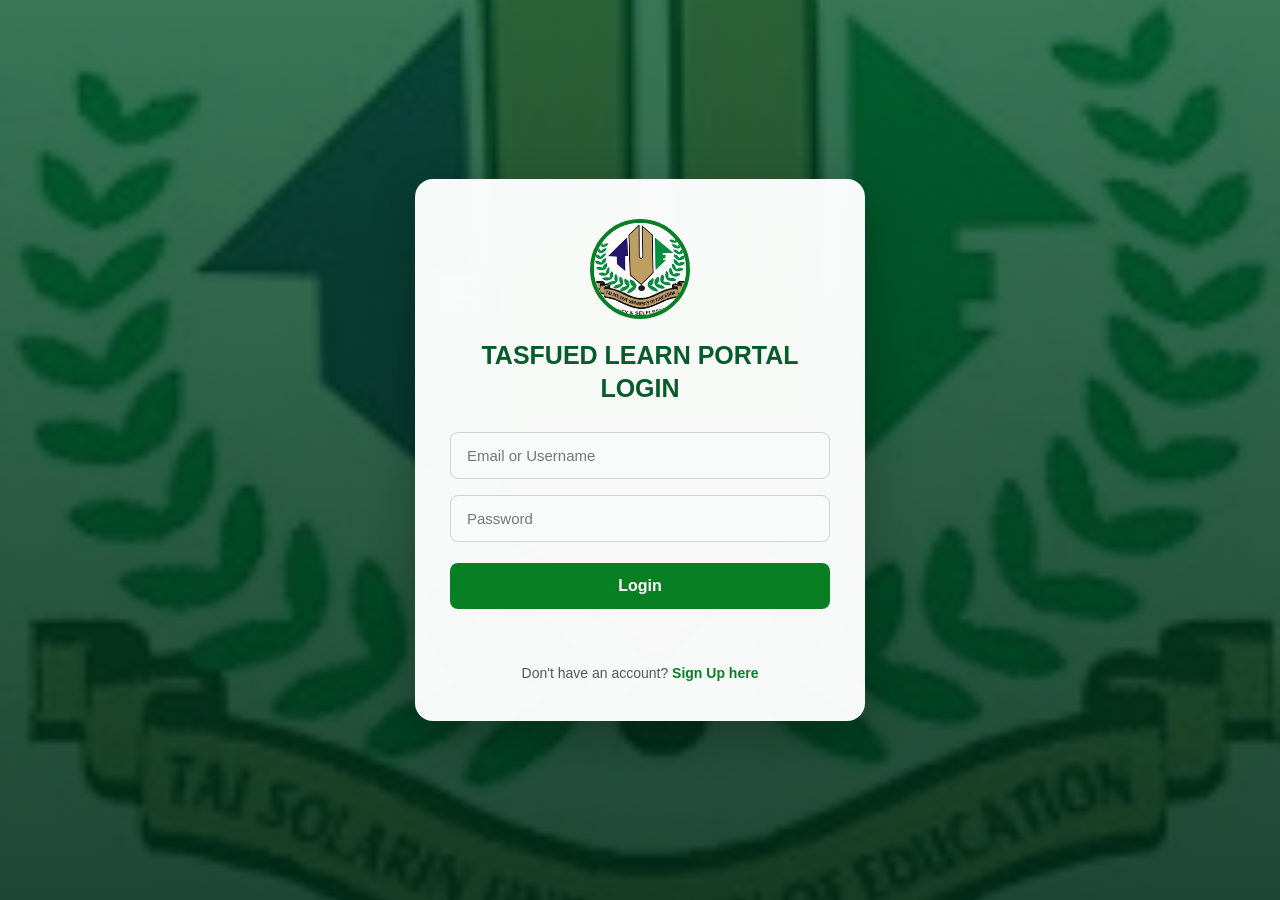
<file: index.html>
<!DOCTYPE html>
<html lang="en">

<head>
    <meta charset="UTF-8">
    <meta name="viewport" content="width=device-width, initial-scale=1.0">

    <title>HTML | TASFUED Learn Portal</title>

    <link rel="stylesheet" href="style.css">
</head>

<body class="course-page">

    <!-- =========================
         SIDEBAR
    ========================== -->

    <aside class="course-sidebar">

        <div class="course-brand">

            <div class="course-brand-logo">
                <img src="tasued.jpg" alt="TASFUED Logo">
            </div>

            <div>
                <h2>TASFUED</h2>
                <span>LEARN PORTAL</span>
            </div>

        </div>


        <nav class="course-navigation">

            <a href="dashboard.html" class="course-nav-link">
                <span>⌂</span>
                Dashboard
            </a>

            <a href="programming.html" class="course-nav-link">
                <span>💻</span>
                Programming
            </a>

            <a href="html.html" class="course-nav-link active">
                <span>🌐</span>
                HTML
            </a>

            <a href="css.html" class="course-nav-link">
                <span>🎨</span>
                CSS
            </a>

            <a href="javascript.html" class="course-nav-link">
                <span>⚡</span>
                JavaScript
            </a>

            <a href="php.html" class="course-nav-link">
                <span>🐘</span>
                PHP
            </a>

            <a href="mysql.html" class="course-nav-link">
                <span>🗄️</span>
                MySQL
            </a>

            <a href="python.html" class="course-nav-link">
                <span>🐍</span>
                Python
            </a>

            <a href="c++.html" class="course-nav-link">
                <span>⚙️</span>
                C++
            </a>

            <a href="quiz.html" class="course-nav-link">
                <span>📝</span>
                Quiz
            </a>

        </nav>


        <div class="course-sidebar-bottom">

            <button onclick="logout()" class="course-logout">
                Logout
            </button>

        </div>

    </aside>


    <!-- =========================
         MAIN AREA
    ========================== -->

    <main class="course-main">

        <!-- HEADER -->

        <header class="course-header">

            <div class="course-header-left">

                <button class="course-menu" onclick="toggleCourseMenu()">
                    ☰
                </button>

                <div>
                    <span class="course-small-title">
                        TASFUED LEARN PORTAL
                    </span>

                    <h1>HTML Course</h1>
                </div>

            </div>


            <div class="course-header-right">

                <div class="course-user-avatar">
                    AB
                </div>

                <div class="course-user-text">
                    <strong>Abdulsalam Basit</strong>
                    <small>Computer Science</small>
                </div>

            </div>

        </header>


        <!-- CONTENT -->

        <section class="course-content">


            <!-- HERO -->

            <div class="html-course-hero">

                <div class="html-hero-content">

                    <span class="html-label">
                        WEB DEVELOPMENT
                    </span>

                    <h2>
                        Learn HTML
                    </h2>

                    <p>
                        Master the foundation of modern web development.
                        Learn how to structure professional websites using
                        HTML5.
                    </p>

                    <a href="#lessons" class="start-course-btn">
                        Start Learning →
                    </a>

                </div>


                <div class="html-logo-box">

                    <div class="html-logo">
                        HTML
                    </div>

                </div>

            </div>


            <!-- COURSE STATISTICS -->

            <div class="course-statistics">

                <div class="course-stat-card">

                    <div class="course-stat-icon">
                        📚
                    </div>

                    <div>
                        <span>LESSONS</span>
                        <strong>10</strong>
                    </div>

                </div>


                <div class="course-stat-card">

                    <div class="course-stat-icon">
                        📝
                    </div>

                    <div>
                        <span>QUIZ QUESTIONS</span>
                        <strong>30</strong>
                    </div>

                </div>


                <div class="course-stat-card">

                    <div class="course-stat-icon">
                        🎯
                    </div>

                    <div>
                        <span>LEVEL</span>
                        <strong>Beginner</strong>
                    </div>

                </div>


                <div class="course-stat-card">

                    <div class="course-stat-icon">
                        ⏱️
                    </div>

                    <div>
                        <span>EST. TIME</span>
                        <strong>4 Hrs</strong>
                    </div>

                </div>

            </div>


            <!-- LESSONS -->

            <div id="lessons" class="course-section">

                <div class="course-section-heading">

                    <div>
                        <span>COURSE CONTENT</span>
                        <h2>HTML Lessons</h2>
                    </div>

                    <span class="lesson-count">
                        10 Lessons
                    </span>

                </div>


                <div class="html-lessons-grid">


                    <a href="#" class="html-lesson-card">

                        <div class="lesson-number">
                            01
                        </div>

                        <div class="lesson-content">

                            <h3>Introduction to HTML</h3>

                            <p>
                                Learn what HTML is and how websites
                                are created.
                            </p>

                            <span>
                                Beginner
                            </span>

                        </div>

                        <div class="lesson-arrow">
                            →
                        </div>

                    </a>


                    <a href="#" class="html-lesson-card">

                        <div class="lesson-number">
                            02
                        </div>

                        <div class="lesson-content">

                            <h3>HTML Document Structure</h3>

                            <p>
                                Understand HTML, head, body and document
                                structure.
                            </p>

                            <span>
                                Beginner
                            </span>

                        </div>

                        <div class="lesson-arrow">
                            →
                        </div>

                    </a>


                    <a href="#" class="html-lesson-card">

                        <div class="lesson-number">
                            03
                        </div>

                        <div class="lesson-content">

                            <h3>HTML Headings & Paragraphs</h3>

                            <p>
                                Learn how to create headings and paragraphs.
                            </p>

                            <span>
                                Beginner
                            </span>

                        </div>

                        <div class="lesson-arrow">
                            →
                        </div>

                    </a>


                    <a href="#" class="html-lesson-card">

                        <div class="lesson-number">
                            04
                        </div>

                        <div class="lesson-content">

                            <h3>Links & Navigation</h3>

                            <p>
                                Create links between pages and websites.
                            </p>

                            <span>
                                Beginner
                            </span>

                        </div>

                        <div class="lesson-arrow">
                            →
                        </div>

                    </a>


                    <a href="#" class="html-lesson-card">

                        <div class="lesson-number">
                            05
                        </div>

                        <div class="lesson-content">

                            <h3>Images & Multimedia</h3>

                            <p>
                                Learn how to add images and media to pages.
                            </p>

                            <span>
                                Beginner
                            </span>

                        </div>

                        <div class="lesson-arrow">
                            →
                        </div>

                    </a>


                    <a href="#" class="html-lesson-card">

                        <div class="lesson-number">
                            06
                        </div>

                        <div class="lesson-content">

                            <h3>HTML Lists</h3>

                            <p>
                                Learn ordered and unordered lists.
                            </p>

                            <span>
                                Beginner
                            </span>

                        </div>

                        <div class="lesson-arrow">
                            →
                        </div>

                    </a>


                    <a href="#" class="html-lesson-card">

                        <div class="lesson-number">
                            07
                        </div>

                        <div class="lesson-content">

                            <h3>HTML Tables</h3>

                            <p>
                                Create structured tables using HTML.
                            </p>

                            <span>
                                Intermediate
                            </span>

                        </div>

                        <div class="lesson-arrow">
                            →
                        </div>

                    </a>


                    <a href="#" class="html-lesson-card">

                        <div class="lesson-number">
                            08
                        </div>

                        <div class="lesson-content">

                            <h3>HTML Forms</h3>

                            <p>
                                Create forms for collecting user information.
                            </p>

                            <span>
                                Intermediate
                            </span>

                        </div>

                        <div class="lesson-arrow">
                            →
                        </div>

                    </a>


                    <a href="#" class="html-lesson-card">

                        <div class="lesson-number">
                            09
                        </div>

                        <div class="lesson-content">

                            <h3>HTML5 Semantic Elements</h3>

                            <p>
                                Learn modern semantic HTML5 elements.
                            </p>

                            <span>
                                Intermediate
                            </span>

                        </div>

                        <div class="lesson-arrow">
                            →
                        </div>

                    </a>


                    <a href="#" class="html-lesson-card">

                        <div class="lesson-number">
                            10
                        </div>

                        <div class="lesson-content">

                            <h3>HTML Best Practices</h3>

                            <p>
                                Learn how to write clean and professional HTML.
                            </p>

                            <span>
                                Advanced
                            </span>

                        </div>

                        <div class="lesson-arrow">
                            →
                        </div>

                    </a>

                </div>

            </div>


            <!-- QUIZ -->

            <div class="html-quiz-card">

                <div>

                    <span>
                        TEST YOUR KNOWLEDGE
                    </span>

                    <h2>
                        Ready for the HTML Quiz?
                    </h2>

                    <p>
                        Test what you have learned with HTML
                        multiple-choice questions.
                    </p>

                </div>

                <a href="quiz.html">
                    Take Quiz →
                </a>

            </div>


        </section>


        <!-- FOOTER -->

        <footer class="course-footer">

            <div>
                <strong>TASFUED LEARN PORTAL</strong>
                <span>Computer Science Learning Platform</span>
            </div>

            <div>
                © 2026 TASFUED Learn Portal
            </div>

        </footer>

    </main>


    <script>

        /* LOGIN PROTECTION */

        if (!localStorage.getItem("currentUser")) {
            window.location.href = "login.html";
        }


        /* LOGOUT */

        function logout() {

            localStorage.removeItem("currentUser");

            window.location.href = "login.html";

        }


        /* MOBILE MENU */

        function toggleCourseMenu() {

            document
                .querySelector(".course-sidebar")
                .classList.toggle("course-sidebar-open");

        }

    </script>

</body>

</html>
</file>
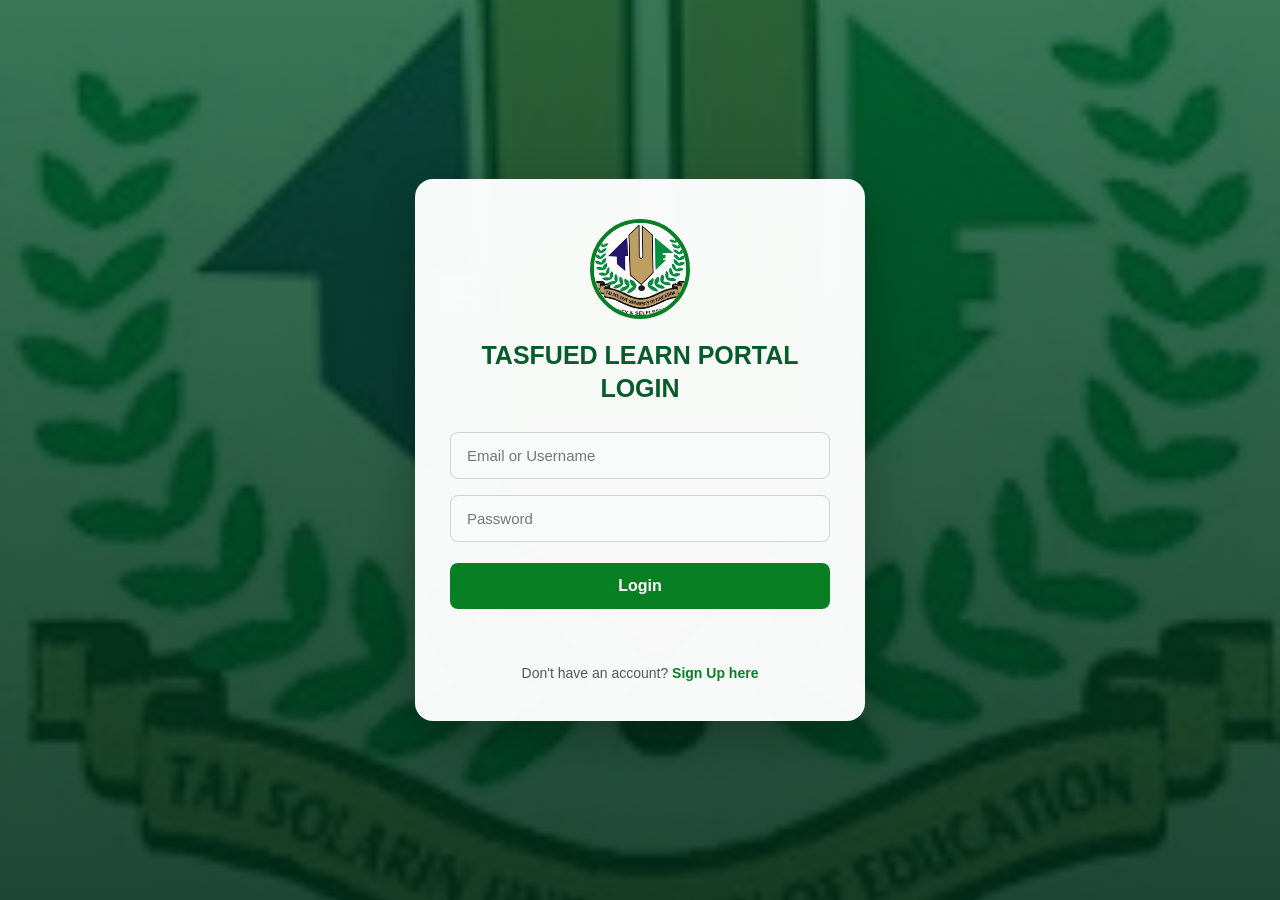
<file: dashboard.html>
<!DOCTYPE html>
<html lang="en">

<head>
    <meta charset="UTF-8">
    <meta name="viewport" content="width=device-width, initial-scale=1.0">

    <title>TASFUED Learn Portal</title>

    <link rel="stylesheet"
        href="https://cdnjs.cloudflare.com/ajax/libs/font-awesome/6.5.2/css/all.min.css">

    <style>

        /* =====================================================
           RESET
        ===================================================== */

        * {
            margin: 0;
            padding: 0;
            box-sizing: border-box;
            font-family: Arial, Helvetica, sans-serif;
        }

        html {
            scroll-behavior: smooth;
        }

        body {
            background: #f4f7f5;
            color: #1e293b;
        }

        button,
        a,
        input,
        select {
            font: inherit;
        }

        button {
            cursor: pointer;
        }

        a {
            text-decoration: none;
        }


        /* =====================================================
           SIDEBAR
        ===================================================== */

        .portal-sidebar {
            width: 270px;
            height: 100vh;
            background: #ffffff;
            border-right: 1px solid #e5e7eb;
            position: fixed;
            left: 0;
            top: 0;
            z-index: 1000;
            display: flex;
            flex-direction: column;
            transition: .3s ease;
        }


        .portal-brand {
            display: flex;
            align-items: center;
            gap: 12px;
            padding: 25px 20px;
            border-bottom: 1px solid #eeeeee;
        }

        .brand-logo {
            width: 48px;
            height: 48px;
            border-radius: 12px;
            overflow: hidden;
        }

        .brand-logo img {
            width: 100%;
            height: 100%;
            object-fit: cover;
        }

        .portal-brand h2 {
            color: #087f23;
            font-size: 20px;
        }

        .portal-brand span {
            font-size: 10px;
            color: #64748b;
            letter-spacing: 1px;
        }


        /* =====================================================
           NAVIGATION
        ===================================================== */

        .portal-navigation {
            padding: 20px 14px;
            overflow-y: auto;
            flex: 1;
        }

        .portal-link {
            display: flex;
            align-items: center;
            gap: 14px;
            padding: 13px 15px;
            margin-bottom: 6px;
            color: #475569;
            border-radius: 10px;
            transition: .2s ease;
        }

        .portal-link:hover {
            background: #ecfdf3;
            color: #087f23;
        }

        .portal-link.active {
            background: #087f23;
            color: white;
        }

        .nav-icon {
            width: 22px;
            text-align: center;
        }


        /* =====================================================
           SIDEBAR BOTTOM
        ===================================================== */

        .sidebar-bottom {
            padding: 15px;
            border-top: 1px solid #eeeeee;
        }

        .portal-help {
            width: 100%;
            border: none;
            background: #f0fdf4;
            padding: 14px;
            border-radius: 12px;
            display: flex;
            align-items: center;
            gap: 12px;
            text-align: left;
            margin-bottom: 10px;
            color: #166534;
        }

        .help-icon {
            width: 35px;
            height: 35px;
            border-radius: 50%;
            background: #087f23;
            color: white;
            display: flex;
            justify-content: center;
            align-items: center;
        }

        .portal-help small {
            display: block;
            color: #64748b;
            margin-top: 3px;
        }

        .sidebar-logout {
            width: 100%;
            padding: 12px;
            border: none;
            background: #fff1f2;
            color: #dc2626;
            border-radius: 10px;
        }


        /* =====================================================
           MAIN
        ===================================================== */

        .portal-main {
            margin-left: 270px;
            min-height: 100vh;
        }


        /* =====================================================
           HEADER
        ===================================================== */

        .portal-header {
            height: 78px;
            background: white;
            border-bottom: 1px solid #e5e7eb;
            display: flex;
            align-items: center;
            justify-content: space-between;
            padding: 0 30px;
            position: sticky;
            top: 0;
            z-index: 900;
        }

        .header-title span {
            color: #64748b;
            font-size: 12px;
        }

        .header-title h1 {
            font-size: 23px;
            margin-top: 3px;
        }

        .header-actions {
            display: flex;
            align-items: center;
            gap: 20px;
        }

        .notification-button {
            width: 42px;
            height: 42px;
            border: none;
            background: #f1f5f9;
            border-radius: 50%;
            position: relative;
        }

        .notification-dot {
            position: absolute;
            top: 8px;
            right: 8px;
            width: 8px;
            height: 8px;
            background: red;
            border-radius: 50%;
        }

        .header-user {
            display: flex;
            align-items: center;
            gap: 10px;
        }

        .header-avatar {
            width: 43px;
            height: 43px;
            border-radius: 50%;
            background: #087f23;
            color: white;
            display: flex;
            justify-content: center;
            align-items: center;
            font-weight: bold;
        }

        .header-user-text strong,
        .header-user-text small {
            display: block;
        }

        .header-user-text small {
            color: #64748b;
            margin-top: 3px;
        }

        .mobile-menu {
            display: none;
            border: none;
            background: #f1f5f9;
            width: 42px;
            height: 42px;
            border-radius: 10px;
        }


        /* =====================================================
           CONTENT
        ===================================================== */

        .portal-content {
            padding: 30px;
            max-width: 1500px;
            margin: auto;
        }


        /* =====================================================
           WELCOME
        ===================================================== */

        .welcome-card {
            background: linear-gradient(135deg, #087f23, #16a34a);
            border-radius: 20px;
            color: white;
            padding: 35px;
            display: flex;
            justify-content: space-between;
            align-items: center;
            overflow: hidden;
        }

        .welcome-label {
            font-size: 12px;
            letter-spacing: 1.5px;
            opacity: .8;
        }

        .welcome-content h2 {
            font-size: 32px;
            margin: 12px 0;
        }

        .welcome-content p {
            max-width: 650px;
            line-height: 1.7;
            opacity: .9;
        }

        .primary-action {
            display: inline-block;
            margin-top: 20px;
            background: white;
            color: #087f23;
            padding: 12px 20px;
            border-radius: 9px;
            font-weight: bold;
            border: none;
        }

        .welcome-decoration {
            position: relative;
            width: 180px;
            height: 180px;
        }

        .welcome-decoration img {
            width: 130px;
            height: 130px;
            object-fit: cover;
            border-radius: 50%;
            position: absolute;
            top: 25px;
            left: 25px;
            border: 5px solid rgba(255,255,255,.4);
        }


        /* =====================================================
           STATISTICS
        ===================================================== */

        .statistics-grid {
            display: grid;
            grid-template-columns: repeat(4, 1fr);
            gap: 18px;
            margin: 25px 0;
        }

        .stat-card {
            background: white;
            padding: 22px;
            border-radius: 15px;
            display: flex;
            align-items: center;
            gap: 15px;
            box-shadow: 0 5px 20px rgba(0,0,0,.04);
        }

        .stat-icon {
            width: 48px;
            height: 48px;
            border-radius: 12px;
            display: flex;
            align-items: center;
            justify-content: center;
            font-size: 20px;
        }

        .green {
            background: #dcfce7;
        }

        .blue {
            background: #dbeafe;
        }

        .orange {
            background: #ffedd5;
        }

        .purple {
            background: #f3e8ff;
        }

        .stat-card span,
        .stat-card strong {
            display: block;
        }

        .stat-card span {
            color: #64748b;
            font-size: 13px;
        }

        .stat-card strong {
            font-size: 22px;
            margin-top: 4px;
        }


        /* =====================================================
           DASHBOARD GRID
        ===================================================== */

        .dashboard-grid {
            display: grid;
            grid-template-columns: 2fr 1fr;
            gap: 22px;
        }

        .dashboard-left,
        .dashboard-right {
            display: flex;
            flex-direction: column;
            gap: 22px;
        }

        .dashboard-card {
            background: white;
            border-radius: 16px;
            padding: 25px;
            box-shadow: 0 5px 20px rgba(0,0,0,.04);
        }

        .card-heading {
            margin-bottom: 22px;
        }

        .section-label {
            color: #087f23;
            font-size: 11px;
            letter-spacing: 1.4px;
            font-weight: bold;
        }

        .card-heading h3,
        .dashboard-card h3 {
            margin-top: 5px;
            font-size: 21px;
        }
        

        /* =====================================================
   LEARNING RESOURCES
===================================================== */

.resources-section {
    width: 100%;
    padding: 30px 0;
}

.resources-heading {
    display: flex;
    justify-content: space-between;
    align-items: center;
    gap: 20px;
    margin-bottom: 25px;
}

.resources-heading h2 {
    margin: 0;
    font-size: 28px;
    color: #087f23;
}

.resources-heading p {
    margin-top: 7px;
    color: #777;
}

.resource-search input {
    width: 280px;
    padding: 13px 16px;
    border: 1px solid #ddd;
    border-radius: 10px;
    outline: none;
}

.resource-search input:focus {
    border-color: #087f23;
}


/* GRID */

.resources-grid {
    display: grid;
    grid-template-columns:
        repeat(2, minmax(0, 1fr));

    gap: 22px;
}


/* CARD */

.resource-card {
    background: #fff;
    border-radius: 16px;
    padding: 22px;
    display: flex;
    gap: 18px;
    border: 1px solid #e9e9e9;
    box-shadow: 0 5px 18px rgba(0,0,0,0.05);
    transition: 0.3s;
}

.resource-card:hover {
    transform: translateY(-4px);
    box-shadow: 0 10px 25px rgba(0,0,0,0.08);
}


/* ICON */

.resource-icon {
    min-width: 58px;
    width: 58px;
    height: 58px;
    border-radius: 14px;
    display: flex;
    justify-content: center;
    align-items: center;
    font-size: 27px;
}

.html-icon {
    background: #fff0ea;
    color: #e44d26;
}

.css-icon {
    background: #edf5ff;
    color: #1572b6;
}

.javascript-icon {
    background: #fff9d9;
    color: #d6a600;
}

.python-icon {
    background: #eef5ff;
    color: #3776ab;
}

.java-icon {
    background: #fff0eb;
    color: #e76f00;
}

.cpp-icon {
    background: #f0f0ff;
    color: #00599c;
}

.mysql-icon {
    background: #fff8e5;
    color: #00758f;
}

.cbt-icon {
    background: #eaf8ee;
    color: #087f23;
}


/* CONTENT */

.resource-content {
    flex: 1;
}

.resource-content h3 {
    margin: 0 0 8px;
    font-size: 20px;
}

.resource-content p {
    color: #777;
    line-height: 1.6;
    margin-bottom: 15px;
}


/* META */

.resource-meta {
    display: flex;
    flex-wrap: wrap;
    gap: 12px;
    margin-bottom: 17px;
}

.resource-meta span {
    font-size: 12px;
    color: #666;
    background: #f6f6f6;
    padding: 7px 10px;
    border-radius: 7px;
}


/* BUTTONS */

.resource-buttons {
    display: flex;
    gap: 9px;
    flex-wrap: wrap;
}

.open-resource-btn,
.download-resource-btn {
    border: none;
    border-radius: 8px;
    padding: 11px 14px;
    cursor: pointer;
    text-decoration: none;
    font-size: 13px;
    display: inline-flex;
    align-items: center;
    justify-content: center;
    gap: 7px;
    transition: 0.2s;
}

.open-resource-btn {
    background: #087f23;
    color: white;
}

.open-resource-btn:hover {
    background: #05651b;
}

.download-resource-btn {
    background: #eef7f0;
    color: #087f23;
}

.download-resource-btn:hover {
    background: #dcefe0;
}

.ai-help-button {
    position: fixed;
    right: 25px;
    bottom: 25px;
    z-index: 9998;
    border: none;
    border-radius: 30px;
    padding: 14px 20px;
    background: #1769aa;
    color: white;
    font-size: 15px;
    cursor: pointer;
    box-shadow: 0 5px 18px rgba(0, 0, 0, 0.25);
}

.ai-help-button:hover {
    background: #0d4f82;
}

.ai-chat-box {
    display: none;
    position: fixed;
    right: 25px;
    bottom: 85px;
    z-index: 9999;
    width: min(390px, calc(100% - 30px));
    height: 560px;
    overflow: hidden;
    border-radius: 14px;
    background: #ffffff;
    box-shadow: 0 8px 30px rgba(0, 0, 0, 0.3);
}

.ai-chat-header {
    display: flex;
    align-items: center;
    justify-content: space-between;
    padding: 16px;
    background: #1769aa;
    color: white;
}

.ai-chat-header strong,
.ai-chat-header small {
    display: block;
}

.ai-chat-header small {
    margin-top: 4px;
    opacity: 0.85;
}

.close-ai-chat {
    border: none;
    background: transparent;
    color: white;
    font-size: 27px;
    cursor: pointer;
}

.ai-messages {
    height: 330px;
    overflow-y: auto;
    padding: 15px;
    background: #f5f7fa;
}

.ai-message {
    max-width: 88%;
    margin-bottom: 12px;
    padding: 10px 13px;
    border-radius: 10px;
    line-height: 1.45;
    white-space: pre-wrap;
}

.bot-message {
    background: #e5eef8;
    color: #222;
}

.user-message {
    margin-left: auto;
    background: #1769aa;
    color: white;
}

.ai-category-buttons {
    display: flex;
    flex-wrap: wrap;
    gap: 6px;
    padding: 10px;
    border-top: 1px solid #ddd;
}

.ai-category-buttons button {
    border: 1px solid #1769aa;
    border-radius: 15px;
    padding: 6px 10px;
    background: white;
    color: #1769aa;
    cursor: pointer;
    font-size: 12px;
}

.ai-category-buttons button:hover {
    background: #1769aa;
    color: white;
}

.ai-input-area {
    display: flex;
    gap: 8px;
    padding: 10px;
    border-top: 1px solid #ddd;
}

.ai-input-area input {
    min-width: 0;
    flex: 1;
    padding: 11px;
    border: 1px solid #ccc;
    border-radius: 6px;
    outline: none;
}

.ai-input-area button {
    width: 45px;
    border: none;
    border-radius: 6px;
    background: #1769aa;
    color: white;
    cursor: pointer;
}

@media (max-width: 500px) {
    .ai-chat-box {
        right: 15px;
        bottom: 80px;
        height: 520px;
    }

    .ai-help-button {
        right: 15px;
        bottom: 15px;
    }
}


/* =====================================================
   PDF MODAL
===================================================== */

.pdf-modal {
    position: fixed;
    inset: 0;
    background: rgba(0,0,0,0.75);
    display: none;
    align-items: center;
    justify-content: center;
    z-index: 9999;
    padding: 20px;
}

.pdf-container {
    width: min(1100px, 100%);
    height: 90vh;
    background: white;
    border-radius: 15px;
    overflow: hidden;
    display: flex;
    flex-direction: column;
}

.pdf-header {
    height: 60px;
    padding: 0 20px;
    display: flex;
    align-items: center;
    justify-content: space-between;
    border-bottom: 1px solid #ddd;
}

.pdf-header h3 {
    margin: 0;
    color: #087f23;
}

.pdf-header button {
    border: none;
    background: transparent;
    font-size: 22px;
    cursor: pointer;
}

#pdfViewer {
    width: 100%;
    height: 100%;
    border: none;
}


/* =====================================================
   CBT MODAL
===================================================== */

.cbt-modal {
    position: fixed;
    inset: 0;
    background: #f3f6f8;
    display: none;
    align-items: center;
    justify-content: center;
    z-index: 10000;
    padding: 20px;
    overflow-y: auto;
}

.cbt-container {
    width: min(900px, 100%);
    background: white;
    border-radius: 18px;
    overflow: hidden;
    box-shadow: 0 15px 50px rgba(0,0,0,0.15);
}


/* HEADER */

.cbt-header {
    background: #087f23;
    color: white;
    padding: 22px 28px;
    display: flex;
    align-items: center;
    justify-content: space-between;
    gap: 20px;
}

.cbt-header h2 {
    margin: 0 0 5px;
}

.cbt-header p {
    margin: 0;
    opacity: 0.85;
}


/* TIMER */

.cbt-timer {
    background: white;
    color: #087f23;
    padding: 12px 18px;
    border-radius: 10px;
    font-size: 20px;
    font-weight: bold;
    min-width: 100px;
    text-align: center;
}

.timer-warning {
    background: #fff0f0;
    color: #d40000;
    animation: timerPulse 1s infinite;
}

@keyframes timerPulse {

    50% {
        transform: scale(1.05);
    }

}


/* PROGRESS */

.cbt-progress-area {
    padding: 20px 28px 5px;
}

.cbt-progress-text {
    display: flex;
    justify-content: space-between;
    margin-bottom: 9px;
    font-size: 14px;
}

.cbt-progress {
    height: 8px;
    background: #e8e8e8;
    border-radius: 20px;
    overflow: hidden;
}

#cbtProgressBar {
    width: 2.5%;
    height: 100%;
    background: #087f23;
    transition: 0.3s;
}


/* QUESTION */

.question-area {
    padding: 35px 28px;
}

.question-number {
    color: #087f23;
    font-weight: bold;
    margin-bottom: 12px;
}

.question-area h3 {
    font-size: 22px;
    line-height: 1.5;
    margin-bottom: 25px;
}


/* ANSWERS */

.answer-options {
    display: grid;
    gap: 12px;
}

.answer-option {
    width: 100%;
    text-align: left;
    padding: 15px;
    border: 2px solid #e5e5e5;
    border-radius: 10px;
    background: white;
    cursor: pointer;
    display: flex;
    align-items: center;
    gap: 13px;
    transition: 0.2s;
    font-size: 15px;
}

.answer-option:hover {
    border-color: #087f23;
    background: #f5fbf6;
}

.answer-option.selected {
    border-color: #087f23;
    background: #eaf8ee;
}

.option-letter {
    min-width: 35px;
    height: 35px;
    border-radius: 50%;
    background: #f1f1f1;
    display: flex;
    justify-content: center;
    align-items: center;
    font-weight: bold;
}

.selected .option-letter {
    background: #087f23;
    color: white;
}


/* NAVIGATION */

.cbt-navigation {
    padding: 20px 28px;
    border-top: 1px solid #eee;
    display: flex;
    gap: 10px;
    justify-content: flex-end;
    flex-wrap: wrap;
}

.cbt-navigation button {
    padding: 12px 17px;
    border: none;
    border-radius: 8px;
    cursor: pointer;
    font-weight: 600;
}

#previousBtn {
    background: #eee;
}

#nextBtn {
    background: #087f23;
    color: white;
}

#submitBtn {
    background: #222;
    color: white;
}

.cbt-navigation button:disabled {
    opacity: 0.4;
    cursor: not-allowed;
}


/* =====================================================
   RESULT
===================================================== */

.result-modal {
    position: fixed;
    inset: 0;
    background: rgba(0,0,0,0.7);
    display: none;
    align-items: center;
    justify-content: center;
    z-index: 11000;
    padding: 20px;
}

.result-container {
    width: min(450px, 100%);
    background: white;
    border-radius: 18px;
    padding: 35px;
    text-align: center;
}

.result-icon {
    width: 75px;
    height: 75px;
    border-radius: 50%;
    background: #eaf8ee;
    color: #087f23;
    margin: auto;
    display: flex;
    align-items: center;
    justify-content: center;
    font-size: 38px;
}

.result-container h2 {
    margin-top: 20px;
}

.score-box {
    margin: 25px 0;
    padding: 20px;
    border-radius: 12px;
    background: #f5f8f6;
}

.score-box span {
    display: block;
    color: #777;
}

.score-box strong {
    display: block;
    color: #087f23;
    font-size: 40px;
    margin: 8px 0;
}

.score-box small {
    font-size: 20px;
    font-weight: bold;
}

.result-buttons {
    display: flex;
    gap: 10px;
}

.result-buttons button {
    flex: 1;
    border: none;
    padding: 12px;
    border-radius: 8px;
    cursor: pointer;
    background: #087f23;
    color: white;
}


/* =====================================================
   MOBILE
===================================================== */

@media (max-width: 800px) {

    .resources-heading {
        flex-direction: column;
        align-items: stretch;
    }

    .resource-search input {
        width: 100%;
        box-sizing: border-box;
    }

    .resources-grid {
        grid-template-columns: 1fr;
    }

    .resource-card {
        padding: 18px;
    }

    .cbt-header {
        flex-direction: column;
        align-items: stretch;
    }

    .cbt-timer {
        width: auto;
    }

}


@media (max-width: 500px) {

    .resource-card {
        flex-direction: column;
    }

    .resource-icon {
        width: 52px;
        min-width: 52px;
        height: 52px;
    }

    .resource-buttons {
        flex-direction: column;
    }

    .open-resource-btn,
    .download-resource-btn {
        width: 100%;
        box-sizing: border-box;
    }

    .cbt-modal {
        padding: 0;
    }

    .cbt-container {
        min-height: 100vh;
        border-radius: 0;
    }

    .question-area {
        padding: 25px 18px;
    }

    .cbt-progress-area {
        padding-left: 18px;
        padding-right: 18px;
    }

    .cbt-navigation {
        padding: 15px;
    }

    .cbt-navigation button {
        flex: 1;
    }

    #submitBtn {
        flex-basis: 100%;
    }

    .result-buttons {
        flex-direction: column;
    }

}

        /* =====================================================
           PROFILE
        ===================================================== */

        .profile-layout {
            display: flex;
            gap: 25px;
        }

        .large-avatar {
            min-width: 90px;
            height: 90px;
            background: #087f23;
            color: white;
            border-radius: 50%;
            display: flex;
            align-items: center;
            justify-content: center;
            font-size: 25px;
            font-weight: bold;
        }

        .profile-details h2 {
            font-size: 22px;
        }

        .profile-course {
            color: #087f23;
            margin: 6px 0 20px;
        }

        .profile-information {
            display: grid;
            grid-template-columns: repeat(2, 1fr);
            gap: 15px;
        }

        .profile-information span,
        .profile-information strong {
            display: block;
        }

        .profile-information span {
            color: #64748b;
            font-size: 12px;
            margin-bottom: 5px;
        }

        .profile-information strong {
            font-size: 14px;
        }


        /* =====================================================
           EDUCATION / EXPERIENCE
        ===================================================== */

        .education-item {
            display: flex;
            gap: 15px;
            padding-bottom: 25px;
            margin-bottom: 25px;
            border-bottom: 1px solid #eeeeee;
        }

        .education-item:last-child {
            border-bottom: none;
            margin-bottom: 0;
        }

        .education-marker {
            min-width: 45px;
            height: 45px;
            border-radius: 12px;
            background: #ecfdf3;
            display: flex;
            justify-content: center;
            align-items: center;
        }

        .education-date {
            font-size: 11px;
            color: #087f23;
            font-weight: bold;
        }

        .education-content h4 {
            margin: 6px 0;
        }

        .education-content p {
            color: #087f23;
            margin-bottom: 7px;
        }

        .education-content small {
            color: #64748b;
            line-height: 1.6;
        }

        .experience-text p {
            line-height: 1.7;
            color: #64748b;
        }

        .experience-list {
            display: grid;
            grid-template-columns: repeat(2, 1fr);
            gap: 12px;
            margin-top: 20px;
        }

        .experience-list span {
            background: #f0fdf4;
            padding: 10px;
            border-radius: 8px;
            color: #166534;
        }

        
        .cbt-modal {
    display: none;
    position: fixed;
    inset: 0;
    z-index: 9999;
    background: rgba(0, 0, 0, 0.75);
    padding: 30px 15px;
    overflow-y: auto;
}

.cbt-container {
    width: min(700px, 100%);
    margin: auto;
    padding: 25px;
    border-radius: 12px;
    background: #ffffff;
    color: #222;
}

.cbt-header {
    display: flex;
    justify-content: space-between;
    align-items: center;
    gap: 15px;
    margin-bottom: 25px;
}

#timer {
    padding: 10px 15px;
    border-radius: 6px;
    background: #dc3545;
    color: white;
    font-weight: bold;
}

#questionNumber {
    margin-bottom: 10px;
    color: #555;
    font-weight: bold;
}

#questionText {
    margin-bottom: 20px;
    font-size: 1.2rem;
    font-weight: bold;
}

.answer-option {
    display: block;
    margin: 12px 0;
    padding: 12px;
    border: 1px solid #ddd;
    border-radius: 7px;
    cursor: pointer;
}

.answer-option:hover {
    background: #f0f6ff;
}

.answer-option input {
    margin-right: 10px;
}

.cbt-controls {
    display: flex;
    flex-wrap: wrap;
    gap: 10px;
    margin-top: 25px;
}

.cbt-controls button {
    padding: 10px 15px;
    border: none;
    border-radius: 6px;
    cursor: pointer;
    background: #1769aa;
    color: white;
}

.cbt-controls button:hover {
    background: #0d4f82;
}

#cbtResult {
    margin-top: 20px;
    font-size: 1.2rem;
    font-weight: bold;
}


        /* =====================================================
           QUICK ACTION
        ===================================================== */

        .quiz-action {
            display: flex;
            align-items: center;
            gap: 12px;
            background: #f0fdf4;
            padding: 15px;
            border-radius: 12px;
            color: #166534;
        }

        .quiz-icon {
            width: 40px;
            height: 40px;
            background: #087f23;
            color: white;
            border-radius: 10px;
            display: flex;
            align-items: center;
            justify-content: center;
        }

        .quiz-action strong,
        .quiz-action span {
            display: block;
        }

        .quiz-action span {
            font-size: 12px;
            margin-top: 4px;
            color: #64748b;
        }

        .quiz-action b {
            margin-left: auto;
        }

        .secondary-action {
            display: block;
            margin-top: 12px;
            border: 1px solid #087f23;
            color: #087f23;
            text-align: center;
            padding: 12px;
            border-radius: 9px;
        }


        /* =====================================================
           RESOURCES
        ===================================================== */

        .resources-grid {
            display: grid;
            grid-template-columns: repeat(3, 1fr);
            gap: 15px;
        }

        .resource-card {
            border: 1px solid #e5e7eb;
            border-radius: 13px;
            padding: 18px;
            transition: .2s;
        }

        .resource-card:hover {
            transform: translateY(-3px);
            box-shadow: 0 8px 25px rgba(0,0,0,.07);
        }

        .resource-icon {
            width: 45px;
            height: 45px;
            background: #ecfdf3;
            color: #087f23;
            border-radius: 10px;
            display: flex;
            align-items: center;
            justify-content: center;
            margin-bottom: 12px;
            font-size: 19px;
        }

        .resource-card h4 {
            margin-bottom: 7px;
        }

        .resource-card p {
            color: #64748b;
            font-size: 13px;
            line-height: 1.5;
            margin-bottom: 13px;
        }

        .resource-button {
            width: 100%;
            border: none;
            background: #087f23;
            color: white;
            padding: 10px;
            border-radius: 8px;
        }

/* =====================================================
   LEARNING RESOURCES
===================================================== */

.resource-intro {
    color: #64748b;
    margin-top: 8px;
    line-height: 1.6;
    font-size: 14px;
}


.resources-grid {
    display: grid;
    grid-template-columns:
        repeat(2, minmax(0, 1fr));

    gap: 18px;
}


.resource-card {
    border: 1px solid #e2e8f0;
    border-radius: 15px;
    padding: 20px;
    transition: .25s ease;
    background: #ffffff;
}


.resource-card:hover {
    transform: translateY(-4px);
    box-shadow:
        0 10px 30px rgba(0, 0, 0, .08);

    border-color: #087f23;
}


.resource-icon {
    width: 50px;
    height: 50px;

    display: flex;
    align-items: center;
    justify-content: center;

    background: #ecfdf3;
    color: #087f23;

    border-radius: 12px;

    font-size: 23px;

    margin-bottom: 15px;
}


.resource-card h4 {
    font-size: 17px;
    margin-bottom: 8px;
}


.resource-card p {
    color: #64748b;
    font-size: 13px;
    line-height: 1.6;
    min-height: 62px;
}


.resource-actions {
    display: flex;
    gap: 8px;
    margin-top: 18px;
}


.resource-button {
    flex: 1;

    display: flex;
    align-items: center;
    justify-content: center;
    gap: 7px;

    background: #087f23;
    color: white;

    padding: 11px;
    border-radius: 8px;

    font-size: 13px;
    font-weight: bold;

    transition: .2s;
}


.resource-button:hover {
    background: #066b1d;
}


.resource-download {
    width: 44px;

    display: flex;
    align-items: center;
    justify-content: center;

    border: 1px solid #087f23;
    color: #087f23;

    border-radius: 8px;

    transition: .2s;
}


.resource-download:hover {
    background: #ecfdf3;
}


/* MOBILE */

@media (max-width: 800px) {

    .resources-grid {
        grid-template-columns: 1fr;
    }

}


@media (max-width: 450px) {

    .resource-card {
        padding: 16px;
    }

    .resource-card p {
        min-height: auto;
    }

}


        /* =====================================================
           SECURITY
        ===================================================== */

        .security-item {
            display: flex;
            align-items: center;
            justify-content: space-between;
            padding: 17px 0;
            border-bottom: 1px solid #eeeeee;
            gap: 20px;
        }

        .security-item:last-child {
            border-bottom: none;
        }

        .security-item strong,
        .security-item span {
            display: block;
        }

        .security-item span {
            color: #64748b;
            font-size: 13px;
            margin-top: 5px;
        }

        .security-button {
            border: 1px solid #087f23;
            background: white;
            color: #087f23;
            padding: 9px 14px;
            border-radius: 8px;
            white-space: nowrap;
        }

        .toggle {
            width: 48px;
            height: 25px;
            border-radius: 20px;
            background: #cbd5e1;
            border: none;
            position: relative;
        }

        .toggle::after {
            content: "";
            width: 19px;
            height: 19px;
            background: white;
            position: absolute;
            top: 3px;
            left: 4px;
            border-radius: 50%;
            transition: .2s;
        }

        .toggle.enabled {
            background: #087f23;
        }

        .toggle.enabled::after {
            left: 25px;
        }


        /* =====================================================
           SUPPORT
        ===================================================== */

        .support-grid {
            display: grid;
            grid-template-columns: repeat(3, 1fr);
            gap: 15px;
        }

        .support-button {
            border: 1px solid #e5e7eb;
            background: white;
            padding: 20px;
            border-radius: 12px;
            text-align: left;
            transition: .2s;
        }

        .support-button:hover {
            border-color: #087f23;
            background: #f0fdf4;
        }

        .support-button i {
            color: #087f23;
            font-size: 22px;
            margin-bottom: 12px;
        }

        .support-button strong,
        .support-button span {
            display: block;
        }

        .support-button span {
            color: #64748b;
            font-size: 12px;
            margin-top: 5px;
        }


        /* =====================================================
           MODALS
        ===================================================== */

        .modal-overlay {
            position: fixed;
            inset: 0;
            background: rgba(0,0,0,.55);
            display: none;
            justify-content: center;
            align-items: center;
            padding: 20px;
            z-index: 3000;
        }

        .modal-overlay.show {
            display: flex;
        }

        .modal {
            background: white;
            width: 100%;
            max-width: 500px;
            border-radius: 18px;
            padding: 28px;
            position: relative;
            max-height: 90vh;
            overflow-y: auto;
        }

        .modal-close {
            position: absolute;
            right: 18px;
            top: 15px;
            width: 35px;
            height: 35px;
            border: none;
            background: #f1f5f9;
            border-radius: 50%;
            font-size: 20px;
        }

        .modal h2 {
            margin-bottom: 10px;
        }

        .modal p {
            color: #64748b;
            line-height: 1.6;
        }

        .modal-form {
            margin-top: 20px;
        }

        .modal-form label {
            display: block;
            margin: 13px 0 6px;
            font-size: 13px;
            font-weight: bold;
        }

        .modal-form input,
        .modal-form textarea {
            width: 100%;
            padding: 12px;
            border: 1px solid #cbd5e1;
            border-radius: 8px;
            outline: none;
        }

        .modal-form textarea {
            min-height: 120px;
            resize: vertical;
        }

        .modal-submit {
            width: 100%;
            margin-top: 18px;
            border: none;
            background: #087f23;
            color: white;
            padding: 13px;
            border-radius: 9px;
        }


        /* =====================================================
           NOTIFICATION
        ===================================================== */

        .notification-panel {
            position: fixed;
            top: 88px;
            right: 30px;
            width: 330px;
            background: white;
            border-radius: 14px;
            box-shadow: 0 15px 40px rgba(0,0,0,.15);
            padding: 20px;
            z-index: 2000;
            display: none;
        }

        .notification-panel.show {
            display: block;
        }

        .notification-panel h3 {
            margin-bottom: 15px;
        }

        .notification-item {
            padding: 12px 0;
            border-bottom: 1px solid #eeeeee;
        }

        .notification-item:last-child {
            border-bottom: none;
        }

        .notification-item strong,
        .notification-item span {
            display: block;
        }

        .notification-item span {
            color: #64748b;
            font-size: 12px;
            margin-top: 4px;
        }


        /* =====================================================
           SEARCH
        ===================================================== */

        .search-box {
            margin: 25px 0;
            position: relative;
        }

        .search-box i {
            position: absolute;
            left: 15px;
            top: 14px;
            color: #94a3b8;
        }

        .search-box input {
            width: 100%;
            border: 1px solid #e2e8f0;
            background: white;
            padding: 13px 15px 13px 42px;
            border-radius: 10px;
            outline: none;
        }


        /* =====================================================
           FOOTER
        ===================================================== */

        .portal-footer {
            background: white;
            border-top: 1px solid #e5e7eb;
            padding: 25px 30px;
            margin-top: 30px;
            display: flex;
            justify-content: space-between;
            gap: 20px;
        }

        .portal-footer strong,
        .portal-footer span {
            display: block;
        }

        .portal-footer span {
            color: #64748b;
            font-size: 12px;
            margin-top: 5px;
        }

        .portal-footer p {
            color: #64748b;
            font-size: 13px;
        }


        /* =====================================================
           DARK MODE
        ===================================================== */

        body.dark-mode {
            background: #0f172a;
            color: #e2e8f0;
        }

        body.dark-mode .portal-sidebar,
        body.dark-mode .portal-header,
        body.dark-mode .dashboard-card,
        body.dark-mode .stat-card,
        body.dark-mode .portal-footer,
        body.dark-mode .modal,
        body.dark-mode .notification-panel,
        body.dark-mode .resource-card,
        body.dark-mode .support-button {
            background: #1e293b;
            color: #e2e8f0;
            border-color: #334155;
        }

        body.dark-mode .portal-link {
            color: #cbd5e1;
        }

        body.dark-mode .portal-link:hover {
            background: #334155;
        }

        body.dark-mode .profile-information span,
        body.dark-mode .education-content small,
        body.dark-mode .experience-text p,
        body.dark-mode .resource-card p,
        body.dark-mode .support-button span,
        body.dark-mode .security-item span,
        body.dark-mode .portal-footer span,
        body.dark-mode .portal-footer p {
            color: #94a3b8;
        }

        body.dark-mode .search-box input,
        body.dark-mode .notification-button,
        body.dark-mode .security-button,
        body.dark-mode .modal-close {
            background: #334155;
            color: white;
        }


        /* =====================================================
           MOBILE
        ===================================================== */

        @media (max-width: 1100px) {

            .statistics-grid {
                grid-template-columns: repeat(2, 1fr);
            }

            .dashboard-grid {
                grid-template-columns: 1fr;
            }

            .resources-grid {
                grid-template-columns: repeat(2, 1fr);
            }

        }


        @media (max-width: 800px) {

            .portal-sidebar {
                transform: translateX(-100%);
            }

            .portal-sidebar.sidebar-open {
                transform: translateX(0);
                box-shadow: 10px 0 30px rgba(0,0,0,.15);
            }

            .portal-main {
                margin-left: 0;
            }

            .mobile-menu {
                display: block;
            }

            .portal-header {
                padding: 0 15px;
                gap: 10px;
            }

            .header-title {
                flex: 1;
                margin-left: 10px;
            }

            .header-user-text {
                display: none;
            }

            .portal-content {
                padding: 18px;
            }

            .welcome-card {
                padding: 25px;
            }

            .welcome-content h2 {
                font-size: 25px;
            }

            .welcome-decoration {
                display: none;
            }

            .support-grid {
                grid-template-columns: 1fr;
            }

            .notification-panel {
                right: 15px;
                left: 15px;
                width: auto;
            }

        }


        @media (max-width: 600px) {

            .statistics-grid {
                grid-template-columns: 1fr;
            }

            .resources-grid {
                grid-template-columns: 1fr;
            }

            .profile-layout {
                flex-direction: column;
            }

            .large-avatar {
                width: 80px;
                min-width: 80px;
            }

            .profile-information {
                grid-template-columns: 1fr;
            }

            .experience-list {
                grid-template-columns: 1fr;
            }

            .dashboard-card {
                padding: 18px;
            }

            .welcome-card {
                padding: 22px;
            }

            .welcome-content p {
                font-size: 13px;
            }

            .portal-footer {
                flex-direction: column;
                padding: 20px;
            }

            .security-item {
                align-items: flex-start;
                flex-direction: column;
            }

            .header-title span {
                display: none;
            }

            .header-title h1 {
                font-size: 18px;
            }

        }

    </style>
</head>


<body>


<!-- =========================================================
     SIDEBAR
========================================================= -->

<aside class="portal-sidebar" id="portalSidebar">

    <div class="portal-brand">

        <div class="brand-logo">
            <img src="tasued.jpg" alt="TASFUED">
        </div>

        <div>
            <h2>TASFUED</h2>
            <span>LEARN PORTAL</span>
        </div>

    </div>


    <nav class="portal-navigation">

        <a href="#" class="portal-link active">
            <span class="nav-icon">⌂</span>
            <span>Dashboard</span>
        </a>

        <a href="programming.html" class="portal-link">
            <span class="nav-icon">▣</span>
            <span>My Courses</span>
        </a>

        <a href="quiz.html" class="portal-link">
            <span class="nav-icon">✓</span>
            <span>Take Quiz</span>
        </a>

        <a href="#resources" class="portal-link">
            <span class="nav-icon">📖</span>
            <span>Learning Resources</span>
        </a>

        <a href="#education" class="portal-link">
            <span class="nav-icon">🎓</span>
            <span>Education</span>
        </a>

        <a href="#experience" class="portal-link">
            <span class="nav-icon">💼</span>
            <span>SIWES</span>
        </a>

        <a href="#profile" class="portal-link">
            <span class="nav-icon">◉</span>
            <span>My Profile</span>
        </a>

        <a href="#security" class="portal-link">
            <span class="nav-icon">🔐</span>
            <span>Account & Security</span>
        </a>

    </nav>


    <div class="sidebar-bottom">

        <button class="portal-help" onclick="openSupport()">

            <div class="help-icon">
                ?
            </div>

            <div>
                <strong>Need Help?</strong>
                <small>Contact support</small>
            </div>

        </button>


        <button class="sidebar-logout" onclick="logout()">
            ⇥ &nbsp; Logout
        </button>

    </div>

</aside>



<!-- =========================================================
     MAIN
========================================================= -->

<main class="portal-main">


    <!-- HEADER -->

    <header class="portal-header">

        <button class="mobile-menu" onclick="toggleSidebar()">
            ☰
        </button>


        <div class="header-title">

            <span>Student Portal</span>

            <h1>Dashboard</h1>

        </div>


        <div class="header-actions">

            <button
                class="notification-button"
                onclick="toggleNotifications()">

                🔔

                <span class="notification-dot"></span>

            </button>


            <button
                class="notification-button"
                onclick="toggleDarkMode()">

                🌙

            </button>


            <div class="header-user">

                <div
                    class="header-avatar"
                    id="headerAvatar">
                    U
                </div>

                <div class="header-user-text">

                    <strong id="headerName">
                        Student
                    </strong>

                    <small id="headerEmail">
                        student@email.com
                    </small>

                </div>

            </div>

        </div>

    </header>



    <!-- NOTIFICATION PANEL -->

    <div
        class="notification-panel"
        id="notificationPanel">

        <h3>Notifications</h3>

        <div class="notification-item">

            <strong>New Learning Material</strong>

            <span>
                JavaScript learning material has been added.
            </span>

        </div>

        <div class="notification-item">

            <strong>Quiz Available</strong>

            <span>
                A new programming quiz is available.
            </span>

        </div>

        <div class="notification-item">

            <strong>Keep Learning</strong>

            <span>
                Continue your courses to improve your progress.
            </span>

        </div>

    </div>



    <!-- CONTENT -->

    <section class="portal-content">


        <!-- SEARCH -->

        <div class="search-box">

            <i class="fa-solid fa-magnifying-glass"></i>

            <input
                type="text"
                id="portalSearch"
                placeholder="Search courses, resources and portal sections..."
                oninput="searchPortal()">

        </div>



        <!-- WELCOME -->

        <div class="welcome-card">

            <div class="welcome-content">

                <span class="welcome-label">
                    STUDENT DASHBOARD
                </span>

                <h2 id="displayName">
                    Welcome, Student!
                </h2>

                <p>
                    Continue learning, improve your skills and
                    track your academic progress from your dashboard.
                </p>

                <a
                    href="programming.html"
                    class="primary-action">
                    Explore Courses →
                </a>

            </div>


            <div class="welcome-decoration">

                <img
                    src="tasued.jpg"
                    alt="TASFUED Logo">

            </div>

        </div>



        <!-- STATISTICS -->

        <div class="statistics-grid">

            <div class="stat-card">

                <div class="stat-icon green">
                    📚
                </div>

                <div>
                    <span>Courses</span>
                    <strong>08</strong>
                </div>

            </div>


            <div class="stat-card">

                <div class="stat-icon blue">
                    ✓
                </div>

                <div>
                    <span>Quizzes</span>
                    <strong>01</strong>
                </div>

            </div>


            <div class="stat-card">

                <div class="stat-icon orange">
                    ◈
                </div>

                <div>
                    <span>Skills</span>
                    <strong>08</strong>
                </div>

            </div>


            <div class="stat-card">

                <div class="stat-icon purple">
                    🎓
                </div>

                <div>
                    <span>Program</span>
                    <strong>B.Sc</strong>
                </div>

            </div>

        </div>



        <!-- MAIN GRID -->

        <div class="dashboard-grid">


            <!-- LEFT -->

            <div class="dashboard-left">


                <!-- PROFILE -->

                <section
                    class="dashboard-card profile-card"
                    id="profile">

                    <div class="card-heading">

                        <span class="section-label">
                            PROFILE
                        </span>

                        <h3>Student Information</h3>

                    </div>


                    <div class="profile-layout">

                        <div
                            class="large-avatar"
                            id="largeAvatar">
                            AB
                        </div>


                        <div class="profile-details">

                            <h2 id="profileName">
                                Student
                            </h2>

                            <p class="profile-course">
                                Computer Science Student
                            </p>


                            <div class="profile-information">

                                <div>
                                    <span>Matric Number</span>
                                    <strong>20240214076</strong>
                                </div>

                                <div>
                                    <span>University</span>
                                    <strong>TASFUED</strong>
                                </div>

                                <div>
                                    <span>Location</span>
                                    <strong>Ogun, Nigeria</strong>
                                </div>

                                <div>
                                    <span>Email</span>
                                    <strong id="profileEmail">
                                        student@email.com
                                    </strong>
                                </div>

                            </div>

                        </div>

                    </div>

                </section>


                <!-- EDUCATION -->

                <section
                    class="dashboard-card"
                    id="education">

                    <div class="card-heading">

                        <span class="section-label">
                            ACADEMIC
                        </span>

                        <h3>Education</h3>

                    </div>


                    <div class="education-item">

                        <div class="education-marker">
                            🎓
                        </div>

                        <div class="education-content">

                            <span class="education-date">
                                2024 — PRESENT
                            </span>

                            <h4>
                                Tai Solarin Federal University
                                of Education
                            </h4>

                            <p>
                                B.Sc Computer Science
                            </p>

                            <small>
                                Relevant Courses: Web Development,
                                Data Structures, Database Systems
                                and Software Engineering.
                            </small>

                        </div>

                    </div>


                    <div class="education-item">

                        <div class="education-marker">
                            💼
                        </div>

                        <div class="education-content">

                            <span class="education-date">
                                2025 — 2026
                            </span>

                            <h4>
                                Gateway Polytechnic, Saapade
                            </h4>

                            <p>
                                SIWES — Software Development
                            </p>

                            <small>
                                Industrial training and practical
                                software development experience.
                            </small>

                        </div>

                    </div>

                </section>



                <!-- SIWES -->

                <section
                    class="dashboard-card"
                    id="experience">

                    <div class="card-heading">

                        <span class="section-label">
                            EXPERIENCE
                        </span>

                        <h3>SIWES Experience</h3>

                    </div>


                    <div class="experience-text">

                        <p>
                            During my Students Industrial Work
                            Experience Scheme, I have gained
                            practical experience in:
                        </p>


                        <div class="experience-list">

                            <span>✓ Web Development</span>
                            <span>✓ HTML & CSS</span>
                            <span>✓ JavaScript</span>
                            <span>✓ PHP Development</span>
                            <span>✓ MySQL Database</span>
                            <span>✓ Python Programming</span>
                            <span>✓ Debugging</span>
                            <span>✓ Problem Solving</span>

                        </div>

                    </div>

                </section>



                <!-- SECURITY -->

                <section
                    class="dashboard-card"
                    id="security">

                    <div class="card-heading">

                        <span class="section-label">
                            SECURITY
                        </span>

                        <h3>Account & Security</h3>

                    </div>


                    <div class="security-item">

                        <div>

                            <strong>Password</strong>

                            <span>
                                Change your account password
                            </span>

                        </div>

                        <button
                            class="security-button"
                            onclick="openPasswordModal()">

                            Change Password

                        </button>

                    </div>


                    <div class="security-item">

                        <div>

                            <strong>Email Address</strong>

                            <span id="securityEmail">
                                student@email.com
                            </span>

                        </div>

                        <button
                            class="security-button"
                            onclick="openEmailModal()">

                            Change Email

                        </button>

                    </div>


                    <div class="security-item">

                        <div>

                            <strong>Two-Factor Authentication</strong>

                            <span>
                                Add an extra layer of account security
                            </span>

                        </div>

                        <button
                            class="toggle"
                            id="twoFactorToggle"
                            onclick="toggleTwoFactor()">
                        </button>

                    </div>


                    <div class="security-item">

                        <div>

                            <strong>Login Sessions</strong>

                            <span>
                                Manage your current login session
                            </span>

                        </div>

                        <button
                            class="security-button"
                            onclick="logout()">

                            Logout

                        </button>

                    </div>

                </section>

            </div>



            <!-- RIGHT -->

            <aside class="dashboard-right">


                <!-- QUICK ACTION -->

                <section class="dashboard-card">

                    <div class="card-heading">

                        <span class="section-label">
                            QUICK ACTION
                        </span>

                        <h3>Get Started</h3>

                    </div>


                    <a
                        href="quiz.html"
                        class="quiz-action">

                        <div class="quiz-icon">
                            ✓
                        </div>

                        <div>

                            <strong>Take a Quiz</strong>

                            <span>
                                Test your programming knowledge
                            </span>

                        </div>

                        <b>→</b>

                    </a>


                    <a
                        href="programming.html"
                        class="secondary-action">

                        Learn Programming →

                    </a>

                </section>



                <!-- SUPPORT -->

                <section class="dashboard-card">

                    <div class="card-heading">

                        <span class="section-label">
                            SUPPORT
                        </span>

                        <h3>Student Support</h3>

                    </div>


                    <div class="support-grid">


                        <button
                            class="support-button"
                            onclick="openEmailSupport()">

                            <i class="fa-solid fa-envelope"></i>

                            <strong>Email Support</strong>

                            <span>
                                Send us a message
                            </span>

                        </button>


                        <button
                            class="support-button"
                            onclick="openCallSupport()">

                            <i class="fa-solid fa-phone"></i>

                            <strong>Call Support</strong>

                            <span>
                                Speak with support
                            </span>

                        </button>


                        <button
                            class="support-button"
                            onclick="openFAQ()">

                            <i class="fa-solid fa-circle-question"></i>

                            <strong>FAQ</strong>

                            <span>
                                Frequently asked questions
                            </span>

                        </button>


                        <button
                            class="support-button"
                            onclick="openProblemReport()">

                            <i class="fa-solid fa-bug"></i>

                            <strong>Report Problem</strong>

                            <span>
                                Report a portal issue
                            </span>

                        </button>


                        <button
                            class="support-button"
                            onclick="openCourseHelp()">

                            <i class="fa-solid fa-book"></i>

                            <strong>Course Help</strong>

                            <span>
                                Get help with courses
                            </span>

                        </button>


                        <button
                            class="support-button"
                            onclick="openAccountHelp()">

                            <i class="fa-solid fa-user-lock"></i>

                            <strong>Account Help</strong>

                            <span>
                                Login and account assistance
                            </span>

                        </button>

                    </div>

                </section>



                <!-- ABOUT -->

                <section class="dashboard-card">

                    <span class="section-label">
                        ABOUT ME
                    </span>

                    <h3>My Goal</h3>

                    <p style="line-height:1.7;color:#64748b;margin-top:10px;">

                        My goal is to become a Full-Stack Web
                        Developer who creates responsive,
                        user-friendly and secure web applications.

                    </p>

                </section>



                <!-- NOTICE -->

                <section class="dashboard-card">

                    <span class="section-label">
                        PORTAL NOTICE
                    </span>

                    <h3>Keep Learning</h3>

                    <p style="line-height:1.7;color:#64748b;margin-top:10px;">

                        Explore your courses and complete quizzes
                        to improve your programming skills.

                    </p>

                </section>

            </aside>

        </div>

    </section>



    <!-- FOOTER -->

    <footer class="portal-footer">

        <div>

            <strong>
                TASFUED LEARN PORTAL
            </strong>

            <span>
                Student Learning Management Portal
            </span>

        </div>

        <p>
            © 2026 TASFUED Learn Portal
        </p>

    </footer>

</main>



<!-- =========================================================
     SUPPORT MODAL
========================================================= -->

<div
    class="modal-overlay"
    id="supportModal">

    <div class="modal">

        <button
            class="modal-close"
            onclick="closeModal('supportModal')">
            ×
        </button>

        <h2 id="supportTitle">
            Student Support
        </h2>

        <p id="supportDescription">
            How can we help you?
        </p>


        <div class="modal-form">

            <label>Your Name</label>

            <input
                type="text"
                id="supportName"
                placeholder="Enter your name">


            <label>Your Message</label>

            <textarea
                id="supportMessage"
                placeholder="Describe your issue..."></textarea>


            <button
                class="modal-submit"
                onclick="sendSupportMessage()">

                Send Message

            </button>

        </div>

    </div>

</div>



<!-- =========================================================
     PASSWORD MODAL
========================================================= -->

<div
    class="modal-overlay"
    id="passwordModal">

    <div class="modal">

        <button
            class="modal-close"
            onclick="closeModal('passwordModal')">
            ×
        </button>

        <h2>Change Password</h2>

        <p>
            Enter a new password for your account.
        </p>


        <div class="modal-form">

            <label>Current Password</label>

            <input
                type="password"
                id="currentPassword"
                placeholder="Current password">


            <label>New Password</label>

            <input
                type="password"
                id="newPassword"
                placeholder="New password">


            <label>Confirm Password</label>

            <input
                type="password"
                id="confirmPassword"
                placeholder="Confirm password">


            <button
                class="modal-submit"
                onclick="changePassword()">

                Update Password

            </button>

        </div>

    </div>

</div>



<!-- =========================================================
     EMAIL MODAL
========================================================= -->

<div
    class="modal-overlay"
    id="emailModal">

    <div class="modal">

        <button
            class="modal-close"
            onclick="closeModal('emailModal')">
            ×
        </button>

        <h2>Change Email</h2>

        <p>
            Enter your new email address.
        </p>


        <div class="modal-form">

            <label>New Email</label>

            <input
                type="email"
                id="newEmail"
                placeholder="new@email.com">


            <button
                class="modal-submit"
                onclick="changeEmail()">

                Update Email

            </button>

        </div>

    </div>

</div>



<!-- =========================================================
     RESOURCE MODAL
========================================================= -->

<div
    class="modal-overlay"
    id="resourceModal">

    <div class="modal">

        <button
            class="modal-close"
            onclick="closeModal('resourceModal')">
            ×
        </button>

        <h2 id="resourceTitle">
            Learning Resource
        </h2>

        <p>
            This resource is ready to be connected to your
            lecture notes, PDF, video or learning material.
        </p>

        <button
            class="modal-submit"
            onclick="closeModal('resourceModal')">

            Continue

        </button>

    </div>

</div>



<!-- =========================================================
     JAVASCRIPT
========================================================= -->

<script>


/* =========================================================
   LOGIN / CURRENT USER
========================================================= */

const currentUser =
    localStorage.getItem("currentUser");


if (!currentUser) {

    window.location.href = "login.html";

}


if (currentUser) {

    try {

        const user =
            JSON.parse(currentUser);


        if (user.fullname) {

            const fullName =
                user.fullname.trim();


            const firstName =
                fullName.split(" ")[0];


            document.getElementById(
                "displayName"
            ).textContent =
                "Welcome, " + firstName + "!";


            document.getElementById(
                "headerName"
            ).textContent =
                fullName;


            document.getElementById(
                "profileName"
            ).textContent =
                fullName;


            const names =
                fullName.split(/\s+/);


            let initials =
                names[0].charAt(0).toUpperCase();


            if (names.length > 1) {

                initials +=
                    names[names.length - 1]
                    .charAt(0)
                    .toUpperCase();

            }


            document.getElementById(
                "headerAvatar"
            ).textContent =
                initials;


            document.getElementById(
                "largeAvatar"
            ).textContent =
                initials;

        }


        if (user.email) {

            document.getElementById(
                "headerEmail"
            ).textContent =
                user.email;


            document.getElementById(
                "profileEmail"
            ).textContent =
                user.email;


            document.getElementById(
                "securityEmail"
            ).textContent =
                user.email;

        }


    } catch (error) {

        console.error(
            "User data error:",
            error
        );

    }

}



/* =========================================================
   LOGOUT
========================================================= */

function logout() {

    localStorage.removeItem(
        "currentUser"
    );

    window.location.href =
        "login.html";

}



/* =========================================================
   MOBILE SIDEBAR
========================================================= */

function toggleSidebar() {

    const sidebar =
        document.getElementById(
            "portalSidebar"
        );

    sidebar.classList.toggle(
        "sidebar-open"
    );

}



/* =========================================================
   NOTIFICATIONS
========================================================= */

function toggleNotifications() {

    document.getElementById(
        "notificationPanel"
    ).classList.toggle("show");

}



/* =========================================================
   DARK MODE
========================================================= */

function toggleDarkMode() {

    document.body.classList.toggle(
        "dark-mode"
    );


    const enabled =
        document.body.classList.contains(
            "dark-mode"
        );


    localStorage.setItem(
        "darkMode",
        enabled
    );

}


if (
    localStorage.getItem("darkMode")
    === "true"
) {

    document.body.classList.add(
        "dark-mode"
    );

}



/* =========================================================
   SUPPORT
========================================================= */

function openSupport() {

    document.getElementById(
        "supportModal"
    ).classList.add("show");

}


function openEmailSupport() {

    document.getElementById(
        "supportTitle"
    ).textContent =
        "Email Support";


    document.getElementById(
        "supportDescription"
    ).textContent =
        "Send your question or issue to portal support.";


    openSupport();

}


function openCallSupport() {

    window.location.href =
        "tel:+2349071964874";

}


function openFAQ() {

    document.getElementById(
        "supportTitle"
    ).textContent =
        "Frequently Asked Questions";


    document.getElementById(
        "supportDescription"
    ).textContent =
        "Common questions about courses, quizzes and accounts.";


    document.getElementById(
        "supportMessage"
    ).value =
        "How do I access my courses?\n\nHow do I take a quiz?\n\nHow do I change my account information?";


    openSupport();

}


function openProblemReport() {

    document.getElementById(
        "supportTitle"
    ).textContent =
        "Report a Problem";


    document.getElementById(
        "supportDescription"
    ).textContent =
        "Tell us about a technical problem you encountered.";


    openSupport();

}


function openCourseHelp() {

    document.getElementById(
        "supportTitle"
    ).textContent =
        "Course Assistance";


    document.getElementById(
        "supportDescription"
    ).textContent =
        "Tell us which course you need assistance with.";


    openSupport();

}


function openAccountHelp() {

    document.getElementById(
        "supportTitle"
    ).textContent =
        "Account Assistance";


    document.getElementById(
        "supportDescription"
    ).textContent =
        "Describe your login or account problem.";


    openSupport();

}


function sendSupportMessage() {

    const name =
        document.getElementById(
            "supportName"
        ).value.trim();


    const message =
        document.getElementById(
            "supportMessage"
        ).value.trim();


    if (!name || !message) {

        alert(
            "Please enter your name and message."
        );

        return;

    }


    alert(
        "Your support request has been submitted successfully."
    );


    closeModal("supportModal");

}



/* =========================================================
   PASSWORD
========================================================= */

function openPasswordModal() {

    document.getElementById(
        "passwordModal"
    ).classList.add("show");

}


function changePassword() {

    const current =
        document.getElementById(
            "currentPassword"
        ).value;


    const newPassword =
        document.getElementById(
            "newPassword"
        ).value;


    const confirm =
        document.getElementById(
            "confirmPassword"
        ).value;


    if (
        !current ||
        !newPassword ||
        !confirm
    ) {

        alert(
            "Please complete all password fields."
        );

        return;

    }


    if (newPassword.length < 6) {

        alert(
            "Password must contain at least 6 characters."
        );

        return;

    }


    if (newPassword !== confirm) {

        alert(
            "Passwords do not match."
        );

        return;

    }


    /*
       Demo/localStorage password update.

       For a real production portal,
       password changes should be handled
       by your backend.
    */

    localStorage.setItem(
        "portalPassword",
        newPassword
    );


    alert(
        "Password updated successfully."
    );


    closeModal("passwordModal");

}



/* =========================================================
   EMAIL
========================================================= */

function openEmailModal() {

    document.getElementById(
        "emailModal"
    ).classList.add("show");

}


function changeEmail() {

    const email =
        document.getElementById(
            "newEmail"
        ).value.trim();


    if (!email) {

        alert(
            "Please enter an email address."
        );

        return;

    }


    if (!email.includes("@")) {

        alert(
            "Please enter a valid email address."
        );

        return;

    }


    const user =
        JSON.parse(
            localStorage.getItem(
                "currentUser"
            )
        );


    user.email = email;


    localStorage.setItem(
        "currentUser",
        JSON.stringify(user)
    );


    document.getElementById(
        "headerEmail"
    ).textContent = email;


    document.getElementById(
        "profileEmail"
    ).textContent = email;


    document.getElementById(
        "securityEmail"
    ).textContent = email;


    alert(
        "Email address updated successfully."
    );


    closeModal("emailModal");

}



/* =========================================================
   TWO FACTOR AUTHENTICATION
========================================================= */

function toggleTwoFactor() {

    const toggle =
        document.getElementById(
            "twoFactorToggle"
        );


    toggle.classList.toggle(
        "enabled"
    );


    const enabled =
        toggle.classList.contains(
            "enabled"
        );


    localStorage.setItem(
        "twoFactor",
        enabled
    );


    alert(
        enabled
            ? "Two-factor authentication enabled."
            : "Two-factor authentication disabled."
    );

}


if (
    localStorage.getItem("twoFactor")
    === "true"
) {

    document.getElementById(
        "twoFactorToggle"
    ).classList.add(
        "enabled"
    );

}



/* =========================================================
   RESOURCES
========================================================= */

function openResource(name) {

    document.getElementById(
        "resourceTitle"
    ).textContent =
        name;


    document.getElementById(
        "resourceModal"
    ).classList.add(
        "show"
    );

}



/* =========================================================
   CLOSE MODALS
========================================================= */

function closeModal(id) {

    document.getElementById(
        id
    ).classList.remove(
        "show"
    );

}



/* =========================================================
   SEARCH
========================================================= */

function searchPortal() {

    const search =
        document.getElementById(
            "portalSearch"
        ).value.toLowerCase();


    const cards =
        document.querySelectorAll(
            ".resource-card, .support-button, .dashboard-card"
        );


    cards.forEach(card => {

        const text =
            card.textContent.toLowerCase();


        if (
            search === "" ||
            text.includes(search)
        ) {

            card.style.display = "";

        } else {

            if (
                card.classList.contains(
                    "dashboard-card"
                )
            ) {

                card.style.display = "";

            } else {

                card.style.display =
                    "none";

            }

        }

    });

}



/* =====================================================
   CBT VARIABLES
===================================================== */

let currentQuestion = 0;

let selectedAnswers = new Array(cbtQuestions.length).fill(null);

let cbtTimerInterval = null;

let remainingSeconds = 30 * 60;


/* =====================================================
   START CBT
===================================================== */

function startCBT() {

    currentQuestion = 0;

    selectedAnswers =
        new Array(cbtQuestions.length).fill(null);

    remainingSeconds = 30 * 60;

    document.getElementById("cbtModal").style.display = "flex";

    document.body.style.overflow = "hidden";

    showQuestion();

    startCBTTimer();

}


/* =====================================================
   SHOW QUESTION
===================================================== */

function showQuestion() {

    const question =
        cbtQuestions[currentQuestion];

    document.getElementById(
        "currentQuestionNumber"
    ).textContent = currentQuestion + 1;


    document.getElementById(
        "questionNumber"
    ).textContent =
        `Question ${currentQuestion + 1} of ${cbtQuestions.length}`;


    document.getElementById(
        "questionText"
    ).textContent =
        question.question;


    const optionsContainer =
        document.getElementById("answerOptions");

    optionsContainer.innerHTML = "";


    question.options.forEach((option, index) => {

        const optionButton =
            document.createElement("button");

        optionButton.className =
            "answer-option";


        if (
            selectedAnswers[currentQuestion] === index
        ) {

            optionButton.classList.add(
                "selected"
            );

        }


        optionButton.innerHTML = `

            <span class="option-letter">
                ${String.fromCharCode(65 + index)}
            </span>

            <span class="option-text">
                ${option}
            </span>

        `;


        optionButton.onclick = function() {

            selectAnswer(index);

        };


        optionsContainer.appendChild(
            optionButton
        );

    });


    updateCBTProgress();

}


/* =====================================================
   SELECT ANSWER
===================================================== */

function selectAnswer(index) {

    selectedAnswers[currentQuestion] =
        index;

    showQuestion();

}


/* =====================================================
   NEXT QUESTION
===================================================== */

function nextQuestion() {

    if (
        currentQuestion <
        cbtQuestions.length - 1
    ) {

        currentQuestion++;

        showQuestion();

    } else {

        submitCBT();

    }

}


/* =====================================================
   PREVIOUS QUESTION
===================================================== */

function previousQuestion() {

    if (currentQuestion > 0) {

        currentQuestion--;

        showQuestion();

    }

}


/* =====================================================
   PROGRESS
===================================================== */

function updateCBTProgress() {

    const answered =
        selectedAnswers.filter(
            answer => answer !== null
        ).length;


    document.getElementById(
        "answeredCount"
    ).textContent =
        `${answered} answered`;


    const percentage =
        ((currentQuestion + 1) /
        cbtQuestions.length) * 100;


    document.getElementById(
        "cbtProgressBar"
    ).style.width =
        percentage + "%";


    document.getElementById(
        "previousBtn"
    ).disabled =
        currentQuestion === 0;


    if (
        currentQuestion ===
        cbtQuestions.length - 1
    ) {

        document.getElementById(
            "nextBtn"
        ).innerHTML = `
            Submit
            <i class="fa-solid fa-paper-plane"></i>
        `;

    } else {

        document.getElementById(
            "nextBtn"
        ).innerHTML = `
            Next
            <i class="fa-solid fa-arrow-right"></i>
        `;

    }

}

let selectedAISection = "General";

function toggleAIChat() {
    const chatBox = document.getElementById("aiChatBox");

    chatBox.style.display =
        chatBox.style.display === "block" ? "none" : "block";

    if (chatBox.style.display === "block") {
        document.getElementById("aiInput").focus();
    }
}

function selectAICategory(category) {
    selectedAISection = category;

    const categoryMessages = {
        FAQ: "Ask me a frequently asked question about the platform.",
        "Course Help": "Tell me the course or topic you need help with.",
        "Account Help": "Describe your account or login problem.",
        "Report Problem":
            "Please describe the problem, including the page where it happened."
    };

    addAIMessage(categoryMessages[category], "bot");
    document.getElementById("aiInput").focus();
}

function addAIMessage(message, sender) {
    const messages = document.getElementById("aiMessages");
    const messageElement = document.createElement("div");

    messageElement.className =
        sender === "user"
            ? "ai-message user-message"
            : "ai-message bot-message";

    messageElement.textContent = message;
    messages.appendChild(messageElement);
    messages.scrollTop = messages.scrollHeight;
}

async function sendAIMessage(event) {
    event.preventDefault();

    const input = document.getElementById("aiInput");
    const message = input.value.trim();

    if (!message) {
        return;
    }

    addAIMessage(message, "user");
    input.value = "";

    const loadingMessage = document.createElement("div");
    loadingMessage.className = "ai-message bot-message";
    loadingMessage.textContent = "Thinking...";
    loadingMessage.id = "aiLoadingMessage";

    document.getElementById("aiMessages").appendChild(loadingMessage);

    try {
        const response = await fetch("/api/ai-help", {
            method: "POST",
            headers: {
                "Content-Type": "application/json"
            },
            body: JSON.stringify({
                message: message,
                category: selectedAISection
            })
        });

        const data = await response.json();

        document.getElementById("aiLoadingMessage")?.remove();

        if (!response.ok) {
            throw new Error(data.error || "Unable to contact AI assistant.");
        }

        addAIMessage(data.reply, "bot");
    } catch (error) {
        document.getElementById("aiLoadingMessage")?.remove();

        addAIMessage(
            "Sorry, I could not process your request right now. Please try again or contact the administrator.",
            "bot"
        );

        console.error(error);
    }
}


/* =====================================================
   CBT TIMER
===================================================== */

function startCBTTimer() {

    clearInterval(cbtTimerInterval);


    updateCBTTimer();


    cbtTimerInterval =
        setInterval(function() {

            remainingSeconds--;

            updateCBTTimer();


            if (remainingSeconds <= 0) {

                clearInterval(
                    cbtTimerInterval
                );

                alert(
                    "Time is up. Your examination will be submitted automatically."
                );

                submitCBT();

            }

        }, 1000);

}


/* =====================================================
   UPDATE TIMER
===================================================== */

function updateCBTTimer() {

    const minutes =
        Math.floor(
            remainingSeconds / 60
        );


    const seconds =
        remainingSeconds % 60;


    document.getElementById(
        "cbtTimer"
    ).textContent =

        String(minutes).padStart(2, "0")
        + ":" +
        String(seconds).padStart(2, "0");


    const timer =
        document.querySelector(".cbt-timer");


    if (remainingSeconds <= 300) {

        timer.classList.add(
            "timer-warning"
        );

    } else {

        timer.classList.remove(
            "timer-warning"
        );

    }

}


/* =====================================================
   SUBMIT CBT
===================================================== */

function submitCBT() {

    clearInterval(
        cbtTimerInterval
    );


    let score = 0;


    cbtQuestions.forEach(
        (question, index) => {

            if (
                selectedAnswers[index] ===
                question.answer
            ) {

                score++;

            }

        }
    );


    const percentage =
        Math.round(
            (score / cbtQuestions.length) * 100
        );


    document.getElementById(
        "finalScore"
    ).textContent =
        `${score} / ${cbtQuestions.length}`;


    document.getElementById(
        "percentageScore"
    ).textContent =
        `${percentage}%`;


    document.getElementById(
        "resultMessage"
    ).textContent =
        `You answered ${selectedAnswers.filter(a => a !== null).length} out of ${cbtQuestions.length} questions. Your examination has been submitted.`;


    document.getElementById(
        "cbtModal"
    ).style.display = "none";


    document.getElementById(
        "resultModal"
    ).style.display = "flex";

}


/* =====================================================
   CLOSE RESULT
===================================================== */

function closeResult() {

    document.getElementById(
        "resultModal"
    ).style.display = "none";

    document.body.style.overflow = "auto";

}


/* =====================================================
   RESTART CBT
===================================================== */

function restartCBT() {

    document.getElementById(
        "resultModal"
    ).style.display = "none";


    startCBT();

}


/* =====================================================
   OPEN PDF
===================================================== */

function openPDF(pdfFile) {

    const modal =
        document.getElementById("pdfModal");

    const viewer =
        document.getElementById("pdfViewer");


    viewer.src = pdfFile;

    modal.style.display = "flex";

    document.body.style.overflow = "hidden";

}


/* =====================================================
   CLOSE PDF
===================================================== */

function closePDF() {

    const modal =
        document.getElementById("pdfModal");

    const viewer =
        document.getElementById("pdfViewer");


    viewer.src = "";

    modal.style.display = "none";

    document.body.style.overflow = "auto";

}


/* =====================================================
   SEARCH RESOURCES
===================================================== */

function searchResources() {

    const search =
        document
        .getElementById("resourceSearch")
        .value
        .toLowerCase();


    const cards =
        document.querySelectorAll(
            ".resource-card"
        );


    cards.forEach(card => {

        const text =
            card.textContent.toLowerCase();


        if (
            text.includes(search)
        ) {

            card.style.display = "";

        } else {

            card.style.display = "none";

        }

    });

}

/* =========================================================
   CLOSE MODALS WHEN CLICKING OUTSIDE
========================================================= */

document.querySelectorAll(
    ".modal-overlay"
).forEach(modal => {

    modal.addEventListener(
        "click",
        function(event) {

            if (
                event.target === modal
            ) {

                modal.classList.remove(
                    "show"
                );

            }

        }
    );

});


/* =========================================================
   CLOSE SIDEBAR AFTER NAVIGATION ON MOBILE
========================================================= */

document.querySelectorAll(
    ".portal-link"
).forEach(link => {

    link.addEventListener(
        "click",
        function() {

            if (
                window.innerWidth <= 800
            ) {

                document
                    .getElementById(
                        "portalSidebar"
                    )
                    .classList.remove(
                        "sidebar-open"
                    );

            }

        }
    );

});


</script>
<!-- AI HELP BUTTON -->
<button id="aiHelpButton" class="ai-help-button" onclick="toggleAIChat()">
    <i class="fa-solid fa-robot"></i>
    AI Help
</button>

<!-- AI CHAT BOX -->
<div id="aiChatBox" class="ai-chat-box">
    <div class="ai-chat-header">
        <div>
            <strong>AI Learning Assistant</strong>
            <small>FAQ and student support</small>
        </div>

        <button onclick="toggleAIChat()" class="close-ai-chat">
            &times;
        </button>
    </div>

    <div id="aiMessages" class="ai-messages">
        <div class="ai-message bot-message">
            Hello! I can help with FAQs, course questions, account problems,
            and technical issues. How can I help you?
        </div>
    </div>

    <div class="ai-category-buttons">
        <button onclick="selectAICategory('FAQ')">FAQ</button>
        <button onclick="selectAICategory('Course Help')">Course Help</button>
        <button onclick="selectAICategory('Account Help')">Account Help</button>
        <button onclick="selectAICategory('Report Problem')">Report Problem</button>
    </div>

    <form class="ai-input-area" onsubmit="sendAIMessage(event)">
        <input
            type="text"
            id="aiInput"
            placeholder="Type your question..."
            autocomplete="off"
            required
        >

        <button type="submit">
            <i class="fa-solid fa-paper-plane"></i>
        </button>
    </form>
</div>


</body>

</html>
</file>
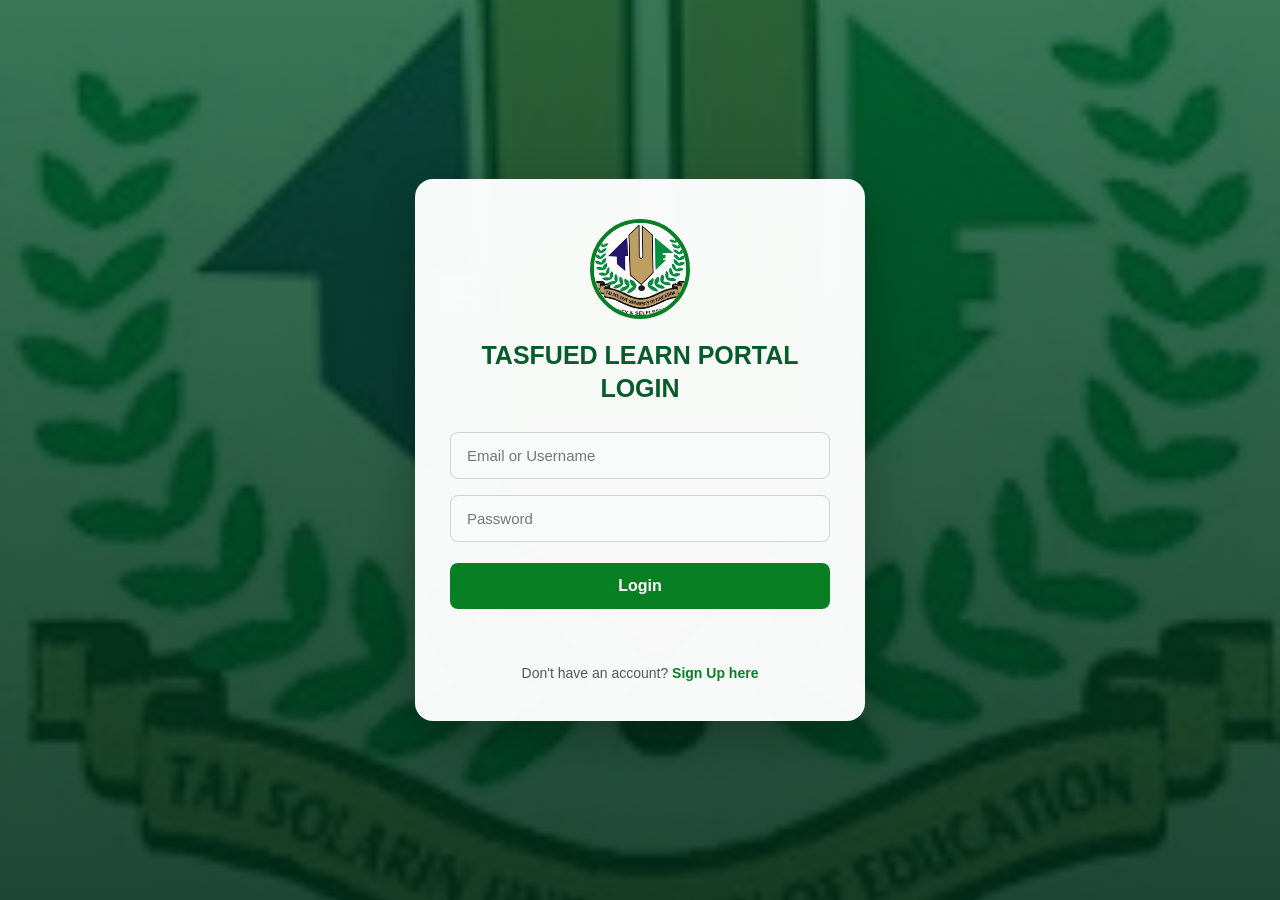
<file: login.html>
<!DOCTYPE html>
<html>
<head>
  <title>Login - TASFUED LEARN</title>
  <meta name="viewport" content="width=device-width, initial-scale=1.0">
  <link rel="stylesheet" href="./style.css">
</head>
<body class="background-logo">
  <div class="container">
    <img src="tasued.jpg" alt="tasued" class="logo" onerror="this.style.display='none'">
    
    <h2>TASFUED LEARN PORTAL LOGIN</h2>

    <input type="text" id="loginId" placeholder="Email or Username" required>
    <input type="password" id="password" placeholder="Password" required>
    <button onclick="login()">Login</button>
    <p class="error" id="loginError"></p>

    <div class="link">
       Don't have an account? <a href="signup.html">Sign Up here</a>
    </div>
  </div>

  <script>
    function login() {
      const loginId = document.getElementById('loginId').value.trim().toLowerCase();
      const password = document.getElementById('password').value;
      const errorEl = document.getElementById('loginError');
      errorEl.textContent = '';

      if (!loginId || !password) {
        errorEl.textContent = 'Please enter email/username and password';
        return;
      }

      const users = JSON.parse(localStorage.getItem('portfolioUsers') || '[]');
      const user = users.find(u => 
        (u.email === loginId || u.username === loginId) && u.password === password
      );

      if (!user) {
        errorEl.textContent = 'Invalid email/username or password';
        return;
      }

      if (!user.verified) {
        errorEl.textContent = 'Please verify your email first';
        return;
      }

      // Save logged-in user
      localStorage.setItem('currentUser', JSON.stringify(user));

      // Redirect to dashboard
      window.location.href = 'dashboard.html';
    }
  </script>
</body>
</html>
</file>
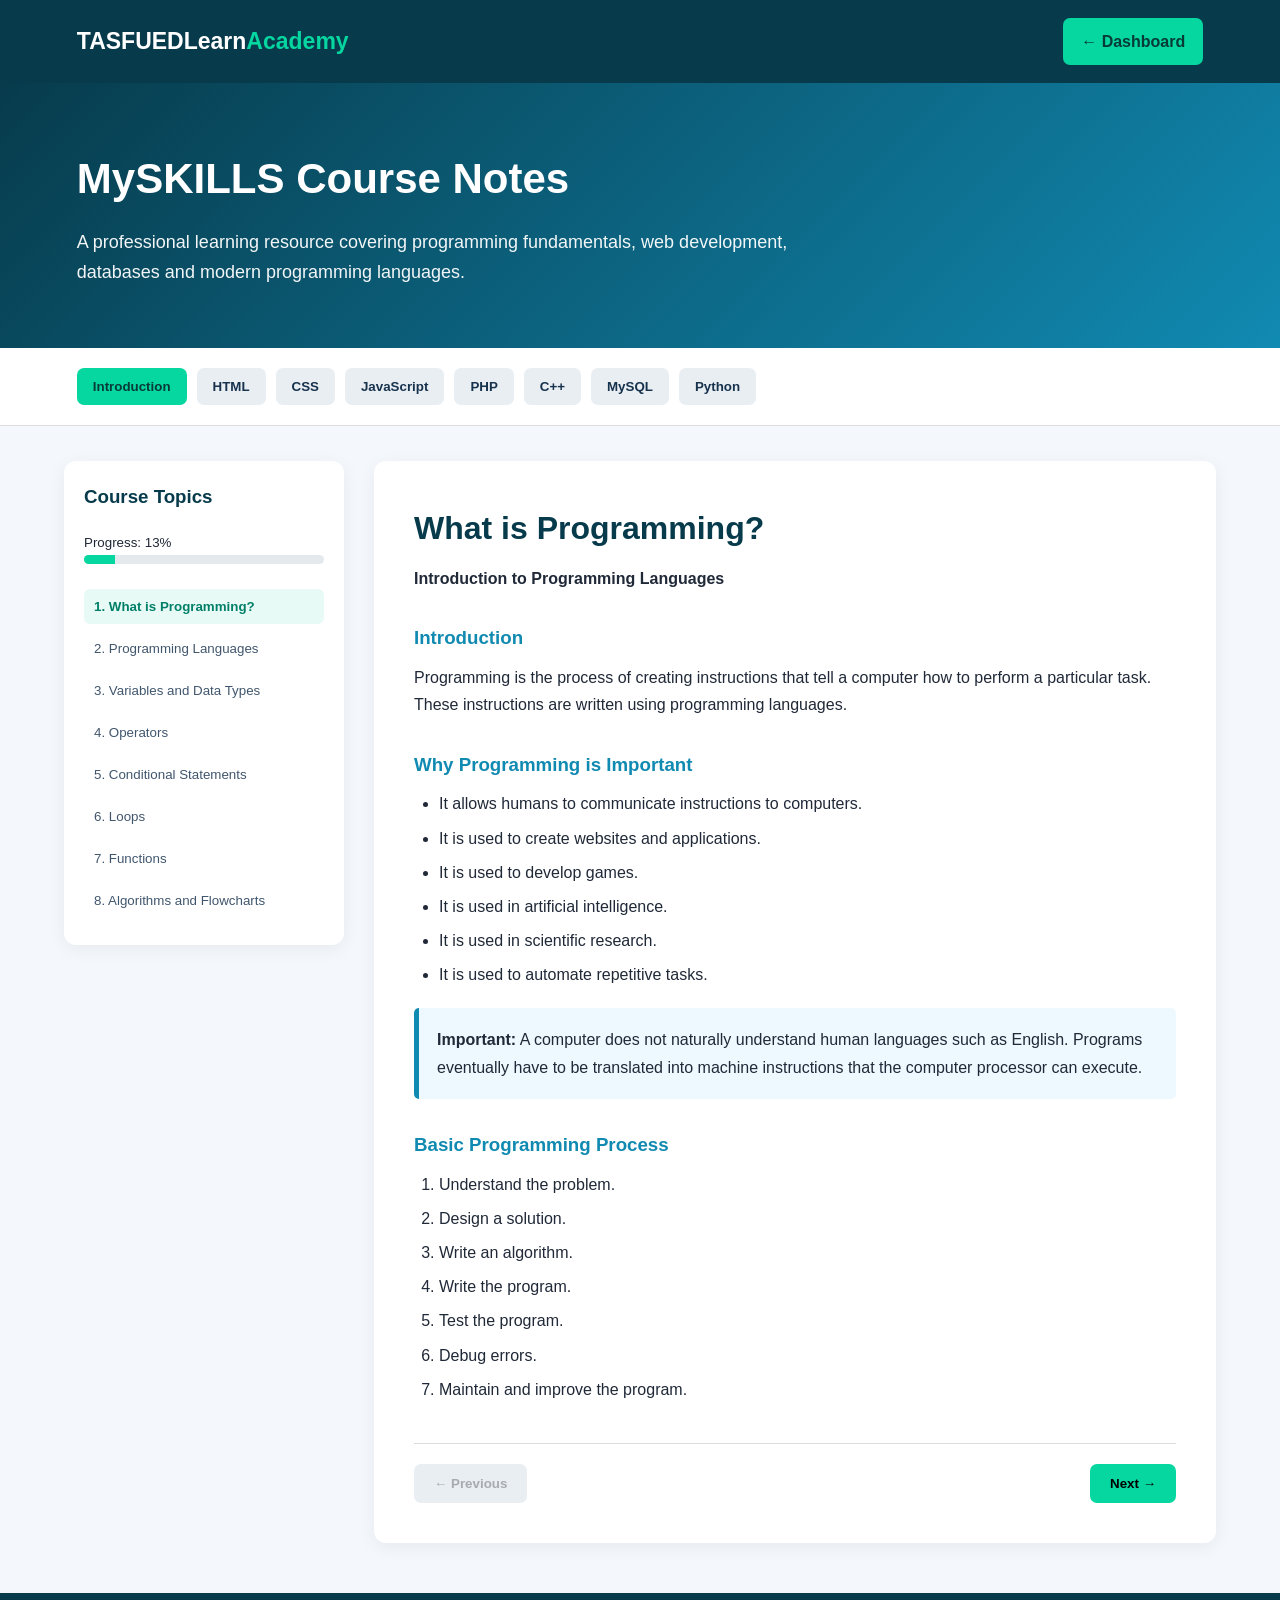
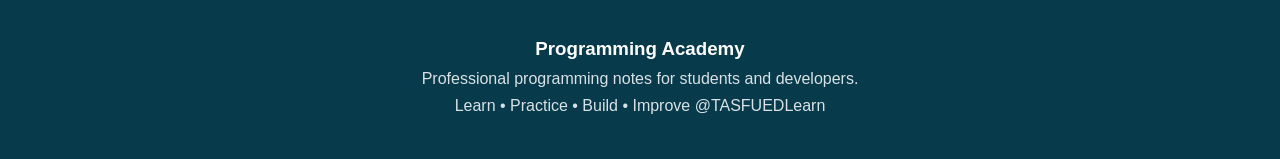
<file: programming.html>
<!DOCTYPE html>
<html lang="en">
<head>
<meta charset="UTF-8">
<meta name="viewport" content="width=device-width, initial-scale=1.0">

<title>Programming Academy - Course Notes</title>

<style>

/* =========================================================
   GLOBAL
========================================================= */

* {
    margin: 0;
    padding: 0;
    box-sizing: border-box;
}

html {
    scroll-behavior: smooth;
}

body {
    font-family: Arial, Helvetica, sans-serif;
    background: #f4f7fb;
    color: #202938;
    line-height: 1.7;
}

/* =========================================================
   HEADER
========================================================= */

.topbar {
    background: #073b4c;
    color: white;
    padding: 18px 6%;
    display: flex;
    align-items: center;
    justify-content: space-between;
    gap: 20px;
    position: sticky;
    top: 0;
    z-index: 1000;
}

/* =========================================================
   BACK TO DASHBOARD
========================================================= */

.dashboard-return {
    display: inline-block;
    text-decoration: none;
    background: #06d6a0;
    color: #063b36;
    padding: 10px 18px;
    border-radius: 7px;
    font-weight: bold;
    transition: 0.2s;
}

.dashboard-return:hover {
    background: #04b98a;
    transform: translateY(-2px);
}

.brand-name {
    font-size: 23px;
    font-weight: bold;
}

.brand-name span {
    color: #06d6a0;
}

.search-box {
    width: 360px;
    max-width: 100%;
}

.search-box input {
    width: 100%;
    padding: 11px 15px;
    border: none;
    border-radius: 8px;
    outline: none;
    font-size: 15px;
}

/* =========================================================
   HERO
========================================================= */

.hero-area {
    background: linear-gradient(135deg, #073b4c, #118ab2);
    color: white;
    padding: 60px 6%;
}

.hero-area h1 {
    font-size: 42px;
    margin-bottom: 12px;
}

.hero-area p {
    max-width: 750px;
    font-size: 18px;
    opacity: .95;
}

/* =========================================================
   COURSE SELECTOR
========================================================= */

.course-selector {
    background: white;
    padding: 20px 6%;
    border-bottom: 1px solid #ddd;
    position: sticky;
    top: 70px;
    z-index: 900;
}

.course-buttons {
    display: flex;
    gap: 10px;
    flex-wrap: wrap;
}

.course-buttons button {
    border: none;
    background: #e9eef3;
    color: #17324d;
    padding: 11px 16px;
    border-radius: 7px;
    cursor: pointer;
    font-weight: bold;
    transition: .2s;
}

.course-buttons button:hover,
.course-buttons button.active {
    background: #06d6a0;
    color: #063b36;
}

/* =========================================================
   LAYOUT
========================================================= */

.main-layout {
    width: 90%;
    max-width: 1400px;
    margin: 35px auto;
    display: grid;
    grid-template-columns: 280px 1fr;
    gap: 30px;
}

/* =========================================================
   SIDEBAR
========================================================= */

.topic-sidebar {
    background: white;
    border-radius: 12px;
    padding: 20px;
    height: fit-content;
    position: sticky;
    top: 150px;
    box-shadow: 0 4px 18px rgba(0,0,0,.06);
}

.topic-sidebar h3 {
    margin-bottom: 15px;
    color: #073b4c;
}

.topic-list {
    list-style: none;
}

.topic-list li {
    margin-bottom: 7px;
}

.topic-list button {
    width: 100%;
    text-align: left;
    border: none;
    background: transparent;
    padding: 10px;
    border-radius: 6px;
    cursor: pointer;
    color: #40566d;
}

.topic-list button:hover,
.topic-list button.active {
    background: #e7faf5;
    color: #007f68;
    font-weight: bold;
}

/* =========================================================
   NOTE AREA
========================================================= */

.note-area {
    background: white;
    padding: 40px;
    border-radius: 12px;
    box-shadow: 0 4px 18px rgba(0,0,0,.06);
    min-height: 650px;
}

.note-area h2 {
    color: #073b4c;
    font-size: 32px;
    margin-bottom: 10px;
}

.note-area h3 {
    color: #118ab2;
    margin-top: 30px;
    margin-bottom: 10px;
}

.note-area h4 {
    margin-top: 20px;
    color: #073b4c;
}

.note-area p {
    margin-bottom: 15px;
}

.note-area ul,
.note-area ol {
    margin: 10px 0 20px 25px;
}

.note-area li {
    margin-bottom: 7px;
}

/* =========================================================
   INFO BOXES
========================================================= */

.info-box {
    background: #eef9ff;
    border-left: 5px solid #118ab2;
    padding: 18px;
    margin: 20px 0;
    border-radius: 5px;
}

.warning-box {
    background: #fff8e6;
    border-left: 5px solid #f4a261;
    padding: 18px;
    margin: 20px 0;
    border-radius: 5px;
}

.success-box {
    background: #edfff8;
    border-left: 5px solid #06d6a0;
    padding: 18px;
    margin: 20px 0;
    border-radius: 5px;
}

/* =========================================================
   CODE
========================================================= */

pre {
    background: #17212b;
    color: #e9f1f7;
    padding: 20px;
    border-radius: 8px;
    overflow-x: auto;
    margin: 15px 0 25px;
    font-family: Consolas, monospace;
    font-size: 14px;
}

code {
    font-family: Consolas, monospace;
}

/* =========================================================
   TABLE
========================================================= */

.note-table {
    width: 100%;
    border-collapse: collapse;
    margin: 20px 0;
}

.note-table th,
.note-table td {
    border: 1px solid #dce3e9;
    padding: 12px;
    text-align: left;
}

.note-table th {
    background: #073b4c;
    color: white;
}

.note-table tr:nth-child(even) {
    background: #f7fafc;
}

/* =========================================================
   NAVIGATION
========================================================= */

.note-navigation {
    margin-top: 40px;
    padding-top: 20px;
    border-top: 1px solid #ddd;
    display: flex;
    justify-content: space-between;
    gap: 15px;
}

.note-navigation button {
    border: none;
    padding: 12px 20px;
    border-radius: 7px;
    cursor: pointer;
    font-weight: bold;
}

.previous-btn {
    background: #e9eef3;
}

.next-btn {
    background: #06d6a0;
}

/* =========================================================
   PROGRESS
========================================================= */

.progress-wrapper {
    margin-bottom: 25px;
}

.progress-background {
    height: 9px;
    background: #e4e9ee;
    border-radius: 20px;
    overflow: hidden;
}

.progress-value {
    height: 100%;
    width: 0%;
    background: #06d6a0;
    transition: .3s;
}

/* =========================================================
   FOOTER
========================================================= */

footer {
    margin-top: 50px;
    background: #073b4c;
    color: white;
    padding: 40px 6%;
    text-align: center;
}

footer p {
    opacity: .85;
}

/* =========================================================
   RESPONSIVE
========================================================= */

@media(max-width: 900px) {

    .main-layout {
        grid-template-columns: 1fr;
    }

    .topic-sidebar {
        position: static;
    }

    .topbar {
        flex-direction: column;
        align-items: stretch;
    }

    .search-box {
        width: 100%;
    }

    .course-selector {
        position: static;
    }
}

@media(max-width: 600px) {

    .hero-area h1 {
        font-size: 30px;
    }

    .note-area {
        padding: 22px;
    }

    .note-area h2 {
        font-size: 25px;
    }

    pre {
        font-size: 12px;
    }
}

</style>
</head>

<body>

<!-- ======================================================
     HEADER
====================================================== -->

<header class="topbar">

    <div class="brand-name">
        TASFUEDLearn<span>Academy</span>
    </div>

    <a href="dashboard.html" class="dashboard-return">
        ← Dashboard
    </a>

</header>

<!-- ======================================================
     HERO
====================================================== -->

<section class="hero-area">

    <h1>MySKILLS Course Notes</h1>

    <p>
        A professional learning resource covering programming
        fundamentals, web development, databases and modern
        programming languages.
    </p>

</section>


<!-- ======================================================
     COURSE SELECTOR
====================================================== -->

<section class="course-selector">

    <div class="course-buttons">

        <button class="active" onclick="selectCourse('intro', this)">
            Introduction
        </button>

        <button onclick="selectCourse('html', this)">
            HTML
        </button>

        <button onclick="selectCourse('css', this)">
            CSS
        </button>

        <button onclick="selectCourse('javascript', this)">
            JavaScript
        </button>

        <button onclick="selectCourse('php', this)">
            PHP
        </button>

        <button onclick="selectCourse('cpp', this)">
            C++
        </button>

        <button onclick="selectCourse('mysql', this)">
            MySQL
        </button>

        <button onclick="selectCourse('python', this)">
            Python
        </button>

    </div>

</section>


<!-- ======================================================
     MAIN
====================================================== -->

<main class="main-layout">


    <!-- SIDEBAR -->

    <aside class="topic-sidebar">

        <h3>Course Topics</h3>

        <div class="progress-wrapper">

            <small>
                Progress:
                <span id="progressText">0%</span>
            </small>

            <div class="progress-background">
                <div
                    class="progress-value"
                    id="progressBar">
                </div>
            </div>

        </div>

        <ul class="topic-list" id="topicList"></ul>

    </aside>


    <!-- NOTES -->

    <article class="note-area" id="noteArea">

    </article>

</main>


<!-- ======================================================
     FOOTER
====================================================== -->

<footer>

    <h3>Programming Academy</h3>

    <p>
        Professional programming notes for students and developers.
    </p>

    <p>
        Learn • Practice • Build • Improve @TASFUEDLearn
    </p>

</footer>


<script>

/* =========================================================
   COURSE DATABASE
========================================================= */

const courses = {

intro: {

title: "Introduction to Programming Languages",

topics: [

{
title: "What is Programming?",
content: `

<h3>Introduction</h3>

<p>
Programming is the process of creating instructions that tell
a computer how to perform a particular task. These instructions
are written using programming languages.
</p>

<h3>Why Programming is Important</h3>

<ul>
<li>It allows humans to communicate instructions to computers.</li>
<li>It is used to create websites and applications.</li>
<li>It is used to develop games.</li>
<li>It is used in artificial intelligence.</li>
<li>It is used in scientific research.</li>
<li>It is used to automate repetitive tasks.</li>
</ul>

<div class="info-box">
<strong>Important:</strong>
A computer does not naturally understand human languages such as
English. Programs eventually have to be translated into machine
instructions that the computer processor can execute.
</div>

<h3>Basic Programming Process</h3>

<ol>
<li>Understand the problem.</li>
<li>Design a solution.</li>
<li>Write an algorithm.</li>
<li>Write the program.</li>
<li>Test the program.</li>
<li>Debug errors.</li>
<li>Maintain and improve the program.</li>
</ol>

`
},

{
title: "Programming Languages",
content: `

<h3>Definition</h3>

<p>
A programming language is a formal language used to create
instructions that a computer can execute.
</p>

<h3>Examples</h3>

<ul>
<li>Python</li>
<li>JavaScript</li>
<li>C++</li>
<li>PHP</li>
<li>Java</li>
<li>C#</li>
<li>Go</li>
<li>Rust</li>
</ul>

<h3>High-Level Languages</h3>

<p>
High-level languages are designed to be easier for humans to
read and write.
</p>

<p>
Examples include Python, JavaScript, PHP and C++.
</p>

<h3>Low-Level Languages</h3>

<p>
Low-level languages are closer to the instructions understood
directly by computer hardware.
</p>

<p>
Examples include assembly language and machine code.
</p>

`
},

{
title: "Variables and Data Types",
content: `

<h3>Variables</h3>

<p>
A variable is a named storage location used to hold data that
a program may need to use.
</p>

<h3>Common Data Types</h3>

<table class="note-table">

<tr>
<th>Type</th>
<th>Description</th>
</tr>

<tr>
<td>Integer</td>
<td>Whole numbers</td>
</tr>

<tr>
<td>Float</td>
<td>Decimal numbers</td>
</tr>

<tr>
<td>String</td>
<td>Text</td>
</tr>

<tr>
<td>Boolean</td>
<td>True or false values</td>
</tr>

<tr>
<td>Character</td>
<td>A single character</td>
</tr>

</table>

<h3>Example</h3>

<pre><code>
age = 20
name = "John"
student = true
</code></pre>

`
},

{
title: "Operators",
content: `

<h3>Arithmetic Operators</h3>

<table class="note-table">

<tr>
<th>Operator</th>
<th>Meaning</th>
</tr>

<tr>
<td>+</td>
<td>Addition</td>
</tr>

<tr>
<td>-</td>
<td>Subtraction</td>
</tr>

<tr>
<td>*</td>
<td>Multiplication</td>
</tr>

<tr>
<td>/</td>
<td>Division</td>
</tr>

<tr>
<td>%</td>
<td>Remainder</td>
</tr>

</table>

<h3>Comparison Operators</h3>

<ul>
<li>== Equal</li>
<li>!= Not equal</li>
<li>&gt; Greater than</li>
<li>&lt; Less than</li>
<li>&gt;= Greater than or equal</li>
<li>&lt;= Less than or equal</li>
</ul>

`
},

{
title: "Conditional Statements",
content: `

<h3>Definition</h3>

<p>
Conditional statements allow a program to make decisions based
on whether a condition is true or false.
</p>

<h3>Example</h3>

<pre><code>
age = 20

if age >= 18:
    print("Adult")
else:
    print("Minor")
</code></pre>

<h3>Common Conditional Structures</h3>

<ul>
<li>if</li>
<li>if...else</li>
<li>if...elif...else</li>
<li>switch statements in languages that support them</li>
</ul>

`
},

{
title: "Loops",
content: `

<h3>Definition</h3>

<p>
A loop repeats a block of instructions until a specified condition
is satisfied.
</p>

<h3>Common Loops</h3>

<ul>
<li>for loop</li>
<li>while loop</li>
<li>do...while loop</li>
</ul>

<h3>Example</h3>

<pre><code>
for i in range(5):
    print(i)
</code></pre>

`
},

{
title: "Functions",
content: `

<h3>Definition</h3>

<p>
A function is a reusable block of code designed to perform a
specific task.
</p>

<h3>Advantages</h3>

<ul>
<li>Reduces code repetition.</li>
<li>Improves organization.</li>
<li>Makes programs easier to maintain.</li>
<li>Makes testing easier.</li>
</ul>

<h3>Example</h3>

<pre><code>
function add(a, b) {
    return a + b;
}
</code></pre>

`
},

{
title: "Algorithms and Flowcharts",
content: `

<h3>Algorithm</h3>

<p>
An algorithm is a step-by-step procedure for solving a problem.
</p>

<h3>Example: Making Tea</h3>

<ol>
<li>Boil water.</li>
<li>Put tea in a cup.</li>
<li>Add hot water.</li>
<li>Add sugar if desired.</li>
<li>Stir.</li>
<li>Serve.</li>
</ol>

<h3>Flowchart</h3>

<p>
A flowchart represents the steps of an algorithm using graphical
symbols.
</p>

<ul>
<li>Oval — Start/End</li>
<li>Rectangle — Process</li>
<li>Diamond — Decision</li>
<li>Parallelogram — Input/Output</li>
</ul>

`
}

]

},


/* =========================================================
   HTML
========================================================= */

html: {

title: "HTML — HyperText Markup Language",

topics: [

{
title: "Introduction to HTML",
content: `

<h3>What is HTML?</h3>

<p>
HTML stands for HyperText Markup Language. It is the standard
markup language used to structure content on websites.
</p>

<h3>What HTML Does</h3>

<ul>
<li>Creates headings.</li>
<li>Creates paragraphs.</li>
<li>Creates links.</li>
<li>Displays images.</li>
<li>Creates forms.</li>
<li>Creates tables.</li>
<li>Structures web pages.</li>
</ul>

<h3>Basic HTML Document</h3>

<pre><code>
&lt;!DOCTYPE html&gt;

&lt;html&gt;

&lt;head&gt;
    &lt;title&gt;My Website&lt;/title&gt;
&lt;/head&gt;

&lt;body&gt;

    &lt;h1&gt;Hello World&lt;/h1&gt;

    &lt;p&gt;Welcome to my website.&lt;/p&gt;

&lt;/body&gt;

&lt;/html&gt;
</code></pre>

`
},

{
title: "HTML Elements and Tags",
content: `

<h3>Tags</h3>

<p>
HTML uses tags to describe elements on a webpage.
</p>

<h3>Examples</h3>

<pre><code>
&lt;h1&gt;Heading&lt;/h1&gt;

&lt;p&gt;Paragraph&lt;/p&gt;

&lt;strong&gt;Important text&lt;/strong&gt;

&lt;em&gt;Emphasized text&lt;/em&gt;
</code></pre>

<h3>Opening and Closing Tags</h3>

<p>
Most HTML elements have an opening tag and a closing tag.
</p>

<pre><code>
&lt;p&gt;Hello&lt;/p&gt;
</code></pre>

<p>
Some elements are void elements and do not require a closing tag.
</p>

<pre><code>
&lt;img src="photo.jpg" alt="Photo"&gt;
&lt;br&gt;
&lt;input type="text"&gt;
</code></pre>

`
},

{
title: "HTML Headings and Paragraphs",
content: `

<h3>Headings</h3>

<p>
HTML provides six heading levels from h1 to h6.
</p>

<pre><code>
&lt;h1&gt;Main Heading&lt;/h1&gt;
&lt;h2&gt;Section Heading&lt;/h2&gt;
&lt;h3&gt;Subsection&lt;/h3&gt;
&lt;h4&gt;Heading 4&lt;/h4&gt;
&lt;h5&gt;Heading 5&lt;/h5&gt;
&lt;h6&gt;Heading 6&lt;/h6&gt;
</code></pre>

<h3>Paragraphs</h3>

<pre><code>
&lt;p&gt;
This is a paragraph of text.
&lt;/p&gt;
</code></pre>

`
},

{
title: "Links and Images",
content: `

<h3>Creating Links</h3>

<pre><code>
&lt;a href="https://example.com"&gt;
Visit Website
&lt;/a&gt;
</code></pre>

<h3>Opening a Link in a New Tab</h3>

<pre><code>
&lt;a href="https://example.com"
   target="_blank"
   rel="noopener"&gt;
Open Website
&lt;/a&gt;
</code></pre>

<h3>Images</h3>

<pre><code>
&lt;img
    src="photo.jpg"
    alt="Description of photo"
    width="300"
&gt;
</code></pre>

<div class="warning-box">
Always provide meaningful alternative text with the alt attribute
when an image conveys information.
</div>

`
},

{
title: "HTML Lists",
content: `

<h3>Unordered List</h3>

<pre><code>
&lt;ul&gt;
    &lt;li&gt;HTML&lt;/li&gt;
    &lt;li&gt;CSS&lt;/li&gt;
    &lt;li&gt;JavaScript&lt;/li&gt;
&lt;/ul&gt;
</code></pre>

<h3>Ordered List</h3>

<pre><code>
&lt;ol&gt;
    &lt;li&gt;Login&lt;/li&gt;
    &lt;li&gt;Select Course&lt;/li&gt;
    &lt;li&gt;Take Test&lt;/li&gt;
&lt;/ol&gt;
</code></pre>

`
},

{
title: "HTML Tables",
content: `

<h3>Tables</h3>

<p>
Tables are used to present structured tabular information.
</p>

<pre><code>
&lt;table&gt;

    &lt;tr&gt;
        &lt;th&gt;Name&lt;/th&gt;
        &lt;th&gt;Score&lt;/th&gt;
    &lt;/tr&gt;

    &lt;tr&gt;
        &lt;td&gt;John&lt;/td&gt;
        &lt;td&gt;85&lt;/td&gt;
    &lt;/tr&gt;

&lt;/table&gt;
</code></pre>

<h3>Main Table Elements</h3>

<ul>
<li>table</li>
<li>tr</li>
<li>th</li>
<li>td</li>
<li>thead</li>
<li>tbody</li>
<li>tfoot</li>
</ul>

`
},

{
title: "HTML Forms",
content: `

<h3>Purpose of Forms</h3>

<p>
Forms allow users to submit information to a website.
</p>

<pre><code>
&lt;form&gt;

    &lt;label&gt;Full Name&lt;/label&gt;

    &lt;input
        type="text"
        name="fullname"
        required
    &gt;

    &lt;label&gt;Email&lt;/label&gt;

    &lt;input
        type="email"
        name="email"
        required
    &gt;

    &lt;button type="submit"&gt;
        Submit
    &lt;/button&gt;

&lt;/form&gt;
</code></pre>

<h3>Common Input Types</h3>

<ul>
<li>text</li>
<li>email</li>
<li>password</li>
<li>number</li>
<li>date</li>
<li>checkbox</li>
<li>radio</li>
<li>file</li>
<li>submit</li>
</ul>

`
},

{
title: "Semantic HTML",
content: `

<h3>Semantic Elements</h3>

<p>
Semantic HTML elements describe the meaning or role of their
content.
</p>

<pre><code>
&lt;header&gt;&lt;/header&gt;

&lt;nav&gt;&lt;/nav&gt;

&lt;main&gt;&lt;/main&gt;

&lt;section&gt;&lt;/section&gt;

&lt;article&gt;&lt;/article&gt;

&lt;aside&gt;&lt;/aside&gt;

&lt;footer&gt;&lt;/footer&gt;
</code></pre>

<div class="success-box">
Semantic HTML improves document structure, accessibility and
maintainability.
</div>

`
}

]

},


/* =========================================================
   CSS
========================================================= */

css: {

title: "CSS — Cascading Style Sheets",

topics: [

{
title: "Introduction to CSS",
content: `

<h3>What is CSS?</h3>

<p>
CSS stands for Cascading Style Sheets. It is used to control the
presentation and appearance of HTML documents.
</p>

<h3>CSS Can Control</h3>

<ul>
<li>Colors</li>
<li>Fonts</li>
<li>Spacing</li>
<li>Layout</li>
<li>Borders</li>
<li>Animations</li>
<li>Responsive design</li>
</ul>

<h3>Basic CSS</h3>

<pre><code>
p {
    color: blue;
    font-size: 18px;
}
</code></pre>

`
},

{
title: "CSS Selectors",
content: `

<h3>Element Selector</h3>

<pre><code>
p {
    color: red;
}
</code></pre>

<h3>Class Selector</h3>

<pre><code>
.card {
    padding: 20px;
}
</code></pre>

<h3>ID Selector</h3>

<pre><code>
#header {
    background: black;
}
</code></pre>

<h3>Universal Selector</h3>

<pre><code>
* {
    box-sizing: border-box;
}
</code></pre>

`
},

{
title: "Colors and Backgrounds",
content: `

<h3>Colors</h3>

<pre><code>
body {
    color: #222;
    background-color: #f5f5f5;
}
</code></pre>

<h3>Background Image</h3>

<pre><code>
.hero {
    background-image: url("image.jpg");
    background-size: cover;
    background-position: center;
}
</code></pre>

`
},

{
title: "CSS Box Model",
content: `

<h3>Box Model</h3>

<p>
Every HTML element can be understood as a box consisting of:
</p>

<ul>
<li>Content</li>
<li>Padding</li>
<li>Border</li>
<li>Margin</li>
</ul>

<pre><code>
.card {
    width: 300px;
    padding: 20px;
    border: 2px solid black;
    margin: 20px;
}
</code></pre>

`
},

{
title: "Flexbox",
content: `

<h3>Introduction</h3>

<p>
Flexbox is a CSS layout system designed to arrange elements
efficiently in rows or columns.
</p>

<pre><code>
.container {
    display: flex;
    justify-content: center;
    align-items: center;
    gap: 20px;
}
</code></pre>

<h3>Important Properties</h3>

<ul>
<li>display: flex</li>
<li>flex-direction</li>
<li>justify-content</li>
<li>align-items</li>
<li>flex-wrap</li>
<li>gap</li>
</ul>

`
},

{
title: "CSS Grid",
content: `

<h3>CSS Grid</h3>

<p>
Grid is useful for creating two-dimensional layouts involving
rows and columns.
</p>

<pre><code>
.container {
    display: grid;

    grid-template-columns:
        repeat(3, 1fr);

    gap: 20px;
}
</code></pre>

`
},

{
title: "Responsive Design",
content: `

<h3>Responsive Web Design</h3>

<p>
Responsive design allows a website to adapt to different screen
sizes such as phones, tablets and desktop computers.
</p>

<h3>Media Query</h3>

<pre><code>
@media (max-width: 768px) {

    .container {
        grid-template-columns: 1fr;
    }

}
</code></pre>

`
},

{
title: "CSS Animations",
content: `

<h3>Animation</h3>

<pre><code>
@keyframes slide {

    from {
        transform: translateX(0);
    }

    to {
        transform: translateX(100px);
    }

}

.box {
    animation: slide 2s infinite alternate;
}
</code></pre>

`
}

]

},


/* =========================================================
   JAVASCRIPT
========================================================= */

javascript: {

title: "JavaScript",

topics: [

{
title: "Introduction to JavaScript",
content: `

<h3>What is JavaScript?</h3>

<p>
JavaScript is a programming language commonly used to add
interactivity and dynamic behavior to web pages.
</p>

<h3>JavaScript Can</h3>

<ul>
<li>Respond to button clicks.</li>
<li>Validate forms.</li>
<li>Change HTML content.</li>
<li>Change CSS styles.</li>
<li>Communicate with servers.</li>
<li>Build web applications.</li>
</ul>

<pre><code>
console.log("Hello World");
</code></pre>

`
},

{
title: "Variables",
content: `

<h3>Declaring Variables</h3>

<pre><code>
let name = "John";

const age = 20;

var city = "Lagos";
</code></pre>

<h3>let</h3>

<p>
Used for variables whose values may change.
</p>

<h3>const</h3>

<p>
Used when the variable binding should not be reassigned.
</p>

`
},

{
title: "Data Types",
content: `

<h3>JavaScript Data Types</h3>

<ul>
<li>String</li>
<li>Number</li>
<li>Boolean</li>
<li>Undefined</li>
<li>Null</li>
<li>BigInt</li>
<li>Symbol</li>
<li>Object</li>
</ul>

<pre><code>
let username = "Alex";

let score = 90;

let passed = true;

let result = null;
</code></pre>

`
},

{
title: "Functions",
content: `

<h3>Function Declaration</h3>

<pre><code>
function add(a, b) {

    return a + b;

}

console.log(add(5, 3));
</code></pre>

<h3>Arrow Function</h3>

<pre><code>
const multiply = (a, b) => a * b;
</code></pre>

`
},

{
title: "Conditions",
content: `

<h3>if Statement</h3>

<pre><code>
let score = 75;

if (score >= 50) {

    console.log("Passed");

} else {

    console.log("Failed");

}
</code></pre>

`
},

{
title: "Loops",
content: `

<h3>for Loop</h3>

<pre><code>
for (let i = 1; i <= 5; i++) {

    console.log(i);

}
</code></pre>

<h3>while Loop</h3>

<pre><code>
let i = 1;

while (i <= 5) {

    console.log(i);

    i++;

}
</code></pre>

`
},

{
title: "Arrays and Objects",
content: `

<h3>Array</h3>

<pre><code>
const languages = [
    "HTML",
    "CSS",
    "JavaScript"
];

console.log(languages[0]);
</code></pre>

<h3>Object</h3>

<pre><code>
const student = {

    name: "John",
    age: 20,
    course: "Computer Science"

};
</code></pre>

`
},

{
title: "DOM Manipulation",
content: `

<h3>What is the DOM?</h3>

<p>
The Document Object Model represents an HTML document as objects
that JavaScript can access and modify.
</p>

<pre><code>
document.getElementById("title")
    .textContent = "Welcome";
</code></pre>

<h3>Changing Styles</h3>

<pre><code>
document.getElementById("box")
    .style.backgroundColor = "blue";
</code></pre>

`
},

{
title: "Events",
content: `

<h3>Events</h3>

<p>
Events occur when users interact with a webpage.
</p>

<h3>Examples</h3>

<ul>
<li>click</li>
<li>submit</li>
<li>change</li>
<li>input</li>
<li>mouseover</li>
<li>keydown</li>
</ul>

<pre><code>
button.addEventListener(
    "click",
    function() {
        alert("Button clicked!");
    }
);
</code></pre>

`
},

{
title: "Fetch API",
content: `

<h3>What is Fetch?</h3>

<p>
The Fetch API allows JavaScript applications to make network
requests.
</p>

<pre><code>
fetch("/api/users")
    .then(response => response.json())
    .then(data => {
        console.log(data);
    })
    .catch(error => {
        console.error(error);
    });
</code></pre>

`
}

]

},


/* =========================================================
   PHP
========================================================= */

php: {

title: "PHP",

topics: [

{
title: "Introduction to PHP",
content: `

<h3>What is PHP?</h3>

<p>
PHP is a server-side scripting language commonly used for
building dynamic websites and web applications.
</p>

<h3>Basic PHP</h3>

<pre><code>
&lt;?php

echo "Hello World";

?&gt;
</code></pre>

`
},

{
title: "Variables",
content: `

<h3>PHP Variables</h3>

<p>
PHP variables begin with the dollar sign.
</p>

<pre><code>
&lt;?php

$name = "John";

$age = 20;

echo $name;

?&gt;
</code></pre>

`
},

{
title: "Data Types",
content: `

<h3>Common PHP Data Types</h3>

<ul>
<li>String</li>
<li>Integer</li>
<li>Float</li>
<li>Boolean</li>
<li>Array</li>
<li>Object</li>
<li>NULL</li>
</ul>

`
},

{
title: "Conditions",
content: `

<h3>if Statement</h3>

<pre><code>
&lt;?php

$score = 70;

if ($score >= 50) {

    echo "Passed";

} else {

    echo "Failed";

}

?&gt;
</code></pre>

`
},

{
title: "Loops",
content: `

<h3>for Loop</h3>

<pre><code>
&lt;?php

for ($i = 1; $i <= 5; $i++) {

    echo $i;

}

?&gt;
</code></pre>

`
},

{
title: "Functions",
content: `

<h3>PHP Function</h3>

<pre><code>
&lt;?php

function add($a, $b) {

    return $a + $b;

}

echo add(5, 3);

?&gt;
</code></pre>

`
},

{
title: "Forms and POST",
content: `

<h3>Receiving Form Data</h3>

<pre><code>
&lt;?php

$name = $_POST["name"];

echo $name;

?&gt;
</code></pre>

<div class="warning-box">
Never trust user input. Validate and sanitize data appropriately,
and use parameterized database queries when interacting with a
database.
</div>

`
},

{
title: "PHP and MySQL",
content: `

<h3>Database Connection</h3>

<p>
PHP applications can communicate with MySQL databases using
extensions such as PDO or MySQLi.
</p>

<h3>PDO Example</h3>

<pre><code>
&lt;?php

$pdo = new PDO(
    "mysql:host=localhost;dbname=school",
    "root",
    ""
);

$pdo-&gt;setAttribute(
    PDO::ATTR_ERRMODE,
    PDO::ERRMODE_EXCEPTION
);

?&gt;
</code></pre>

`
}

]

},


/* =========================================================
   C++
========================================================= */

cpp: {

title: "C++",

topics: [

{
title: "Introduction to C++",
content: `

<h3>What is C++?</h3>

<p>
C++ is a general-purpose programming language used in software
development, games, embedded systems, high-performance
applications and many other areas.
</p>

<h3>Basic Program</h3>

<pre><code>
#include &lt;iostream&gt;

using namespace std;

int main() {

    cout &lt;&lt; "Hello World";

    return 0;
}
</code></pre>

`
},

{
title: "Variables and Data Types",
content: `

<pre><code>
int age = 20;

double price = 50.5;

char grade = 'A';

bool passed = true;

string name = "John";
</code></pre>

<h3>Common Types</h3>

<ul>
<li>int</li>
<li>float</li>
<li>double</li>
<li>char</li>
<li>bool</li>
<li>string</li>
</ul>

`
},

{
title: "Input and Output",
content: `

<h3>Output</h3>

<pre><code>
cout &lt;&lt; "Hello";
</code></pre>

<h3>Input</h3>

<pre><code>
int age;

cin &gt;&gt; age;
</code></pre>

`
},

{
title: "Conditions",
content: `

<pre><code>
int age = 20;

if (age >= 18) {

    cout &lt;&lt; "Adult";

} else {

    cout &lt;&lt; "Minor";

}
</code></pre>

`
},

{
title: "Loops",
content: `

<h3>for Loop</h3>

<pre><code>
for (int i = 0; i &lt; 5; i++) {

    cout &lt;&lt; i;

}
</code></pre>

<h3>while Loop</h3>

<pre><code>
int i = 0;

while (i &lt; 5) {

    cout &lt;&lt; i;

    i++;

}
</code></pre>

`
},

{
title: "Functions",
content: `

<pre><code>
int add(int a, int b) {

    return a + b;

}

int main() {

    cout &lt;&lt; add(5, 3);

}
</code></pre>

`
},

{
title: "Arrays",
content: `

<pre><code>
int numbers[5] = {
    10,
    20,
    30,
    40,
    50
};

cout &lt;&lt; numbers[0];
</code></pre>

`
},

{
title: "Object-Oriented Programming",
content: `

<h3>OOP</h3>

<p>
C++ supports object-oriented programming. Important concepts
include classes, objects, inheritance, polymorphism and
encapsulation.
</p>

<pre><code>
class Student {

public:

    string name;

    void display() {

        cout &lt;&lt; name;

    }

};
</code></pre>

`
}

]

},


/* =========================================================
   MYSQL
========================================================= */

mysql: {

title: "MySQL Database",

topics: [

{
title: "Introduction to Databases",
content: `

<h3>What is a Database?</h3>

<p>
A database is an organized collection of data that can be stored,
managed and retrieved efficiently.
</p>

<h3>What is MySQL?</h3>

<p>
MySQL is a relational database management system that uses SQL
for interacting with structured data.
</p>

`
},

{
title: "Creating a Database",
content: `

<pre><code>
CREATE DATABASE school;
</code></pre>

<h3>Select Database</h3>

<pre><code>
USE school;
</code></pre>

`
},

{
title: "Creating Tables",
content: `

<pre><code>
CREATE TABLE students (

    id INT PRIMARY KEY AUTO_INCREMENT,

    name VARCHAR(100),

    email VARCHAR(150),

    age INT

);
</code></pre>

`
},

{
title: "INSERT",
content: `

<h3>Adding Data</h3>

<pre><code>
INSERT INTO students
(name, email, age)

VALUES
('John',
 'john@example.com',
 20);
</code></pre>

`
},

{
title: "SELECT",
content: `

<h3>Reading Data</h3>

<pre><code>
SELECT *
FROM students;
</code></pre>

<h3>Select Specific Columns</h3>

<pre><code>
SELECT name, email
FROM students;
</code></pre>

`
},

{
title: "UPDATE",
content: `

<pre><code>
UPDATE students

SET age = 21

WHERE id = 1;
</code></pre>

<div class="warning-box">
Always use an appropriate WHERE condition when updating records
unless you intentionally want to modify every row.
</div>

`
},

{
title: "DELETE",
content: `

<pre><code>
DELETE FROM students
WHERE id = 1;
</code></pre>

<div class="warning-box">
A DELETE statement without a WHERE clause can remove all rows
from a table.
</div>

`
},

{
title: "Relationships and JOIN",
content: `

<h3>Database Relationships</h3>

<p>
Relational databases can connect tables using keys.
</p>

<h3>INNER JOIN</h3>

<pre><code>
SELECT students.name, courses.title

FROM students

INNER JOIN courses

ON students.course_id =
   courses.id;
</code></pre>

`
},

{
title: "Primary and Foreign Keys",
content: `

<h3>Primary Key</h3>

<p>
A primary key uniquely identifies each record in a table.
</p>

<h3>Foreign Key</h3>

<p>
A foreign key references a key in another table and can be used
to establish relationships between tables.
</p>

`
}

]

},


/* =========================================================
   PYTHON
========================================================= */

python: {

title: "Python",

topics: [

{
title: "Introduction to Python",
content: `

<h3>What is Python?</h3>

<p>
Python is a high-level, general-purpose programming language
known for its readable syntax and broad ecosystem.
</p>

<h3>Basic Program</h3>

<pre><code>
print("Hello World")
</code></pre>

<h3>Applications</h3>

<ul>
<li>Web development</li>
<li>Data analysis</li>
<li>Machine learning</li>
<li>Automation</li>
<li>Scientific computing</li>
<li>Software development</li>
</ul>

`
},

{
title: "Variables",
content: `

<pre><code>
name = "John"

age = 20

price = 50.5

passed = True
</code></pre>

<p>
Python determines the type of a variable from the value assigned
to it.
</p>

`
},

{
title: "Data Types",
content: `

<h3>Common Python Types</h3>

<ul>
<li>str</li>
<li>int</li>
<li>float</li>
<li>bool</li>
<li>list</li>
<li>tuple</li>
<li>set</li>
<li>dict</li>
</ul>

<pre><code>
name = "John"

age = 20

scores = [80, 75, 90]

student = {
    "name": "John",
    "age": 20
}
</code></pre>

`
},

{
title: "Conditions",
content: `

<pre><code>
score = 75

if score >= 50:

    print("Passed")

else:

    print("Failed")
</code></pre>

`
},

{
title: "Loops",
content: `

<h3>for Loop</h3>

<pre><code>
for number in range(5):

    print(number)
</code></pre>

<h3>while Loop</h3>

<pre><code>
count = 0

while count < 5:

    print(count)

    count += 1
</code></pre>

`
},

{
title: "Functions",
content: `

<pre><code>
def add(a, b):

    return a + b

result = add(5, 3)

print(result)
</code></pre>

`
},

{
title: "Lists",
content: `

<pre><code>
languages = [
    "Python",
    "JavaScript",
    "C++"
]

print(languages[0])

languages.append("PHP")
</code></pre>

`
},

{
title: "Dictionaries",
content: `

<pre><code>
student = {

    "name": "John",

    "age": 20,

    "course": "Computer Science"

}

print(student["name"])
</code></pre>

`
},

{
title: "Object-Oriented Programming",
content: `

<h3>Classes</h3>

<pre><code>
class Student:

    def __init__(self, name):

        self.name = name

    def display(self):

        print(self.name)


student = Student("John")

student.display()
</code></pre>

`
},

{
title: "Exception Handling",
content: `

<h3>Handling Errors</h3>

<pre><code>
try:

    number = int(input("Enter number:"))

    print(number)

except ValueError:

    print("Invalid number")
</code></pre>

<p>
Exception handling allows a program to respond to certain runtime
errors without immediately terminating.
</p>

`
}

]

}

};


/* =========================================================
   APPLICATION STATE
========================================================= */

let currentCourse = "intro";
let currentTopic = 0;


/* =========================================================
   SELECT COURSE
========================================================= */

function selectCourse(courseName, button) {

    currentCourse = courseName;

    currentTopic = 0;

    document
        .querySelectorAll(".course-buttons button")
        .forEach(btn => btn.classList.remove("active"));

    button.classList.add("active");

    buildTopicList();

    showTopic();

}


/* =========================================================
   BUILD TOPIC LIST
========================================================= */

function buildTopicList() {

    const list = document.getElementById("topicList");

    list.innerHTML = "";

    const topics = courses[currentCourse].topics;

    topics.forEach((topic, index) => {

        const li = document.createElement("li");

        const button = document.createElement("button");

        button.textContent =
            `${index + 1}. ${topic.title}`;

        button.onclick = () => {

            currentTopic = index;

            showTopic();

        };

        li.appendChild(button);

        list.appendChild(li);

    });

}


/* =========================================================
   SHOW TOPIC
========================================================= */

function showTopic() {

    const course = courses[currentCourse];

    const topic = course.topics[currentTopic];

    const noteArea =
        document.getElementById("noteArea");

    noteArea.innerHTML = `

        <h2>${topic.title}</h2>

        <p>
            <strong>${course.title}</strong>
        </p>

        ${topic.content}

        <div class="note-navigation">

            <button
                class="previous-btn"
                onclick="previousTopic()"
                ${currentTopic === 0 ? "disabled" : ""}>
                ← Previous
            </button>

            <button
                class="next-btn"
                onclick="nextTopic()"
                ${currentTopic === course.topics.length - 1 ? "disabled" : ""}>
                Next →
            </button>

        </div>
    `;

    updateSidebar();

    updateProgress();

    window.scrollTo({
        top: 0,
        behavior: "smooth"
    });

}


/* =========================================================
   SIDEBAR ACTIVE TOPIC
========================================================= */

function updateSidebar() {

    document
        .querySelectorAll(".topic-list button")
        .forEach((button, index) => {

            button.classList.toggle(
                "active",
                index === currentTopic
            );

        });

}


/* =========================================================
   NEXT TOPIC
========================================================= */

function nextTopic() {

    const total =
        courses[currentCourse].topics.length;

    if (currentTopic < total - 1) {

        currentTopic++;

        showTopic();

    }

}


/* =========================================================
   PREVIOUS TOPIC
========================================================= */

function previousTopic() {

    if (currentTopic > 0) {

        currentTopic--;

        showTopic();

    }

}


/* =========================================================
   PROGRESS
========================================================= */

function updateProgress() {

    const total =
        courses[currentCourse].topics.length;

    const progress =
        Math.round(
            ((currentTopic + 1) / total) * 100
        );

    document.getElementById("progressBar")
        .style.width = progress + "%";

    document.getElementById("progressText")
        .textContent = progress + "%";

}


/* =========================================================
   SEARCH
========================================================= */

function searchNotes() {

    const query =
        document
            .getElementById("searchInput")
            .value
            .toLowerCase()
            .trim();

    const topics =
        courses[currentCourse].topics;

    if (!query) {

        buildTopicList();

        return;

    }

    const list =
        document.getElementById("topicList");

    list.innerHTML = "";

    topics.forEach((topic, index) => {

        const searchableText =
            (
                topic.title +
                " " +
                topic.content
            ).toLowerCase();

        if (searchableText.includes(query)) {

            const li =
                document.createElement("li");

            const button =
                document.createElement("button");

            button.textContent =
                `${index + 1}. ${topic.title}`;

            button.onclick = () => {

                currentTopic = index;

                showTopic();

            };

            li.appendChild(button);

            list.appendChild(li);

        }

    });

}


/* =========================================================
   INITIALIZE
========================================================= */

buildTopicList();

showTopic();

</script>

</body>
</html>
</file>
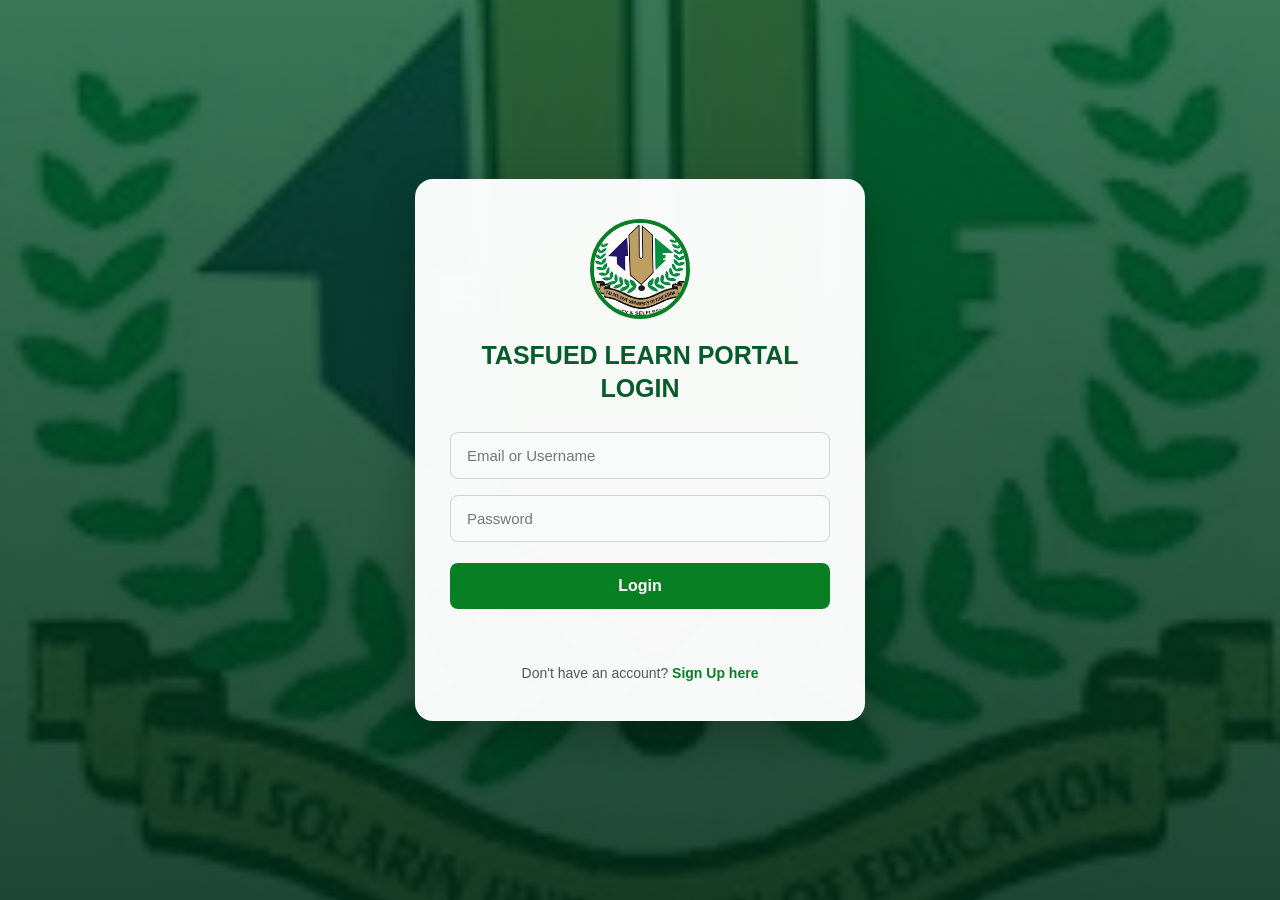
<file: quiz.html>
<!DOCTYPE html>
<html lang="en">
<head>
<meta charset="UTF-8">
<meta name="viewport" content="width=device-width, initial-scale=1.0">

<title>Quiz | TASFUED Learn Portal</title>

<style>

/* =====================================================
   RESET
===================================================== */

* {
    margin: 0;
    padding: 0;
    box-sizing: border-box;
}

html {
    scroll-behavior: smooth;
}

body {
    font-family: "Segoe UI", Arial, sans-serif;
    background: #f3f6f4;
    color: #1f2923;
}


/* =====================================================
   TOP NAVIGATION
===================================================== */

.quiz-topbar {
    height: 72px;
    background: #075b20;
    color: white;

    display: flex;
    align-items: center;
    justify-content: space-between;

    padding: 0 35px;

    position: sticky;
    top: 0;
    z-index: 1000;

    box-shadow: 0 3px 20px rgba(0,0,0,.15);
}

.quiz-brand {
    display: flex;
    align-items: center;
    gap: 12px;
}

.quiz-brand-logo {
    width: 40px;
    height: 40px;

    background: white;
    border-radius: 50%;

    display: flex;
    align-items: center;
    justify-content: center;

    overflow: hidden;
}

.quiz-brand-logo img {
    width: 100%;
    height: 100%;
    object-fit: contain;
}

.quiz-brand h2 {
    font-size: 17px;
}

.quiz-brand small {
    display: block;
    font-size: 8px;
    opacity: .7;
    letter-spacing: 1.5px;
}

.quiz-exit {
    border: 1px solid rgba(255,255,255,.3);
    background: transparent;
    color: white;

    padding: 9px 17px;
    border-radius: 7px;

    cursor: pointer;
    font-weight: 600;
}

.quiz-exit:hover {
    background: #e63946;
    border-color: #e63946;
}


/* =====================================================
   QUIZ WRAPPER
===================================================== */

.quiz-wrapper {
    width: 94%;
    max-width: 1250px;

    margin: 30px auto 50px;

    display: grid;
    grid-template-columns: 1fr 300px;

    gap: 22px;
}


/* =====================================================
   MAIN QUIZ
===================================================== */

.quiz-main {
    background: white;

    border-radius: 15px;

    border: 1px solid #e3e9e5;

    box-shadow: 0 7px 25px rgba(0,0,0,.06);

    overflow: hidden;
}


/* =====================================================
   QUIZ HEADER
===================================================== */

.quiz-header {
    padding: 24px 28px;

    border-bottom: 1px solid #edf0ee;

    display: flex;
    align-items: center;
    justify-content: space-between;
}

.quiz-title-area span {
    color: #087f23;

    font-size: 9px;
    font-weight: 800;

    letter-spacing: 1.5px;
}

.quiz-title-area h1 {
    font-size: 24px;
    margin-top: 5px;
}

.quiz-title-area p {
    font-size: 11px;
    color: #8a938e;

    margin-top: 4px;
}


/* =====================================================
   TIMER
===================================================== */

.timer-box {
    min-width: 125px;

    padding: 10px 14px;

    background: #f2f8f3;

    border: 1px solid #dbe9df;

    border-radius: 9px;

    text-align: center;
}

.timer-box span {
    display: block;

    color: #7c8881;

    font-size: 8px;

    font-weight: 700;

    letter-spacing: 1px;
}

.timer {
    color: #087f23;

    font-size: 21px;

    font-weight: 800;

    margin-top: 2px;
}

.timer.warning {
    color: #e67e22;
}

.timer.danger {
    color: #e63946;
}


/* =====================================================
   PROGRESS
===================================================== */

.quiz-progress-area {
    padding: 18px 28px 5px;
}

.progress-info {
    display: flex;
    justify-content: space-between;

    font-size: 10px;
    color: #7b8580;

    margin-bottom: 8px;
}

.progress-bar {
    width: 100%;
    height: 7px;

    background: #edf1ee;

    border-radius: 20px;

    overflow: hidden;
}

.progress-fill {
    width: 0%;

    height: 100%;

    background: #087f23;

    border-radius: 20px;

    transition: width .3s ease;
}


/* =====================================================
   QUESTION
===================================================== */

.question-area {
    padding: 28px;
}

.question-category {
    display: inline-block;

    padding: 5px 9px;

    background: #eaf6ed;

    color: #087f23;

    border-radius: 20px;

    font-size: 8px;

    font-weight: 800;

    letter-spacing: .5px;
}

.question-text {
    font-size: 22px;

    line-height: 1.45;

    margin: 17px 0 25px;

    color: #202a24;
}


/* =====================================================
   ANSWERS
===================================================== */

.answers {
    display: grid;
    gap: 12px;
}

.answer-option {
    width: 100%;

    min-height: 60px;

    padding: 12px 16px;

    background: white;

    border: 1px solid #dfe6e1;

    border-radius: 10px;

    display: flex;
    align-items: center;

    gap: 13px;

    cursor: pointer;

    transition: .2s;

    text-align: left;

    font-size: 13px;

    color: #39433e;
}

.answer-option:hover {
    border-color: #087f23;

    background: #f7fbf8;

    transform: translateX(2px);
}

.answer-letter {
    width: 34px;
    height: 34px;

    flex-shrink: 0;

    border-radius: 8px;

    background: #f0f3f1;

    display: flex;
    align-items: center;
    justify-content: center;

    font-weight: 800;

    color: #647069;
}

.answer-option.selected {
    border: 2px solid #087f23;

    background: #eef8f0;

    color: #075b20;
}

.answer-option.selected .answer-letter {
    background: #087f23;

    color: white;
}


/* =====================================================
   QUESTION ACTIONS
===================================================== */

.question-actions {
    margin-top: 28px;

    display: flex;
    align-items: center;
    justify-content: space-between;

    border-top: 1px solid #edf0ee;

    padding-top: 20px;
}

.review-btn {
    border: none;

    background: transparent;

    color: #7c8781;

    cursor: pointer;

    font-size: 11px;

    font-weight: 700;
}

.review-btn.marked {
    color: #e67e22;
}

.navigation-buttons {
    display: flex;
    gap: 10px;
}

.nav-btn {
    border: none;

    padding: 11px 18px;

    border-radius: 7px;

    cursor: pointer;

    font-size: 11px;

    font-weight: 700;
}

.previous-btn {
    background: #edf1ee;
    color: #4d5852;
}

.next-btn {
    background: #087f23;
    color: white;
}

.next-btn:hover {
    background: #056719;
}

.previous-btn:hover {
    background: #dfe5e1;
}


/* =====================================================
   SIDEBAR
===================================================== */

.quiz-sidebar {
    background: white;

    border: 1px solid #e3e9e5;

    border-radius: 15px;

    box-shadow: 0 7px 25px rgba(0,0,0,.06);

    height: fit-content;

    overflow: hidden;
}

.sidebar-heading {
    padding: 20px;

    border-bottom: 1px solid #edf0ee;
}

.sidebar-heading span {
    color: #8b9690;

    font-size: 8px;

    font-weight: 800;

    letter-spacing: 1px;
}

.sidebar-heading h3 {
    font-size: 17px;

    margin-top: 4px;
}


/* =====================================================
   STUDENT
===================================================== */

.student-card {
    padding: 18px;

    background: #f7faf8;

    margin: 15px;

    border-radius: 10px;

    display: flex;

    align-items: center;

    gap: 10px;
}

.student-avatar {
    width: 40px;
    height: 40px;

    border-radius: 50%;

    background: #087f23;

    color: white;

    display: flex;
    align-items: center;
    justify-content: center;

    font-size: 11px;

    font-weight: 800;
}

.student-card strong {
    font-size: 11px;

    display: block;
}

.student-card small {
    color: #89938e;

    font-size: 9px;
}


/* =====================================================
   QUESTION PALETTE
===================================================== */

.palette {
    padding: 5px 18px 20px;

    display: grid;

    grid-template-columns: repeat(5,1fr);

    gap: 7px;
}

.palette button {
    width: 38px;
    height: 35px;

    border: 1px solid #dfe6e1;

    background: #f9fbfa;

    color: #68736d;

    border-radius: 6px;

    cursor: pointer;

    font-size: 9px;

    font-weight: 700;
}

.palette button:hover {
    border-color: #087f23;
}

.palette button.current {
    background: #087f23;

    color: white;

    border-color: #087f23;
}

.palette button.answered {
    background: #dff1e3;

    color: #087f23;

    border-color: #b9dcbc;
}

.palette button.review {
    background: #fff0dd;

    color: #c66b00;

    border-color: #f0c995;
}


/* =====================================================
   LEGEND
===================================================== */

.legend {
    padding: 0 20px 20px;

    display: grid;

    gap: 8px;
}

.legend-item {
    display: flex;

    align-items: center;

    gap: 7px;

    font-size: 9px;

    color: #7d8782;
}

.legend-dot {
    width: 11px;
    height: 11px;

    border-radius: 3px;

    background: #f9fbfa;

    border: 1px solid #dfe6e1;
}

.legend-dot.green {
    background: #dff1e3;
}

.legend-dot.orange {
    background: #fff0dd;
}


/* =====================================================
   RESULT SCREEN
===================================================== */

.result-screen {
    display: none;

    text-align: center;

    padding: 60px 30px;
}

.result-icon {
    width: 85px;
    height: 85px;

    border-radius: 50%;

    background: #e5f5e8;

    color: #087f23;

    display: flex;
    align-items: center;
    justify-content: center;

    margin: auto;

    font-size: 40px;
}

.result-screen h2 {
    font-size: 30px;

    margin-top: 20px;
}

.result-screen p {
    color: #7e8983;

    font-size: 13px;

    margin-top: 8px;
}

.score-number {
    font-size: 55px;

    font-weight: 900;

    color: #087f23;

    margin: 20px 0 5px;
}

.result-details {
    display: grid;

    grid-template-columns: repeat(3,1fr);

    max-width: 600px;

    margin: 25px auto;

    border: 1px solid #e1e8e3;

    border-radius: 10px;

    overflow: hidden;
}

.result-detail {
    padding: 18px;

    border-right: 1px solid #e1e8e3;
}

.result-detail:last-child {
    border-right: none;
}

.result-detail span {
    display: block;

    font-size: 8px;

    color: #89948e;

    font-weight: 700;
}

.result-detail strong {
    display: block;

    margin-top: 6px;

    font-size: 20px;
}

.result-buttons {
    display: flex;

    justify-content: center;

    gap: 10px;
}

.result-btn {
    padding: 12px 20px;

    border-radius: 7px;

    border: none;

    cursor: pointer;

    text-decoration: none;

    font-size: 11px;

    font-weight: 700;
}

.retake {
    background: #087f23;
    color: white;
}

.home {
    background: #edf1ee;
    color: #39443e;
}


/* =====================================================
   FOOTER
===================================================== */

.quiz-footer {
    text-align: center;

    color: #929b96;

    font-size: 9px;

    padding: 0 20px 30px;
}


/* =====================================================
   RESPONSIVE
===================================================== */

@media(max-width:900px) {

    .quiz-wrapper {
        grid-template-columns: 1fr;
    }

    .quiz-sidebar {
        order: -1;
    }

    .palette {
        grid-template-columns: repeat(10,1fr);
    }

    .palette button {
        width: 100%;
    }
}


@media(max-width:600px) {

    .quiz-topbar {
        padding: 0 15px;
    }

    .quiz-brand h2 {
        font-size: 14px;
    }

    .quiz-brand small {
        display: none;
    }

    .quiz-wrapper {
        width: 96%;
        margin-top: 15px;
    }

    .quiz-header {
        padding: 18px;
    }

    .quiz-title-area h1 {
        font-size: 19px;
    }

    .timer-box {
        min-width: 90px;
    }

    .question-area {
        padding: 20px;
    }

    .question-text {
        font-size: 18px;
    }

    .answer-option {
        font-size: 12px;
    }

    .question-actions {
        flex-direction: column;
        align-items: stretch;
        gap: 15px;
    }

    .navigation-buttons {
        justify-content: space-between;
    }

    .result-details {
        grid-template-columns: 1fr;
    }

    .result-detail {
        border-right: none;
        border-bottom: 1px solid #e1e8e3;
    }

    .result-detail:last-child {
        border-bottom: none;
    }

    .result-buttons {
        flex-direction: column;
    }

}


/* =====================================================
   PRINT
===================================================== */

@media print {
    .quiz-topbar,
    .quiz-sidebar,
    .quiz-footer {
        display: none;
    }

    .quiz-wrapper {
        display: block;
    }
}

</style>
</head>


<body>


<!-- =====================================================
     TOP BAR
===================================================== -->

<header class="quiz-topbar">

    <div class="quiz-brand">

        <div class="quiz-brand-logo">
            <img src="tasued.jpg" alt="TASFUED">
        </div>

        <div>
            <h2>TASFUED LEARN PORTAL</h2>
            <small>ONLINE CBT EXAMINATION</small>
        </div>

    </div>

    <button class="quiz-exit" onclick="exitQuiz()">
        Exit Quiz
    </button>

</header>


<!-- =====================================================
     QUIZ WRAPPER
===================================================== -->

<div class="quiz-wrapper">


    <!-- =================================================
         MAIN
    ================================================== -->

    <main class="quiz-main">


        <!-- QUIZ HEADER -->

        <div class="quiz-header">

            <div class="quiz-title-area">

                <span>PROGRAMMING LANGUAGES</span>

                <h1>Computer Based Test</h1>

                <p>
                    Answer all questions carefully before submitting.
                </p>

            </div>


            <div class="timer-box">

                <span>TIME REMAINING</span>

                <div class="timer" id="timer">
                    20:00
                </div>

            </div>

        </div>


        <!-- PROGRESS -->

        <div class="quiz-progress-area">

            <div class="progress-info">

                <span id="progressText">
                    Question 1 of 25
                </span>

                <span id="progressPercent">
                    0%
                </span>

            </div>

            <div class="progress-bar">

                <div
                    class="progress-fill"
                    id="progressFill">
                </div>

            </div>

        </div>


        <!-- QUESTION AREA -->

        <section class="question-area" id="questionArea">

            <span
                class="question-category"
                id="questionCategory">
                HTML
            </span>

            <h2
                class="question-text"
                id="questionText">
                Loading question...
            </h2>

            <div
                class="answers"
                id="answers">
            </div>


            <div class="question-actions">

                <button
                    class="review-btn"
                    id="reviewButton"
                    onclick="toggleReview()">

                    🚩 Mark for Review

                </button>


                <div class="navigation-buttons">

                    <button
                        class="nav-btn previous-btn"
                        onclick="previousQuestion()">

                        ← Previous

                    </button>


                    <button
                        class="nav-btn next-btn"
                        id="nextButton"
                        onclick="nextQuestion()">

                        Next →

                    </button>

                </div>

            </div>

        </section>


        <!-- RESULT -->

        <section
            class="result-screen"
            id="resultScreen">

            <div class="result-icon">
                ✓
            </div>

            <h2>
                Quiz Completed
            </h2>

            <p>
                Your examination has been submitted successfully.
            </p>


            <div
                class="score-number"
                id="scoreNumber">
                0%
            </div>


            <div class="result-details">

                <div class="result-detail">

                    <span>
                        SCORE
                    </span>

                    <strong id="correctResult">
                        0/25
                    </strong>

                </div>


                <div class="result-detail">

                    <span>
                        WRONG
                    </span>

                    <strong id="wrongResult">
                        0
                    </strong>

                </div>


                <div class="result-detail">

                    <span>
                        GRADE
                    </span>

                    <strong id="gradeResult">
                        F
                    </strong>

                </div>

            </div>


            <div class="result-buttons">

                <button
                    class="result-btn retake"
                    onclick="restartQuiz()">

                    Retake Quiz

                </button>

                <a
                    href="dashboard.html"
                    class="result-btn home">

                    Dashboard

                </a>

            </div>

        </section>

    </main>


    <!-- =================================================
         SIDEBAR
    ================================================== -->

    <aside class="quiz-sidebar">

        <div class="sidebar-heading">

            <span>EXAMINATION</span>

            <h3>Question Navigator</h3>

        </div>


        <!-- STUDENT -->

        <div class="student-card">

            <div class="student-avatar">
                AB
            </div>

            <div>

                <strong>
                    Abdulsalam Basit
                </strong>

                <small>
                    Computer Science
                </small>

            </div>

        </div>


        <!-- PALETTE -->

        <div
            class="palette"
            id="palette">
        </div>


        <!-- LEGEND -->

        <div class="legend">

            <div class="legend-item">

                <span class="legend-dot"></span>

                Not Answered

            </div>


            <div class="legend-item">

                <span class="legend-dot green"></span>

                Answered

            </div>


            <div class="legend-item">

                <span class="legend-dot orange"></span>

                Review

            </div>

        </div>

    </aside>

</div>


<footer class="quiz-footer">

    TASFUED Learn Portal © 2026
    <br>
    Computer Science Department

</footer>


<script>

/* =====================================================
   LOGIN PROTECTION
===================================================== */

if (!localStorage.getItem("currentUser")) {

    window.location.href = "login.html";

}


/* =====================================================
   QUESTION BANK
===================================================== */

const questionBank = [

/* ================= HTML ================= */

{
    category:"HTML",
    question:"What does HTML stand for?",
    options:[
        "Hyper Text Markup Language",
        "High Text Machine Language",
        "Hyperlink Text Management Language",
        "Home Tool Markup Language"
    ],
    answer:0
},

{
    category:"HTML",
    question:"Which HTML element is used for the largest heading?",
    options:["<h6>","<heading>","<h1>","<head>"],
    answer:2
},

{
    category:"HTML",
    question:"Which element creates a hyperlink?",
    options:["<link>","<a>","<href>","<url>"],
    answer:1
},

{
    category:"HTML",
    question:"Which attribute specifies an image source?",
    options:["href","src","link","source"],
    answer:1
},

{
    category:"HTML",
    question:"Which tag creates an unordered list?",
    options:["<ol>","<list>","<ul>","<li>"],
    answer:2
},

{
    category:"HTML",
    question:"Which tag creates a paragraph?",
    options:["<paragraph>","<p>","<para>","<text>"],
    answer:1
},

{
    category:"HTML",
    question:"Which HTML element creates a line break?",
    options:["<break>","<lb>","<br>","<newline>"],
    answer:2
},

{
    category:"HTML",
    question:"Which attribute provides alternative text for an image?",
    options:["title","alt","description","text"],
    answer:1
},

{
    category:"HTML",
    question:"Which tag is used to create a table?",
    options:["<table>","<tab>","<grid>","<tbl>"],
    answer:0
},

{
    category:"HTML",
    question:"Which element defines a table row?",
    options:["<td>","<tr>","<row>","<th>"],
    answer:1
},

{
    category:"HTML",
    question:"Which element defines a table cell?",
    options:["<cell>","<tc>","<td>","<data>"],
    answer:2
},

{
    category:"HTML",
    question:"Which HTML element is used to create a form?",
    options:["<input>","<form>","<fieldset>","<data>"],
    answer:1
},

{
    category:"HTML",
    question:"Which input type hides entered characters?",
    options:["hidden","password","secret","private"],
    answer:1
},

{
    category:"HTML",
    question:"Which element is used to embed JavaScript?",
    options:["<javascript>","<js>","<script>","<code>"],
    answer:2
},

{
    category:"HTML",
    question:"Which element is used to embed CSS directly in HTML?",
    options:["<css>","<style>","<design>","<stylesheet>"],
    answer:1
},

{
    category:"HTML",
    question:"Which HTML5 element represents navigation links?",
    options:["<navigate>","<navigation>","<nav>","<links>"],
    answer:2
},

{
    category:"HTML",
    question:"Which element represents the main content of a document?",
    options:["<content>","<main>","<body>","<section>"],
    answer:1
},

{
    category:"HTML",
    question:"Which tag creates an ordered list?",
    options:["<ul>","<ol>","<list>","<order>"],
    answer:1
},

{
    category:"HTML",
    question:"Which tag represents a list item?",
    options:["<item>","<li>","<list>","<element>"],
    answer:1
},

{
    category:"HTML",
    question:"Which declaration specifies HTML5?",
    options:[
        "<!DOCTYPE html>",
        "<HTML5>",
        "<DOCTYPE HTML5>",
        "<html version='5'>"
    ],
    answer:0
},

{
    category:"HTML",
    question:"Which element contains metadata about an HTML document?",
    options:["<meta>","<head>","<data>","<info>"],
    answer:1
},

{
    category:"HTML",
    question:"Which element defines the title shown in the browser tab?",
    options:["<head>","<title>","<caption>","<name>"],
    answer:1
},

{
    category:"HTML",
    question:"Which element is used for emphasized text?",
    options:["<italic>","<em>","<emphasis>","<i-text>"],
    answer:1
},

{
    category:"HTML",
    question:"Which element is normally used for strong importance?",
    options:["<bold>","<strong>","<important>","<bolder>"],
    answer:1
},

{
    category:"HTML",
    question:"Which HTML element embeds video?",
    options:["<media>","<movie>","<video>","<film>"],
    answer:2
},

{
    category:"HTML",
    question:"Which HTML element embeds audio?",
    options:["<sound>","<music>","<audio>","<voice>"],
    answer:2
},

{
    category:"HTML",
    question:"Which attribute opens a link in a new browsing context?",
    options:["target='_blank'","new='tab'","open='new'","window='new'"],
    answer:0
},

{
    category:"HTML",
    question:"Which element is used for a horizontal thematic break?",
    options:["<line>","<hr>","<break>","<horizontal>"],
    answer:1
},

{
    category:"HTML",
    question:"Which element defines a section of a document?",
    options:["<section>","<part>","<division>","<area>"],
    answer:0
},

{
    category:"HTML",
    question:"Which attribute gives an element a unique identifier?",
    options:["class","id","name","key"],
    answer:1
},


/* ================= CSS ================= */

{
    category:"CSS",
    question:"What does CSS stand for?",
    options:[
        "Cascading Style Sheets",
        "Computer Style System",
        "Creative Style Sheets",
        "Colorful Style Syntax"
    ],
    answer:0
},

{
    category:"CSS",
    question:"Which property changes text color?",
    options:["font-color","text-color","color","foreground"],
    answer:2
},

{
    category:"CSS",
    question:"Which property changes the background color?",
    options:["background-color","bgcolor","color-background","back-color"],
    answer:0
},

{
    category:"CSS",
    question:"Which property changes font size?",
    options:["font-size","text-size","size","font-height"],
    answer:0
},

{
    category:"CSS",
    question:"Which selector targets an element with an ID?",
    options:[".","#","*","@"],
    answer:1
},

{
    category:"CSS",
    question:"Which selector targets a class?",
    options:["#",".","@",":"],
    answer:1
},

{
    category:"CSS",
    question:"Which property controls space inside an element?",
    options:["margin","padding","spacing","inside-space"],
    answer:1
},

{
    category:"CSS",
    question:"Which property controls space outside an element?",
    options:["padding","margin","border-space","outside"],
    answer:1
},

{
    category:"CSS",
    question:"Which property makes an element flexible?",
    options:["display:flex","flexbox:true","layout:flex","position:flex"],
    answer:0
},

{
    category:"CSS",
    question:"Which property rounds element corners?",
    options:["corner-radius","border-radius","round-corner","radius"],
    answer:1
},

{
    category:"CSS",
    question:"Which property controls element transparency?",
    options:["visibility","opacity","transparent","alpha"],
    answer:1
},

{
    category:"CSS",
    question:"Which value hides an element while removing it from layout?",
    options:["visibility:hidden","display:none","opacity:0","hidden:true"],
    answer:1
},

{
    category:"CSS",
    question:"Which property controls stacking order?",
    options:["stack","z-index","layer","order-index"],
    answer:1
},

{
    category:"CSS",
    question:"Which property changes the font family?",
    options:["font-family","font-style","typeface","font-type"],
    answer:0
},

{
    category:"CSS",
    question:"Which CSS property aligns text?",
    options:["text-align","align-text","font-align","text-position"],
    answer:0
},

{
    category:"CSS",
    question:"Which unit is relative to the root font size?",
    options:["em","rem","px","vh"],
    answer:1
},

{
    category:"CSS",
    question:"Which CSS property adds a shadow around an element?",
    options:["shadow","box-shadow","element-shadow","border-shadow"],
    answer:1
},

{
    category:"CSS",
    question:"Which property controls an element's width?",
    options:["size","width","element-width","length"],
    answer:1
},

{
    category:"CSS",
    question:"Which property controls an element's height?",
    options:["height","length","element-height","size-height"],
    answer:0
},

{
    category:"CSS",
    question:"Which property changes the mouse pointer?",
    options:["mouse","pointer","cursor","mouse-style"],
    answer:2
},


/* ================= C++ ================= */

{
    category:"C++",
    question:"Who developed C++?",
    options:["Dennis Ritchie","Bjarne Stroustrup","James Gosling","Guido van Rossum"],
    answer:1
},

{
    category:"C++",
    question:"Which symbol ends most C++ statements?",
    options:[".",";",":",","],
    answer:1
},

{
    category:"C++",
    question:"Which function is the entry point of a C++ program?",
    options:["start()","main()","run()","begin()"],
    answer:1
},

{
    category:"C++",
    question:"Which keyword declares a constant?",
    options:["constant","const","fixed","final"],
    answer:1
},

{
    category:"C++",
    question:"Which operator is used for logical AND?",
    options:["&","&&","||","AND"],
    answer:1
},

{
    category:"C++",
    question:"Which header is commonly used for cout and cin?",
    options:["<stdio.h>","<iostream>","<input>","<stream>"],
    answer:1
},

{
    category:"C++",
    question:"Which object is used to output text?",
    options:["cin","cout","print","output"],
    answer:1
},

{
    category:"C++",
    question:"Which object is used to receive input?",
    options:["input","cin","read","scan"],
    answer:1
},

{
    category:"C++",
    question:"Which keyword creates a class?",
    options:["object","class","structural","define"],
    answer:1
},

{
    category:"C++",
    question:"Which operator accesses a member through an object?",
    options:["->",".","::","=>"],
    answer:1
},


/* ================= JAVA ================= */

{
    category:"JAVA",
    question:"Which company originally developed Java?",
    options:["Microsoft","Sun Microsystems","IBM","Apple"],
    answer:1
},

{
    category:"JAVA",
    question:"Which keyword defines a class in Java?",
    options:["class","Class","define","object"],
    answer:0
},

{
    category:"JAVA",
    question:"Which method starts a Java application?",
    options:["start()","main()","run()","execute()"],
    answer:1
},

{
    category:"JAVA",
    question:"Which keyword creates an object?",
    options:["create","object","new","make"],
    answer:2
},

{
    category:"JAVA",
    question:"Which type stores true or false?",
    options:["bool","boolean","logical","bit"],
    answer:1
},

{
    category:"JAVA",
    question:"Which keyword is used for inheritance?",
    options:["inherits","extends","inherit","superclass"],
    answer:1
},

{
    category:"JAVA",
    question:"Which keyword prevents a class from being inherited?",
    options:["static","final","private","sealed"],
    answer:1
},

{
    category:"JAVA",
    question:"Which symbol is used to end a Java statement?",
    options:[".",";",":",","],
    answer:1
},

{
    category:"JAVA",
    question:"Java source code is compiled into what?",
    options:["Machine code","Bytecode","HTML","Assembly only"],
    answer:1
},

{
    category:"JAVA",
    question:"Which keyword refers to the current object?",
    options:["self","this","current","object"],
    answer:1
},

{
    category:"JAVA",
    question:"Which access modifier provides the widest class-member access?",
    options:["private","protected","public","internal"],
    answer:2
},

{
    category:"JAVA",
    question:"Which keyword handles exceptions?",
    options:["try","check","error","catcher"],
    answer:0
},

{
    category:"JAVA",
    question:"Which block handles an exception?",
    options:["handle","catch","except","error"],
    answer:1
},

{
    category:"JAVA",
    question:"Which keyword explicitly throws an exception?",
    options:["throw","throws","error","exception"],
    answer:0
},

{
    category:"JAVA",
    question:"Which keyword declares a method that belongs to the class?",
    options:["class","static","shared","global"],
    answer:1
},

{
    category:"JAVA",
    question:"Which collection does not allow duplicate elements?",
    options:["List","Set","Array","Queue"],
    answer:1
},

{
    category:"JAVA",
    question:"Which interface represents a sequence of elements?",
    options:["List","Single","SequenceOnly","ArrayOnly"],
    answer:0
},

{
    category:"JAVA",
    question:"Which keyword is used to implement an interface?",
    options:["inherits","implements","extends","interface"],
    answer:1
},

{
    category:"JAVA",
    question:"Which keyword is used to define an interface?",
    options:["interface","implements","contract","abstract-interface"],
    answer:0
},

{
    category:"JAVA",
    question:"What is Java's standard package for basic classes such as String?",
    options:["java.lang","java.base","java.core","java.basic"],
    answer:0
},


/* ================= JAVASCRIPT ================= */

{
    category:"JAVASCRIPT",
    question:"Which keyword declares a block-scoped variable that can be reassigned?",
    options:["var","let","constant","define"],
    answer:1
},

{
    category:"JAVASCRIPT",
    question:"Which keyword declares a constant?",
    options:["constant","const","fixed","final"],
    answer:1
},

{
    category:"JAVASCRIPT",
    question:"Which method writes a message to the browser console?",
    options:["console.write()","console.log()","print.console()","log.console()"],
    answer:1
},

{
    category:"JAVASCRIPT",
    question:"Which symbol represents strict equality?",
    options:["=","==","===","!="],
    answer:2
},

{
    category:"JAVASCRIPT",
    question:"Which method adds an item to the end of an array?",
    options:["add()","push()","append()","insert()"],
    answer:1
},

{
    category:"JAVASCRIPT",
    question:"Which method removes the last array item?",
    options:["remove()","delete()","pop()","last()"],
    answer:2
},

{
    category:"JAVASCRIPT",
    question:"Which object represents the HTML document?",
    options:["HTML","window.document","page","browser"],
    answer:1
},

{
    category:"JAVASCRIPT",
    question:"Which method selects an element by its ID?",
    options:[
        "getElementById()",
        "selectById()",
        "findId()",
        "queryId()"
    ],
    answer:0
},

{
    category:"JAVASCRIPT",
    question:"Which keyword is used to define a function?",
    options:["function","def","method","func"],
    answer:0
},

{
    category:"JAVASCRIPT",
    question:"Which event occurs when a user clicks an element?",
    options:["onpress","onclick","onselect","clicking"],
    answer:1
},


/* ================= C# ================= */

{
    category:"C#",
    question:"Who developed C#?",
    options:["Microsoft","Google","Apple","Oracle"],
    answer:0
},

{
    category:"C#",
    question:"Which keyword declares a class in C#?",
    options:["class","Class","define","type"],
    answer:0
},

{
    category:"C#",
    question:"Which method is commonly the entry point of a C# console program?",
    options:["Start()","Main()","Run()","Begin()"],
    answer:1
},

{
    category:"C#",
    question:"Which keyword creates an object?",
    options:["create","new","make","object"],
    answer:1
},

{
    category:"C#",
    question:"Which type stores true or false?",
    options:["bool","boolean","bit","logical"],
    answer:0
},

{
    category:"C#",
    question:"Which keyword is used for inheritance?",
    options:["inherits","extends","super","base"],
    answer:1
},

{
    category:"C#",
    question:"Which keyword defines a constant?",
    options:["const","constant","fixed","final"],
    answer:0
},

{
    category:"C#",
    question:"Which namespace contains basic console functionality?",
    options:["System","Console","Microsoft","IO"],
    answer:0
},

{
    category:"C#",
    question:"Which statement outputs text to the console?",
    options:[
        "Console.WriteLine()",
        "print()",
        "console.log()",
        "System.Print()"
    ],
    answer:0
},

{
    category:"C#",
    question:"Which symbol terminates most C# statements?",
    options:[".",";",":",","],
    answer:1
}

];


/* =====================================================
   SETTINGS
===================================================== */

const QUESTIONS_PER_QUIZ = 25;

const QUIZ_TIME = 8 * 60;


/* =====================================================
   VARIABLES
===================================================== */

let quizQuestions = [];

let currentQuestion = 0;

let selectedAnswers = [];

let markedQuestions = [];

let timeLeft = QUIZ_TIME;

let timerInterval;


/* =====================================================
   RANDOMIZE ARRAY
===================================================== */

function shuffle(array) {

    let copy = [...array];

    for (
        let i = copy.length - 1;
        i > 0;
        i--
    ) {

        const j =
            Math.floor(Math.random() * (i + 1));

        [
            copy[i],
            copy[j]
        ] = [
            copy[j],
            copy[i]
        ];

    }

    return copy;
}


/* =====================================================
   START QUIZ
===================================================== */

function startQuiz() {

    quizQuestions =
        shuffle(questionBank)
        .slice(0, QUESTIONS_PER_QUIZ);

    currentQuestion = 0;

    selectedAnswers =
        new Array(QUESTIONS_PER_QUIZ).fill(null);

    markedQuestions =
        new Array(QUESTIONS_PER_QUIZ).fill(false);

    timeLeft = QUIZ_TIME;

    document.getElementById("questionArea")
        .style.display = "block";

    document.getElementById("resultScreen")
        .style.display = "none";

    createPalette();

    loadQuestion();

    startTimer();

}


/* =====================================================
   LOAD QUESTION
===================================================== */

function loadQuestion() {

    const question =
        quizQuestions[currentQuestion];


    document.getElementById("questionCategory")
        .textContent =
        question.category;


    document.getElementById("questionText")
        .textContent =
        question.question;


    const answers =
        document.getElementById("answers");

    answers.innerHTML = "";


    const letters = [
        "A",
        "B",
        "C",
        "D"
    ];


    question.options.forEach(
        (option,index) => {

            const button =
                document.createElement("button");

            button.className =
                "answer-option";


            if (
                selectedAnswers[currentQuestion]
                === index
            ) {

                button.classList.add("selected");

            }


            button.innerHTML = `

                <span class="answer-letter">
                    ${letters[index]}
                </span>

                <span>
                    ${option}
                </span>

            `;


            button.onclick = () => {

                selectAnswer(index);

            };


            answers.appendChild(button);

        }
    );


    updateProgress();

    updatePalette();

    updateReviewButton();


    document.getElementById("nextButton")
        .textContent =
        currentQuestion ===
        QUESTIONS_PER_QUIZ - 1

        ? "Submit Quiz ✓"

        : "Next →";

}


/* =====================================================
   SELECT ANSWER
===================================================== */

function selectAnswer(index) {

    selectedAnswers[currentQuestion] =
        index;

    loadQuestion();

}


/* =====================================================
   NEXT
===================================================== */

function nextQuestion() {

    if (
        currentQuestion ===
        QUESTIONS_PER_QUIZ - 1
    ) {

        submitQuiz();

        return;

    }


    currentQuestion++;

    loadQuestion();

}


/* =====================================================
   PREVIOUS
===================================================== */

function previousQuestion() {

    if (currentQuestion > 0) {

        currentQuestion--;

        loadQuestion();

    }

}


/* =====================================================
   REVIEW
===================================================== */

function toggleReview() {

    markedQuestions[currentQuestion] =
        !markedQuestions[currentQuestion];

    updateReviewButton();

    updatePalette();

}


function updateReviewButton() {

    const button =
        document.getElementById(
            "reviewButton"
        );


    if (
        markedQuestions[currentQuestion]
    ) {

        button.classList.add("marked");

        button.textContent =
            "🚩 Marked for Review";

    } else {

        button.classList.remove("marked");

        button.textContent =
            "🚩 Mark for Review";

    }

}


/* =====================================================
   PROGRESS
===================================================== */

function updateProgress() {

    const answered =
        selectedAnswers.filter(
            answer => answer !== null
        ).length;


    const percentage =
        Math.round(
            (answered / QUESTIONS_PER_QUIZ) * 100
        );


    document.getElementById(
        "progressText"
    ).textContent =
        `Question ${currentQuestion + 1} of ${QUESTIONS_PER_QUIZ}`;


    document.getElementById(
        "progressPercent"
    ).textContent =
        `${percentage}%`;


    document.getElementById(
        "progressFill"
    ).style.width =
        `${percentage}%`;

}


/* =====================================================
   PALETTE
===================================================== */

function createPalette() {

    const palette =
        document.getElementById("palette");

    palette.innerHTML = "";


    for (
        let i = 0;
        i < QUESTIONS_PER_QUIZ;
        i++
    ) {

        const button =
            document.createElement("button");

        button.textContent =
            i + 1;


        button.onclick = () => {

            currentQuestion = i;

            loadQuestion();

        };


        palette.appendChild(button);

    }

}


function updatePalette() {

    const buttons =
        document.querySelectorAll(
            "#palette button"
        );


    buttons.forEach(
        (button,index) => {

            button.className = "";


            if (
                index === currentQuestion
            ) {

                button.classList.add(
                    "current"
                );

            }


            if (
                selectedAnswers[index]
                !== null
            ) {

                button.classList.add(
                    "answered"
                );

            }


            if (
                markedQuestions[index]
            ) {

                button.classList.add(
                    "review"
                );

            }

        }
    );

}


/* =====================================================
   TIMER
===================================================== */

function startTimer() {

    clearInterval(timerInterval);


    updateTimer();


    timerInterval =
        setInterval(() => {

            timeLeft--;


            updateTimer();


            if (timeLeft <= 0) {

                clearInterval(timerInterval);

                submitQuiz(true);

            }

        },1000);

}


function updateTimer() {

    const minutes =
        Math.floor(timeLeft / 60);

    const seconds =
        timeLeft % 60;


    const timer =
        document.getElementById("timer");


    timer.textContent =
        `${String(minutes).padStart(2,"0")}:${String(seconds).padStart(2,"0")}`;


    timer.classList.remove(
        "warning",
        "danger"
    );


    if (timeLeft <= 300) {

        timer.classList.add("warning");

    }


    if (timeLeft <= 60) {

        timer.classList.add("danger");

    }

}


/* =====================================================
   SUBMIT QUIZ
===================================================== */

function submitQuiz(timeExpired = false) {

    clearInterval(timerInterval);


    let correct = 0;


    quizQuestions.forEach(
        (question,index) => {

            if (
                selectedAnswers[index]
                === question.answer
            ) {

                correct++;

            }

        }
    );


    const wrong =
        QUESTIONS_PER_QUIZ - correct;


    const percentage =
        Math.round(
            (correct / QUESTIONS_PER_QUIZ) * 100
        );


    let grade;


    if (percentage >= 70) {

        grade = "A";

    } else if (percentage >= 60) {

        grade = "B";

    } else if (percentage >= 50) {

        grade = "C";

    } else if (percentage >= 45) {

        grade = "D";

    } else if (percentage >= 40) {

        grade = "E";

    } else {

        grade = "F";

    }


    document.getElementById(
        "questionArea"
    ).style.display = "none";


    document.getElementById(
        "resultScreen"
    ).style.display = "block";


    document.getElementById(
        "scoreNumber"
    ).textContent =
        percentage + "%";


    document.getElementById(
        "correctResult"
    ).textContent =
        `${correct}/${QUESTIONS_PER_QUIZ}`;


    document.getElementById(
        "wrongResult"
    ).textContent =
        wrong;


    document.getElementById(
        "gradeResult"
    ).textContent =
        grade;


    if (timeExpired) {

        document.querySelector(
            ".result-screen p"
        ).textContent =
            "Time expired. Your answers have been submitted automatically.";

    } else {

        document.querySelector(
            ".result-screen p"
        ).textContent =
            "Your examination has been submitted successfully.";

    }

}


/* =====================================================
   RETAKE
===================================================== */

function restartQuiz() {

    startQuiz();

    window.scrollTo({
        top:0,
        behavior:"smooth"
    });

}


/* =====================================================
   EXIT
===================================================== */

function exitQuiz() {

    const confirmed =
        confirm(
            "Are you sure you want to exit the quiz? Your current progress will be lost."
        );


    if (confirmed) {

        window.location.href =
            "dashboard.html";

    }

}


/* =====================================================
   START
===================================================== */

startQuiz();

</script>

</body>
</html>
</file>
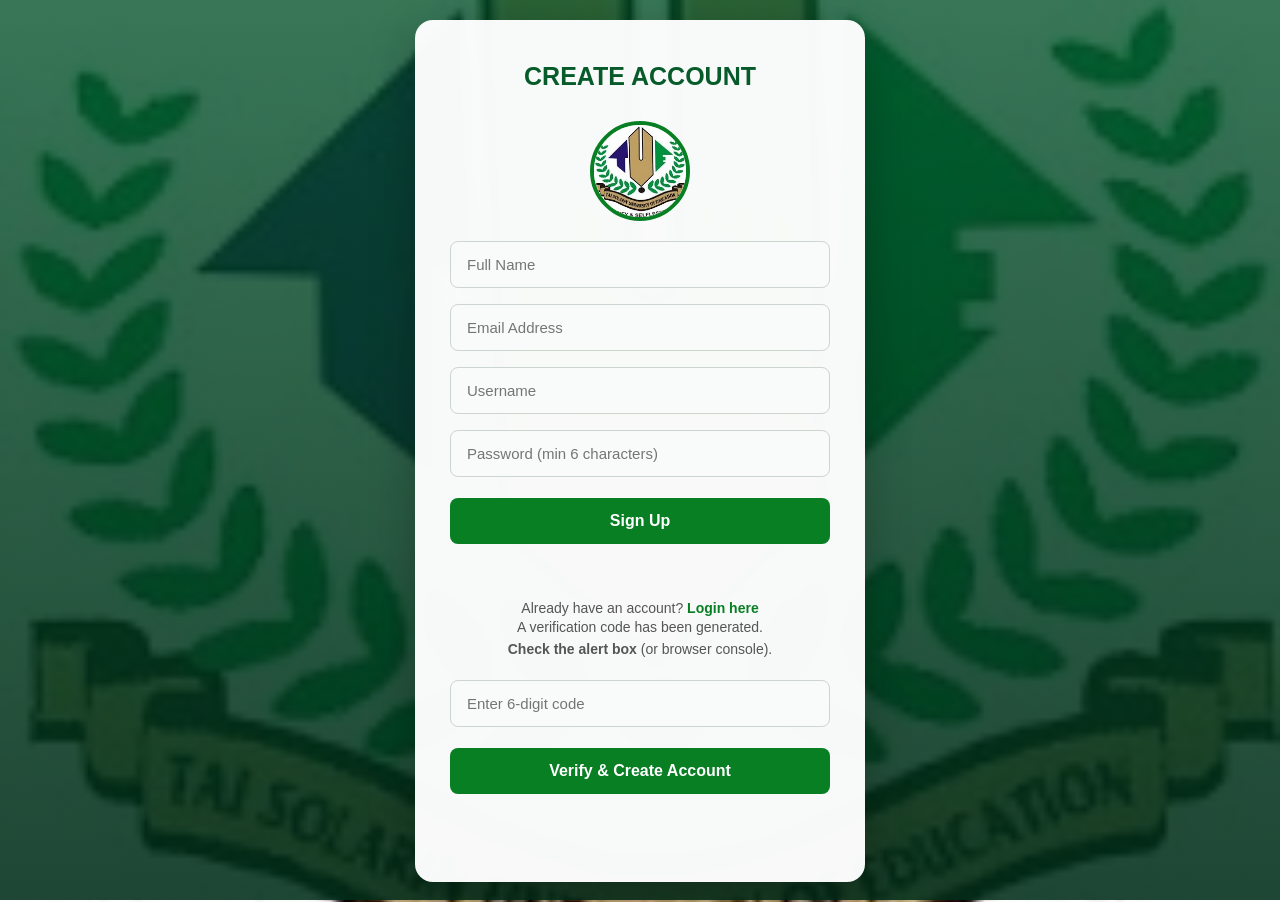
<file: signup.html>
<!DOCTYPE html>
<html>
<head>
  <title>Sign Up - SIWES</title>
  <meta name="viewport" content="width=device-width, initial-scale=1.0">
  <link rel="stylesheet" href="./style.css">
</head>
<body class="background-logo">
 
  <div class="container">
    <h2>CREATE ACCOUNT</h2>
        <!-- Replace with your actual logo path if needed -->
    <img src="tasued.jpg" alt="tasued" class="logo" onerror="this.style.display='none'">

    <!-- ========== SIGNUP FORM ========== -->
    <div id="signupSection">
      <input type="text" id="fullname" placeholder="Full Name">
      <input type="email" id="email" placeholder="Email Address">
      <input type="text" id="username" placeholder="Username">
      <input type="password" id="password" placeholder="Password (min 6 characters)">
      
      <button onclick="startSignup()">Sign Up</button>
      <p class="error" id="signupError"></p>
      
      <div class="link">
        Already have an account? <a href="login.html">Login here</a>
      </div>
    </div>

    <!-- ========== VERIFICATION FORM ========== -->
    <div id="verifySection">
      <p class="info">
        A verification code has been generated.<br>
        <strong>Check the alert box</strong> (or browser console).
      </p>
      
      <input type="text" id="verifyCode" placeholder="Enter 6-digit code" maxlength="6">
      
      <button onclick="verifyAccount()">Verify & Create Account</button>
      <p class="error" id="verifyError"></p>
      <p class="success" id="verifySuccess"></p>
    </div>
  </div>

  <script>
    // Temporary storage while verifying
    let pendingUser = null;
    let generatedCode = null;

    function startSignup() {
      // Get values
      const fullname = document.getElementById('fullname').value.trim();
      const email = document.getElementById('email').value.trim().toLowerCase();
      const username = document.getElementById('username').value.trim().toLowerCase();
      const password = document.getElementById('password').value;

      const errorEl = document.getElementById('signupError');
      errorEl.textContent = '';

      // Validation
      if (!fullname || !email || !username || !password) {
        errorEl.textContent = 'Please fill in all fields';
        return;
      }

      if (password.length < 6) {
        errorEl.textContent = 'Password must be at least 6 characters';
        return;
      }

      // Check if email or username already exists
      const users = JSON.parse(localStorage.getItem('portfolioUsers') || '[]');

      if (users.some(u => u.email === email)) {
        errorEl.textContent = 'This email is already registered';
        return;
      }

      if (users.some(u => u.username === username)) {
        errorEl.textContent = 'This username is already taken';
        return;
      }

      // Generate 6-digit code
      generatedCode = Math.floor(100000 + Math.random() * 900000).toString();

      // Save temporarily
      pendingUser = {
        fullname: fullname,
        email: email,
        username: username,
        password: password,
        verified: false
      };

      // Show the code (DEMO mode)
      alert('DEMO MODE\n\nYour verification code is:\n\n' + generatedCode + '\n\n(Enter this code on the next screen)');
      console.log('Verification Code:', generatedCode);

      // Switch to verification screen
      document.getElementById('signupSection').style.display = 'none';
      document.getElementById('verifySection').style.display = 'block';
    }

    function verifyAccount() {
      const enteredCode = document.getElementById('verifyCode').value.trim();
      const errorEl = document.getElementById('verifyError');
      const successEl = document.getElementById('verifySuccess');

      errorEl.textContent = '';
      successEl.textContent = '';

      if (!enteredCode) {
        errorEl.textContent = 'Please enter the verification code';
        return;
      }

      if (enteredCode !== generatedCode) {
        errorEl.textContent = 'Incorrect verification code';
        return;
      }

      // Code is correct → save the user permanently
      const users = JSON.parse(localStorage.getItem('portfolioUsers') || '[]');
      pendingUser.verified = true;
      users.push(pendingUser);
      localStorage.setItem('portfolioUsers', JSON.stringify(users));

      successEl.textContent = 'Account created successfully! Redirecting...';

      // Redirect to login after 1.5 seconds
      setTimeout(function() {
        window.location.href = 'login.html';
      }, 1500);
    }
  </script>
</body>
</html>
</file>
<file: style.css>
/* =========================================================
   TASFUED LEARN - GLOBAL RESET
========================================================= */

* {
    margin: 0;
    padding: 0;
    box-sizing: border-box;
}

html {
    scroll-behavior: smooth;
}

body {
    font-family: Arial, Helvetica, sans-serif;
    color: #202938;
}

/* =========================================
NEED HELP BUTTON
========================================= */

.portal-help {
width: 100%;


display: flex;
align-items: center;
gap: 12px;

padding: 12px;

border: none;
border-radius: 10px;

background: transparent;

color: inherit;

text-align: left;

cursor: pointer;

transition: 0.3s;

}

.portal-help:hover {
background: rgba(255, 255, 255, 0.08);
}

.help-icon {
width: 38px;
height: 38px;


display: flex;
align-items: center;
justify-content: center;

border-radius: 50%;

background: #087f23;

color: white;

font-weight: bold;

}

.portal-help strong,
.portal-help small {
display: block;
}

.portal-help small {
margin-top: 4px;
opacity: 0.7;
}

/* =========================================
HELP OVERLAY
========================================= */

.help-overlay {
position: fixed;

inset: 0;

display: none;

align-items: center;
justify-content: center;

padding: 20px;

background: rgba(0, 0, 0, 0.65);

z-index: 9999;

}

.help-overlay.show {
display: flex;
}

/* =========================================
HELP MODAL
========================================= */

.help-modal {
position: relative;

width: 100%;
max-width: 450px;

padding: 35px;

background: white;

border-radius: 18px;

box-shadow: 0 20px 60px rgba(0, 0, 0, 0.3);

text-align: center;

}

.help-modal h2 {
margin-bottom: 12px;
color: #087f23;

}

.help-modal p {
color: #666;

line-height: 1.6;

}

/* =========================================
CLOSE BUTTON
========================================= */

.help-close {
position: absolute;

top: 12px;
right: 15px;

width: 35px;
height: 35px;

border: none;
border-radius: 50%;

background: #f1f1f1;

color: #333;

font-size: 24px;

cursor: pointer;

}

/* =========================================
MODAL ICON
========================================= */

.help-modal-icon {
width: 65px;
height: 65px;

margin: 0 auto 18px;

display: flex;
align-items: center;
justify-content: center;

border-radius: 50%;

background: #087f23;

color: white;

font-size: 28px;
font-weight: bold;

}

/* =========================================
HELP OPTIONS
========================================= */

.help-options {
display: flex;

flex-direction: column;

gap: 12px;

margin-top: 25px;

}

.help-option {
width: 100%;
display: flex;

align-items: center;

gap: 15px;

padding: 15px;

border: 1px solid #e5e5e5;

border-radius: 10px;

background: white;

color: #222;

text-decoration: none;

text-align: left;

cursor: pointer;

transition: 0.3s;

}

.help-option:hover {
border-color: #087f23;

transform: translateY(-2px);

box-shadow: 0 5px 15px rgba(0, 0, 0, 0.08);

}

.help-option > span {
font-size: 22px;
}

.help-option strong,
.help-option small {
display: block;
}

.help-option small {
margin-top: 4px;

color: #777;

}

/* =========================================
HELP MESSAGE
========================================= */

.help-message {
margin-top: 18px;


color: #087f23 !important;

font-weight: bold;
}


/* =========================================
RESET
========================================= */

* {
  margin: 0;
  padding: 0;
  box-sizing: border-box;
  }

/* =========================================
BODY
========================================= */

body {
font-family: Arial, Helvetica, sans-serif;
}

/* =========================================
BACKGROUND
========================================= */

.background-logo {
min-height: 100vh;


display: flex;
justify-content: center;
align-items: center;

padding: 20px;

background:
    linear-gradient(
        rgba(0, 80, 40, 0.78),
        rgba(0, 45, 25, 0.88)
    ),
    url("tasued.jpg");

background-size: cover;
background-position: center;
background-repeat: no-repeat;
background-attachment: fixed;

}

/* =========================================
MAIN CONTAINER
========================================= */

.container {
width: 100%;
max-width: 450px;


padding: 35px 30px;

background: rgba(255, 255, 255, 0.97);

border-radius: 18px;

box-shadow:
    0 15px 40px rgba(0, 0, 0, 0.3);

text-align: center;

}

/* =========================================
LOGO
========================================= */

.logo {
width: 100px;
height: 100px;

object-fit: cover;

border-radius: 50%;

margin-bottom: 15px;

border: 4px solid #087f23;

}

/* =========================================
HEADING
========================================= */

.container h2 {
margin-bottom: 25px;


color: #087f23;

font-size: 25px;

font-weight: bold;

}

/* =========================================
INPUTS
========================================= */

.container input {
width: 100%;

padding: 14px 15px;

margin-bottom: 15px;

border: 1px solid #ccc;

border-radius: 8px;

outline: none;

font-size: 15px;

transition: 0.3s;

}

.container input:focus {
border-color: #087f23;


box-shadow:
    0 0 0 3px rgba(8, 127, 35, 0.12);
}

/* =========================================
BUTTON
========================================= */

.container button {
width: 100%;

padding: 14px;

margin-top: 5px;

border: none;

border-radius: 8px;

background: #087f23;

color: white;

font-size: 16px;

font-weight: bold;

cursor: pointer;

transition: 0.3s;
}

.container button:hover {
background: #05651c;

transform: translateY(-1px);
}

.container button:active {
transform: translateY(0);
}

/* =========================================
ERROR
========================================= */

.error {
min-height: 20px;

margin-top: 12px;

color: #d00000;

font-size: 14px;

}

/* =========================================
SUCCESS
========================================= */

.success {
margin-top: 12px;

color: #087f23;

font-size: 14px;

font-weight: bold;

}

/* =========================================
INFORMATION TEXT
========================================= */

.info {
margin-bottom: 20px;
color: #555;

line-height: 1.6;

font-size: 14px;
}

/* =========================================
LINKS
========================================= */

.link {
margin-top: 20px;

color: #555;

font-size: 14px;
}

.link a {
color: #087f23;

font-weight: bold;

text-decoration: none;
}

.link a:hover {
text-decoration: underline;
}

/* =========================================
MOBILE
========================================= */

@media (max-width: 500px) {

.container {
    padding: 30px 20px;

    border-radius: 14px;
}

.container h2 {
    font-size: 21px;
}

.logo {
    width: 85px;
    height: 85px;
}

.container input {
    padding: 13px;
}

.container button {
    padding: 13px;
}
}
/* =========================================================
   LOGIN / SIGNUP BACKGROUND
========================================================= */

.background-logo {
    min-height: 100vh;

    display: flex;
    justify-content: center;
    align-items: center;

    padding: 20px;

    background:
        linear-gradient(
            rgba(0, 80, 40, 0.78),
            rgba(0, 45, 25, 0.88)
        ),
        url("tasued.jpg");

    background-size: cover;
    background-position: center;
    background-repeat: no-repeat;
    background-attachment: fixed;
}


/* =========================================================
   LOGIN CONTAINER
========================================================= */

.container {
    width: 100%;
    max-width: 450px;

    background: rgba(255, 255, 255, 0.97);

    padding: 40px 35px;

    border-radius: 18px;

    box-shadow:
        0 15px 45px rgba(0, 0, 0, 0.25);

    text-align: center;
}


/* =========================================================
   LOGO
========================================================= */

.logo {
    width: 100px;
    height: 100px;

    object-fit: contain;

    display: block;

    margin: 0 auto 20px;

    border-radius: 50%;
}


/* =========================================================
   HEADING
========================================================= */

.container h2 {
    color: #075b2a;

    font-size: 25px;

    margin-bottom: 28px;

    line-height: 1.3;
}


/* =========================================================
   INPUT FIELDS
========================================================= */

.container input {
    width: 100%;

    padding: 14px 16px;

    margin-bottom: 16px;

    border: 1px solid #ccd5ce;

    border-radius: 8px;

    outline: none;

    font-size: 15px;

    background: #f9fbfa;

    transition: 0.25s;
}


/* INPUT FOCUS */

.container input:focus {
    border-color: #087f23;

    background: #ffffff;

    box-shadow:
        0 0 0 3px rgba(8, 127, 35, 0.12);
}


/* =========================================================
   LOGIN BUTTON
========================================================= */

.container > button {
    width: 100%;

    padding: 14px;

    margin-top: 5px;

    border: none;

    border-radius: 8px;

    background: #087f23;

    color: white;

    font-size: 16px;

    font-weight: bold;

    cursor: pointer;

    transition: 0.25s;
}


/* BUTTON HOVER */

.container > button:hover {
    background: #05651c;

    transform: translateY(-1px);

    box-shadow:
        0 5px 15px rgba(8, 127, 35, 0.25);
}


/* BUTTON CLICK */

.container > button:active {
    transform: translateY(0);
}


/* =========================================================
   ERROR MESSAGE
========================================================= */

.error {
    min-height: 22px;

    margin-top: 14px;

    color: #d62828;

    font-size: 14px;

    font-weight: 500;
}


/* =========================================================
   SIGNUP LINK
========================================================= */

.link {
    margin-top: 20px;

    font-size: 14px;

    color: #555;
}

.link a {
    color: #087f23;

    font-weight: bold;

    text-decoration: none;
}

.link a:hover {
    text-decoration: underline;
}


/* =========================================================
   RESPONSIVE DESIGN
========================================================= */

@media (max-width: 600px) {

    .background-logo {
        padding: 15px;
    }

    .container {
        padding: 30px 22px;

        border-radius: 14px;
    }

    .container h2 {
        font-size: 21px;
    }

    .logo {
        width: 85px;
        height: 85px;
    }

}


/* =========================================================
   VERY SMALL PHONES
========================================================= */

@media (max-width: 380px) {

    .container {
        padding: 25px 18px;
    }

    .container h2 {
        font-size: 19px;
    }

    .container input {
        padding: 12px;
    }

    .container > button {
        padding: 12px;
    }

}


/* ==========================================
   TASFUED LEARN PORTAL
   PROFESSIONAL UNIVERSITY DASHBOARD
========================================== */

@import url('https://fonts.googleapis.com/css2?family=Inter:wght@400;500;600;700;800&display=swap');


/* =========================
   RESET
========================= */

* {
    margin: 0;
    padding: 0;
    box-sizing: border-box;
}


html {
    scroll-behavior: smooth;
}


body {
    font-family: "Inter", "Segoe UI", Arial, sans-serif;

    background: #f5f7f8;

    color: #1f2933;

    min-height: 100vh;
}


/* =========================
   SIDEBAR
========================= */

.portal-sidebar {

    position: fixed;

    left: 0;
    top: 0;
    bottom: 0;

    width: 260px;

    background: #063b18;

    color: white;

    display: flex;

    flex-direction: column;

    z-index: 1000;

    box-shadow:
        4px 0 25px rgba(0,0,0,.12);
}


/* =========================
   BRAND
========================= */

.portal-brand {

    height: 90px;

    display: flex;

    align-items: center;

    gap: 13px;

    padding: 20px 22px;

    border-bottom:
        1px solid rgba(255,255,255,.1);
}


.brand-logo {

    width: 48px;
    height: 48px;

    background: white;

    border-radius: 50%;

    display: flex;

    align-items: center;

    justify-content: center;

    overflow: hidden;
}


.brand-logo img {

    width: 42px;
    height: 42px;

    object-fit: contain;
}


.portal-brand h2 {

    font-size: 18px;

    letter-spacing: .5px;
}


.portal-brand span {

    display: block;

    font-size: 9px;

    letter-spacing: 2px;

    opacity: .7;

    margin-top: 3px;
}


/* =========================
   NAVIGATION
========================= */

.portal-navigation {

    padding: 25px 15px;

    flex: 1;
}


.portal-link {

    display: flex;

    align-items: center;

    gap: 14px;

    padding: 13px 15px;

    margin-bottom: 7px;

    color: rgba(255,255,255,.7);

    text-decoration: none;

    border-radius: 9px;

    font-size: 13px;

    font-weight: 500;

    transition: .25s;
}


.portal-link:hover {

    color: white;

    background:
        rgba(255,255,255,.08);

    transform: translateX(3px);
}


.portal-link.active {

    background: #0c8d31;

    color: white;

    box-shadow:
        0 6px 15px rgba(0,0,0,.15);
}


.nav-icon {

    width: 25px;

    text-align: center;

    font-size: 17px;
}


/* =========================
   SIDEBAR BOTTOM
========================= */

.sidebar-bottom {

    padding: 18px;

    border-top:
        1px solid rgba(255,255,255,.1);
}


.portal-help {

    display: flex;

    align-items: center;

    gap: 10px;

    padding: 12px;

    margin-bottom: 15px;

    background:
        rgba(255,255,255,.06);

    border-radius: 9px;
}


.help-icon {

    width: 32px;
    height: 32px;

    background: #0c8d31;

    border-radius: 50%;

    display: flex;

    align-items: center;

    justify-content: center;

    font-weight: bold;
}


.portal-help strong {

    display: block;

    font-size: 12px;
}


.portal-help small {

    display: block;

    font-size: 9px;

    opacity: .65;

    margin-top: 3px;
}


.sidebar-logout {

    width: 100%;

    padding: 11px;

    border: 1px solid
        rgba(255,255,255,.15);

    background:
        rgba(255,255,255,.06);

    color: white;

    border-radius: 8px;

    cursor: pointer;

    font-weight: 600;

    transition: .25s;
}


.sidebar-logout:hover {

    background: #e63946;

    border-color: #e63946;
}


/* =========================
   MAIN
========================= */

.portal-main {

    margin-left: 260px;

    min-height: 100vh;
}


/* =========================
   HEADER
========================= */

.portal-header {

    height: 90px;

    background: white;

    border-bottom:
        1px solid #e5e9ec;

    padding: 0 35px;

    display: flex;

    align-items: center;

    justify-content: space-between;
}


.header-title span {

    color: #8a949e;

    font-size: 11px;

    font-weight: 600;

    text-transform: uppercase;

    letter-spacing: 1px;
}


.header-title h1 {

    margin-top: 4px;

    font-size: 23px;

    color: #16251c;
}


.header-actions {

    display: flex;

    align-items: center;

    gap: 25px;
}


.notification-button {

    width: 42px;
    height: 42px;

    border: 1px solid #e3e7e9;

    background: white;

    border-radius: 10px;

    cursor: pointer;

    position: relative;

    font-size: 17px;
}


.notification-dot {

    width: 7px;
    height: 7px;

    background: #e63946;

    border-radius: 50%;

    position: absolute;

    right: 8px;
    top: 8px;

    border: 2px solid white;
}


.header-user {

    display: flex;

    align-items: center;

    gap: 10px;
}


.header-avatar {

    width: 42px;
    height: 42px;

    background: #087f23;

    color: white;

    border-radius: 50%;

    display: flex;

    align-items: center;

    justify-content: center;

    font-size: 13px;

    font-weight: 700;
}


.header-user-text strong {

    display: block;

    font-size: 12px;

    max-width: 160px;

    overflow: hidden;

    text-overflow: ellipsis;

    white-space: nowrap;
}


.header-user-text small {

    display: block;

    font-size: 10px;

    color: #89939b;

    margin-top: 3px;
}


/* =========================
   MOBILE MENU
========================= */

.mobile-menu {

    display: none;

    border: none;

    background: none;

    font-size: 22px;

    cursor: pointer;
}


/* =========================
   CONTENT
========================= */

.portal-content {

    max-width: 1400px;

    margin: auto;

    padding: 30px 35px;
}


/* =========================
   WELCOME
========================= */

.welcome-card {

    min-height: 210px;

    border-radius: 15px;

    overflow: hidden;

    position: relative;

    display: flex;

    align-items: center;

    justify-content: space-between;

    padding: 35px 45px;

    background:
        linear-gradient(
            120deg,
            #07551f,
            #0b8b31
        );

    color: white;

    box-shadow:
        0 12px 30px
        rgba(4,90,30,.18);
}


.welcome-content {

    position: relative;

    z-index: 2;

    max-width: 650px;
}


.welcome-label {

    font-size: 10px;

    letter-spacing: 2px;

    opacity: .7;

    font-weight: 700;
}


.welcome-content h2 {

    font-size: 31px;

    margin: 10px 0;

    font-weight: 800;
}


.welcome-content p {

    font-size: 13px;

    line-height: 1.7;

    color: rgba(255,255,255,.8);

    max-width: 550px;
}


.primary-action {

    display: inline-block;

    margin-top: 20px;

    padding: 11px 18px;

    background: white;

    color: #087f23;

    border-radius: 7px;

    text-decoration: none;

    font-size: 12px;

    font-weight: 700;

    transition: .25s;
}


.primary-action:hover {

    transform: translateY(-2px);

    box-shadow:
        0 8px 20px rgba(0,0,0,.2);
}


.welcome-decoration {

    width: 220px;
    height: 180px;

    position: relative;

    display: flex;

    align-items: center;

    justify-content: center;
}


.welcome-decoration img {

    width: 130px;
    height: 130px;

    object-fit: contain;

    position: relative;

    z-index: 3;

    background: white;

    border-radius: 50%;

    padding: 7px;
}


.floating-circle {

    position: absolute;

    border-radius: 50%;

    background:
        rgba(255,255,255,.07);
}


.circle-one {

    width: 180px;
    height: 180px;
}


.circle-two {

    width: 110px;
    height: 110px;
}


/* =========================
   STATISTICS
========================= */

.statistics-grid {

    display: grid;

    grid-template-columns:
        repeat(4,1fr);

    gap: 18px;

    margin: 22px 0;
}


.stat-card {

    background: white;

    border: 1px solid #e8ecee;

    border-radius: 12px;

    padding: 20px;

    display: flex;

    align-items: center;

    gap: 14px;

    box-shadow:
        0 4px 15px rgba(0,0,0,.035);

    transition: .25s;
}


.stat-card:hover {

    transform: translateY(-3px);

    box-shadow:
        0 10px 25px rgba(0,0,0,.08);
}


.stat-icon {

    width: 46px;
    height: 46px;

    border-radius: 10px;

    display: flex;

    align-items: center;

    justify-content: center;

    font-size: 18px;
}


.stat-icon.green {

    background: #e7f6eb;
    color: #087f23;
}


.stat-icon.blue {

    background: #e7f1ff;
    color: #2374d8;
}


.stat-icon.orange {

    background: #fff2df;
    color: #e78a16;
}


.stat-icon.purple {

    background: #f1e9ff;
    color: #7542c4;
}


.stat-card span {

    display: block;

    color: #8b949c;

    font-size: 10px;

    margin-bottom: 5px;
}


.stat-card strong {

    font-size: 20px;

    color: #18231c;
}


/* =========================
   DASHBOARD GRID
========================= */

.dashboard-grid {

    display: grid;

    grid-template-columns:
        minmax(0, 2fr)
        minmax(280px, .9fr);

    gap: 22px;
}


.dashboard-left,
.dashboard-right {

    display: flex;

    flex-direction: column;

    gap: 22px;
}


/* =========================
   CARD
========================= */

.dashboard-card {

    background: white;

    border: 1px solid #e7ebed;

    border-radius: 13px;

    padding: 25px;

    box-shadow:
        0 4px 18px rgba(0,0,0,.035);
}


.card-heading {

    display: flex;

    align-items: center;

    justify-content: space-between;

    margin-bottom: 22px;
}


.section-label {

    display: block;

    font-size: 9px;

    font-weight: 800;

    letter-spacing: 1.5px;

    color: #0a8529;

    margin-bottom: 5px;
}


.card-heading h3 {

    font-size: 18px;

    color: #17221b;
}


.course-count {

    font-size: 10px;

    color: #7d878e;

    background: #f2f5f3;

    padding: 7px 10px;

    border-radius: 20px;
}


/* =========================
   PROFILE
========================= */

.profile-layout {

    display: flex;

    gap: 22px;

    align-items: flex-start;
}


.large-avatar {

    min-width: 82px;
    height: 82px;

    background:
        linear-gradient(
            135deg,
            #087f23,
            #20a64b
        );

    color: white;

    border-radius: 14px;

    display: flex;

    align-items: center;

    justify-content: center;

    font-size: 25px;

    font-weight: 800;
}


.profile-details {

    width: 100%;
}


.profile-details h2 {

    font-size: 20px;

    color: #17221b;
}


.profile-course {

    color: #087f23;

    font-size: 11px;

    margin-top: 5px;

    font-weight: 600;
}


.profile-information {

    display: grid;

    grid-template-columns:
        repeat(2,1fr);

    gap: 15px;

    margin-top: 20px;
}


.profile-information div {

    padding: 12px;

    background: #f7f9f8;

    border-radius: 8px;
}


.profile-information span {

    display: block;

    color: #89939a;

    font-size: 9px;

    margin-bottom: 5px;
}


.profile-information strong {

    display: block;

    font-size: 11px;

    color: #39443d;

    word-break: break-word;
}

/* =========================================
   SKILLS & COURSES
========================================= */

.course-main {
    width: 90%;
    max-width: 1200px;
    margin: 40px auto;
}

.page-title {
    text-align: center;
    margin-bottom: 35px;
    color: #087f23;
    font-size: 32px;
}


/* =========================================
   COURSE GRID
========================================= */

.courses-grid {
    display: grid;
    grid-template-columns: repeat(2, minmax(0, 1fr));
    gap: 25px;
    width: 100%;
}


/* =========================================
   COURSE CARD
   IMAGE ON TOP
   DETAILS UNDER IMAGE
========================================= */

.course-card {
    display: flex;
    flex-direction: column;

    width: 100%;
    min-width: 0;

    background: #ffffff;

    border: 1px solid #e5e9e7;
    border-radius: 15px;

    overflow: hidden;

    text-decoration: none;
    color: inherit;

    box-shadow: 0 5px 20px rgba(0, 0, 0, 0.06);

    transition:
        transform 0.25s ease,
        box-shadow 0.25s ease,
        border-color 0.25s ease;
}

.course-card:hover {
    transform: translateY(-5px);

    border-color: #087f23;

    box-shadow: 0 12px 30px rgba(0, 0, 0, 0.12);
}


/* =========================================
   COURSE IMAGE
   FULL WIDTH OF CARD
========================================= */

.course-image {
    width: 600px;
    height: 900px;
 

    overflow: hidden;

    background: #087f23;

    flex-shrink: 0;
}

.course-image img {
    width: 100%;
    height: 100%;

    display: block;

    object-fit: cover;
    object-position: center;
}


/* =========================================
   COURSE DETAILS
   UNDER IMAGE
========================================= */

.course-body {
    width: 100%;

    box-sizing: border-box;

    padding: 20px 22px 22px;

    display: flex;
    flex-direction: column;
}


/* =========================================
   COURSE META
========================================= */

.course-meta {
    display: flex;
    align-items: center;

    gap: 7px;

    margin-bottom: 8px;

    color: #087f23;

    font-size: 16px;
    font-weight: 700;
}


/* =========================================
   COURSE TITLE
========================================= */

.course-name {
    margin: 0 0 8px;

    color: #17251b;

    font-size: 19px;
    font-weight: 700;

    line-height: 1.3;
}


/* =========================================
   COURSE DESCRIPTION
========================================= */

.course-desc {
    margin: 0;

    color: #707a74;

    font-size: 14px;

    line-height: 1.6;
}


/* =========================================
   START LEARNING BUTTON
========================================= */

.learn-btn {
    align-self: flex-start;

    margin-top: 16px;

    padding: 10px 17px;

    border: none;
    border-radius: 7px;

    background: #087f23;
    color: #ffffff;

    font-size: 13px;
    font-weight: 700;

    cursor: pointer;

    transition: 0.2s ease;
}

.learn-btn:hover {
    background: #065f1b;

    transform: translateX(3px);
}


/* =========================================
   HEADER
========================================= */

.course-header {
    min-height: 70px;

    display: flex;
    align-items: center;
    justify-content: space-between;

    padding: 0 5%;

    background: #087f23;

    color: white;
}

.logo {
    display: flex;
    flex-direction: column;
}

.logo strong {
    font-size: 20px;
}

.logo span {
    font-size: 10px;
    opacity: 0.8;
}

.course-nav {
    display: flex;
    gap: 25px;
}

.course-nav a {
    color: white;

    text-decoration: none;

    font-size: 14px;
}

.course-nav a.active {
    font-weight: bold;

    border-bottom: 2px solid white;

    padding-bottom: 5px;
}

.header-buttons {
    display: flex;
    gap: 10px;
}

.header-buttons button {
    border: none;

    padding: 9px 14px;

    border-radius: 7px;

    cursor: pointer;
}

.logout-btn {
    background: #dc3545;

    color: white;
}


/* =========================================
   FOOTER
========================================= */

.course-footer {
    margin-top: 50px;

    padding: 25px;

    text-align: center;

    background: #073b16;

    color: white;
}


/* =========================================
   TABLET
========================================= */

@media (max-width: 900px) {

    .courses-grid {
        grid-template-columns: 1fr;
    }

    .course-card {
        width: 100%;
        max-width: 750px;

        margin: 0 auto;
    }

    .course-image {
        height: 300px;
    }
}


/* =========================================
   MOBILE
========================================= */

@media (max-width: 600px) {

    .course-main {
        width: 94%;
        margin: 25px auto;
    }

    .courses-grid {
        grid-template-columns: 1fr;

        gap: 18px;
    }

    .course-image {
        height: 220px;
    }

    .course-body {
        padding: 18px;
    }

    .course-name {
        font-size: 17px;
    }

    .course-desc {
        font-size: 13px;
    }

    .course-header {
        flex-wrap: wrap;

        gap: 15px;

        padding: 15px;
    }

    .course-nav {
        order: 3;

        width: 100%;

        justify-content: center;
    }
}


/* =========================================
   SMALL PHONES
========================================= */

@media (max-width: 400px) {

    .course-image {
        height: 190px;
    }

    .course-body {
        padding: 16px;
    }

    .course-name {
        font-size: 16px;
    }

    .course-desc {
        font-size: 12px;
    }
}


/* =========================
   EDUCATION
========================= */

.education-item {

    display: flex;

    gap: 15px;

    padding-bottom: 22px;

    margin-bottom: 22px;

    border-bottom:
        1px solid #edf0f1;
}


.education-item:last-child {

    border-bottom: none;

    padding-bottom: 0;

    margin-bottom: 0;
}


.education-marker {

    width: 40px;
    height: 40px;

    flex-shrink: 0;

    border-radius: 9px;

    background: #eaf7ed;

    display: flex;

    align-items: center;

    justify-content: center;
}


.education-date {

    color: #087f23;

    font-size: 9px;

    font-weight: 800;

    letter-spacing: .8px;
}


.education-content h4 {

    font-size: 13px;

    margin: 5px 0;

    color: #26312a;
}


.education-content p {

    font-size: 11px;

    color: #087f23;

    font-weight: 600;

    margin-bottom: 6px;
}


.education-content small {

    font-size: 10px;

    color: #818b91;

    line-height: 1.6;
}


/* =========================
   SIWES
========================= */

.experience-text p {

    color: #68737a;

    font-size: 12px;

    line-height: 1.7;

    margin-bottom: 18px;
}


.experience-list {

    display: grid;

    grid-template-columns:
        repeat(2,1fr);

    gap: 10px;
}


.experience-list span {

    background: #f4f8f5;

    color: #3c4c42;

    padding: 11px;

    border-radius: 7px;

    font-size: 10px;

    font-weight: 600;
}


/* =========================
   QUICK ACTION
========================= */

.quiz-action {

    display: flex;

    align-items: center;

    gap: 12px;

    padding: 14px;

    background: #f2faf4;

    border-radius: 9px;

    text-decoration: none;

    color: inherit;

    transition: .25s;
}


.quiz-action:hover {

    background: #e6f6e9;

    transform: translateY(-2px);
}


.quiz-icon {

    width: 40px;
    height: 40px;

    border-radius: 8px;

    background: #087f23;

    color: white;

    display: flex;

    align-items: center;

    justify-content: center;
}


.quiz-action strong {

    display: block;

    font-size: 11px;

    color: #26312a;
}


.quiz-action span {

    display: block;

    font-size: 9px;

    color: #859088;

    margin-top: 4px;
}


.quiz-action b {

    margin-left: auto;

    color: #087f23;
}


.secondary-action {

    display: block;

    text-align: center;

    text-decoration: none;

    border: 1px solid #dfe6e1;

    color: #087f23;

    padding: 11px;

    border-radius: 8px;

    margin-top: 10px;

    font-size: 10px;

    font-weight: 700;

    transition: .25s;
}


.secondary-action:hover {

    background: #087f23;

    color: white;
}


/* =========================
   ABOUT
========================= */

.about-card h3,
.notice-card h3 {

    font-size: 17px;

    margin-bottom: 10px;

    color: #1d2921;
}


.about-card p,
.notice-card p {

    color: #79838a;

    font-size: 11px;

    line-height: 1.8;
}


/* =========================
   NOTICE
========================= */

.notice-card {

    background:
        linear-gradient(
            145deg,
            #f1f9f3,
            white
        );
}


.notice-top {

    display: flex;

    align-items: center;

    gap: 10px;

    margin-bottom: 15px;
}


.notice-symbol {

    width: 30px;
    height: 30px;

    background: #087f23;

    color: white;

    border-radius: 50%;

    display: flex;

    align-items: center;

    justify-content: center;

    font-weight: bold;

    font-size: 12px;
}


/* =========================
   FOOTER
========================= */

.portal-footer {

    max-width: 1400px;

    margin: auto;

    padding: 25px 35px 35px;

    display: flex;

    justify-content: space-between;

    align-items: center;

    color: #89939a;

    font-size: 10px;
}


.portal-footer strong {

    display: block;

    color: #435049;

    font-size: 11px;

    margin-bottom: 4px;
}


.portal-footer span {

    font-size: 9px;
}


/* =========================
   TABLET
========================= */

@media (max-width: 1100px) {

    .statistics-grid {

        grid-template-columns:
            repeat(2,1fr);
    }

    .dashboard-grid {

        grid-template-columns: 1fr;
    }

    .dashboard-right {

        display: grid;

        grid-template-columns:
            repeat(3,1fr);

        align-items: start;
    }

}


/* =========================
   MOBILE
========================= */

@media (max-width: 800px) {

    .portal-sidebar {

        transform: translateX(-100%);

        transition: .3s;

        width: 250px;
    }


    .portal-sidebar.sidebar-open {

        transform: translateX(0);
    }


    .portal-main {

        margin-left: 0;
    }


    .mobile-menu {

        display: block;
    }


    .portal-header {

        padding: 0 18px;

        height: 75px;

        gap: 15px;
    }


    .header-user-text {

        display: none;
    }


    .notification-button {

        width: 38px;
        height: 38px;
    }


    .portal-content {

        padding: 20px 15px;
    }


    .welcome-card {

        padding: 28px 22px;

        min-height: 220px;
    }


    .welcome-content h2 {

        font-size: 25px;
    }


    .welcome-decoration {

        display: none;
    }


    .statistics-grid {

        grid-template-columns:
            repeat(2,1fr);

        gap: 10px;
    }


    .stat-card {

        padding: 15px;
    }


    .dashboard-right {

        display: flex;
    }


    .courses-grid {

        grid-template-columns: 1fr;
    }


    .profile-layout {

        flex-direction: column;
    }


    .profile-information {

        grid-template-columns: 1fr;
    }


    .experience-list {

        grid-template-columns: 1fr;
    }


    .portal-footer {

        padding: 20px 15px;

        flex-direction: column;

        align-items: flex-start;

        gap: 12px;
    }

}


/* =========================
   SMALL PHONE
========================= */

@media (max-width: 450px) {

    .header-title h1 {

        font-size: 19px;
    }


    .welcome-content h2 {

        font-size: 22px;
    }


    .statistics-grid {

        grid-template-columns: 1fr 1fr;
    }


    .stat-icon {

        width: 38px;
        height: 38px;
    }


    .stat-card strong {

        font-size: 17px;
    }


    .dashboard-card {

        padding: 18px;
    }

}
</file>
